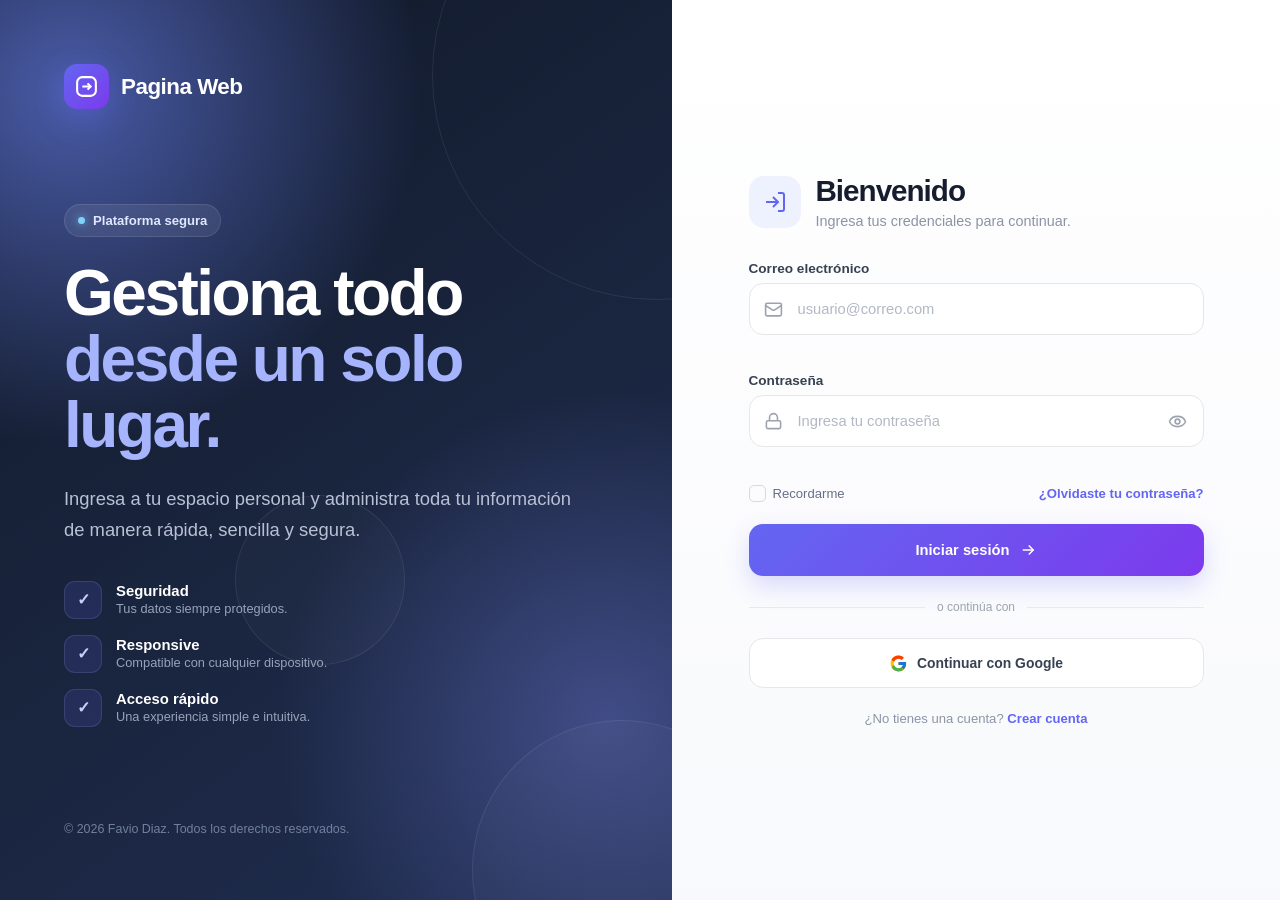
<file: Login_Moderno/index.html>
<!DOCTYPE html>
<html lang="es">
<head>
    <meta charset="UTF-8">
    <meta name="viewport" content="width=device-width, initial-scale=1.0">
    <meta name="description" content="Login moderno y responsive">
    <title>Login | Pagina Web</title>
    <link rel="stylesheet" href="styles.css">
</head>
<body>
    <main class="login-page">
        <section class="welcome-panel">
            <div class="decoration decoration-1"></div>
            <div class="decoration decoration-2"></div>
            <div class="decoration decoration-3"></div>

            <div class="brand">
                <div class="brand-logo">
                    <svg xmlns="http://www.w3.org/2000/svg" viewBox="0 0 24 24" fill="none" stroke="currentColor" stroke-width="2">
                        <rect x="3" y="3" width="18" height="18" rx="5" />
                        <path d="M8 12h8" />
                        <path d="m13 9 3 3-3 3" />
                    </svg>
                </div>
                <span>Pagina Web</span>
            </div>

            <div class="welcome-content">
                <div class="badge">
                    <span class="badge-dot"></span>
                    Plataforma segura
                </div>
                <h1>
                    Gestiona todo
                    <span>desde un solo lugar.</span>
                </h1>
                <p>
                    Ingresa a tu espacio personal y administra
                    toda tu información de manera rápida,
                    sencilla y segura.
                </p>

                <div class="features">
                    <div class="feature">
                        <div class="feature-icon">✓</div>
                        <div>
                            <strong>Seguridad</strong>
                            <p>Tus datos siempre protegidos.</p>
                        </div>
                    </div>
                    <div class="feature">
                        <div class="feature-icon">✓</div>
                        <div>
                            <strong>Responsive</strong>
                            <p>Compatible con cualquier dispositivo.</p>
                        </div>
                    </div>
                    <div class="feature">
                        <div class="feature-icon">✓</div>
                        <div>
                            <strong>Acceso rápido</strong>
                            <p>Una experiencia simple e intuitiva.</p>
                        </div>
                    </div>
                </div>
            </div>

            <div class="welcome-footer">
                © 2026 Favio Diaz. Todos los derechos reservados.
            </div>
        </section>

        <section class="login-container">
            <div class="login-box">
                <div class="mobile-brand">
                    <div class="brand-logo">
                        <svg xmlns="http://www.w3.org/2000/svg" viewBox="0 0 24 24" fill="none" stroke="currentColor" stroke-width="2">
                            <rect x="3" y="3" width="18" height="18" rx="5" />
                            <path d="M8 12h8" />
                            <path d="m13 9 3 3-3 3" />
                        </svg>
                    </div>
                    <span>Pagina Web</span>
                </div>

                <div class="login-header">
                    <div class="login-icon">
                        <svg xmlns="http://www.w3.org/2000/svg" viewBox="0 0 24 24" fill="none" stroke="currentColor" stroke-width="2">
                            <path d="M15 3h4a2 2 0 0 1 2 2v14a2 2 0 0 1-2 2h-4" />
                            <polyline points="10 17 15 12 10 7" />
                            <line x1="15" x2="3" y1="12" y2="12" />
                        </svg>
                    </div>
                    <div>
                        <h2>Bienvenido</h2>
                        <p>Ingresa tus credenciales para continuar.</p>
                    </div>
                </div>

                <form id="loginForm" novalidate>
                    <div class="form-group">
                        <label for="email">Correo electrónico</label>
                        <div class="input-container">
                            <div class="input-icon">
                                <svg xmlns="http://www.w3.org/2000/svg" viewBox="0 0 24 24" fill="none" stroke="currentColor" stroke-width="2">
                                    <rect x="2" y="4" width="20" height="16" rx="2" />
                                    <path d="m22 7-8.97 5.7a2 2 0 0 1-2.06 0L2 7" />
                                </svg>
                            </div>
                            <input type="email" id="email" name="email" placeholder="usuario@correo.com" autocomplete="email">
                        </div>
                        <span class="error-message" id="emailError"></span>
                    </div>

                    <div class="form-group">
                        <label for="password">Contraseña</label>
                        <div class="input-container">
                            <div class="input-icon">
                                <svg xmlns="http://www.w3.org/2000/svg" viewBox="0 0 24 24" fill="none" stroke="currentColor" stroke-width="2">
                                    <rect x="3" y="11" width="18" height="10" rx="2" />
                                    <path d="M7 11V7a5 5 0 0 1 10 0v4" />
                                </svg>
                            </div>
                            <input type="password" id="password" name="password" placeholder="Ingresa tu contraseña" autocomplete="current-password">
                            <button type="button" id="togglePassword" class="toggle-password" aria-label="Mostrar contraseña">
                                <svg id="eyeIcon" xmlns="http://www.w3.org/2000/svg" viewBox="0 0 24 24" fill="none" stroke="currentColor" stroke-width="2">
                                    <path d="M2.06 12.35a1 1 0 0 1 0-.7C3.6 7.95 7.2 5.5 12 5.5s8.4 2.45 9.94 6.15a1 1 0 0 1 0 .7C20.4 16.05 16.8 18.5 12 18.5s-8.4-2.45-9.94-6.15Z" />
                                    <circle cx="12" cy="12" r="3" />
                                </svg>
                            </button>
                        </div>
                        <span class="error-message" id="passwordError"></span>
                    </div>

                    <div class="form-options">
                        <label class="remember">
                            <input type="checkbox" id="remember">
                            <span class="checkmark"></span>
                            Recordarme
                        </label>
                        <a href="#" class="forgot-link">¿Olvidaste tu contraseña?</a>
                    </div>

                    <button type="submit" class="login-button" id="loginButton">
                        <span id="loginText">Iniciar sesión</span>
                        <span class="loader" id="loader"></span>
                        <svg class="login-arrow" xmlns="http://www.w3.org/2000/svg" viewBox="0 0 24 24" fill="none" stroke="currentColor" stroke-width="2">
                            <path d="M5 12h14" />
                            <path d="m13 6 6 6-6 6" />
                        </svg>
                    </button>

                    <div class="form-status" id="formStatus"></div>
                </form>

                <div class="separator">
                    <span></span>
                    <p>o continúa con</p>
                    <span></span>
                </div>

                <button type="button" class="google-button">
                    <svg viewBox="0 0 48 48">
                        <path fill="#FFC107" d="M43.6 20H24v8h11.3C33.7 32.6 29.5 36 24 36c-6.6 0-12-5.4-12-12s5.4-12 12-12c3 0 5.7 1.1 7.8 3l5.7-5.7C34 6 29.3 4 24 4 12.9 4 4 12.9 4 24s8.9 20 20 20c11.6 0 19.3-8.1 19.3-19.5 0-1.3-.1-2.5-.3-4.5z" />
                        <path fill="#FF3D00" d="m6.3 14.7 6.6 4.8C14.7 15.1 18.9 12 24 12c3 0 5.7 1.1 7.8 3l5.7-5.7C34 6 29.3 4 24 4c-7.7 0-14.4 4.4-17.7 10.7z" />
                        <path fill="#4CAF50" d="M24 44c5.2 0 9.8-1.7 13.2-4.7L31 34.1C29 35.5 26.7 36 24 36c-5.5 0-9.7-3.4-11.3-8l-6.5 5C9.5 39.5 16.3 44 24 44z" />
                        <path fill="#1976D2" d="M43.6 20H24v8h11.3c-.8 2.3-2.3 4.2-4.3 5.6l6.2 5.2c3.6-3.3 6.1-8.4 6.1-14.3 0-1.5-.1-3-.4-4.5z" />
                    </svg>
                    Continuar con Google
                </button>

                <p class="register-text">
                    ¿No tienes una cuenta?
                    <a href="#">Crear cuenta</a>
                </p>
            </div>
        </section>
    </main>

    <script src="script.js"></script>
</body>
</html>
</file>
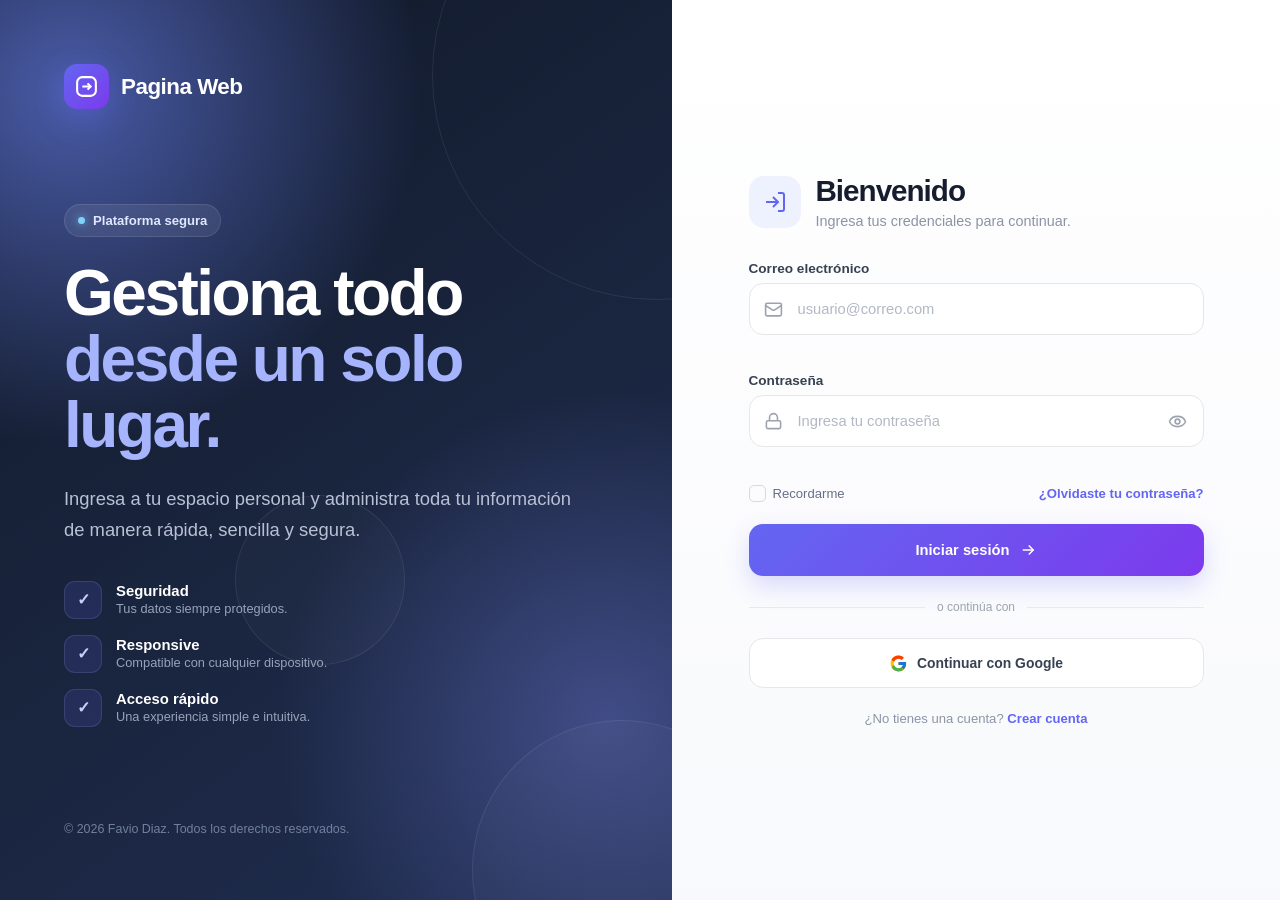
<file: interfaces/001-login-moderno/index.html>
<!DOCTYPE html>
<html lang="es">
<head>
    <meta charset="UTF-8">
    <meta name="viewport" content="width=device-width, initial-scale=1.0">
    <meta name="description" content="Login moderno y responsive">
    <title>Login | Pagina Web</title>
    <link rel="stylesheet" href="styles.css">
</head>
<body>
    <main class="login-page">
        <section class="welcome-panel">
            <div class="decoration decoration-1"></div>
            <div class="decoration decoration-2"></div>
            <div class="decoration decoration-3"></div>

            <div class="brand">
                <div class="brand-logo">
                    <svg xmlns="http://www.w3.org/2000/svg" viewBox="0 0 24 24" fill="none" stroke="currentColor" stroke-width="2">
                        <rect x="3" y="3" width="18" height="18" rx="5" />
                        <path d="M8 12h8" />
                        <path d="m13 9 3 3-3 3" />
                    </svg>
                </div>
                <span>Pagina Web</span>
            </div>

            <div class="welcome-content">
                <div class="badge">
                    <span class="badge-dot"></span>
                    Plataforma segura
                </div>
                <h1>
                    Gestiona todo
                    <span>desde un solo lugar.</span>
                </h1>
                <p>
                    Ingresa a tu espacio personal y administra
                    toda tu información de manera rápida,
                    sencilla y segura.
                </p>

                <div class="features">
                    <div class="feature">
                        <div class="feature-icon">✓</div>
                        <div>
                            <strong>Seguridad</strong>
                            <p>Tus datos siempre protegidos.</p>
                        </div>
                    </div>
                    <div class="feature">
                        <div class="feature-icon">✓</div>
                        <div>
                            <strong>Responsive</strong>
                            <p>Compatible con cualquier dispositivo.</p>
                        </div>
                    </div>
                    <div class="feature">
                        <div class="feature-icon">✓</div>
                        <div>
                            <strong>Acceso rápido</strong>
                            <p>Una experiencia simple e intuitiva.</p>
                        </div>
                    </div>
                </div>
            </div>

            <div class="welcome-footer">
                © 2026 Favio Diaz. Todos los derechos reservados.
            </div>
        </section>

        <section class="login-container">
            <div class="login-box">
                <div class="mobile-brand">
                    <div class="brand-logo">
                        <svg xmlns="http://www.w3.org/2000/svg" viewBox="0 0 24 24" fill="none" stroke="currentColor" stroke-width="2">
                            <rect x="3" y="3" width="18" height="18" rx="5" />
                            <path d="M8 12h8" />
                            <path d="m13 9 3 3-3 3" />
                        </svg>
                    </div>
                    <span>Nova</span>
                </div>

                <div class="login-header">
                    <div class="login-icon">
                        <svg xmlns="http://www.w3.org/2000/svg" viewBox="0 0 24 24" fill="none" stroke="currentColor" stroke-width="2">
                            <path d="M15 3h4a2 2 0 0 1 2 2v14a2 2 0 0 1-2 2h-4" />
                            <polyline points="10 17 15 12 10 7" />
                            <line x1="15" x2="3" y1="12" y2="12" />
                        </svg>
                    </div>
                    <div>
                        <h2>Bienvenido</h2>
                        <p>Ingresa tus credenciales para continuar.</p>
                    </div>
                </div>

                <form id="loginForm" novalidate>
                    <div class="form-group">
                        <label for="email">Correo electrónico</label>
                        <div class="input-container">
                            <div class="input-icon">
                                <svg xmlns="http://www.w3.org/2000/svg" viewBox="0 0 24 24" fill="none" stroke="currentColor" stroke-width="2">
                                    <rect x="2" y="4" width="20" height="16" rx="2" />
                                    <path d="m22 7-8.97 5.7a2 2 0 0 1-2.06 0L2 7" />
                                </svg>
                            </div>
                            <input type="email" id="email" name="email" placeholder="usuario@correo.com" autocomplete="email">
                        </div>
                        <span class="error-message" id="emailError"></span>
                    </div>

                    <div class="form-group">
                        <label for="password">Contraseña</label>
                        <div class="input-container">
                            <div class="input-icon">
                                <svg xmlns="http://www.w3.org/2000/svg" viewBox="0 0 24 24" fill="none" stroke="currentColor" stroke-width="2">
                                    <rect x="3" y="11" width="18" height="10" rx="2" />
                                    <path d="M7 11V7a5 5 0 0 1 10 0v4" />
                                </svg>
                            </div>
                            <input type="password" id="password" name="password" placeholder="Ingresa tu contraseña" autocomplete="current-password">
                            <button type="button" id="togglePassword" class="toggle-password" aria-label="Mostrar contraseña">
                                <svg id="eyeIcon" xmlns="http://www.w3.org/2000/svg" viewBox="0 0 24 24" fill="none" stroke="currentColor" stroke-width="2">
                                    <path d="M2.06 12.35a1 1 0 0 1 0-.7C3.6 7.95 7.2 5.5 12 5.5s8.4 2.45 9.94 6.15a1 1 0 0 1 0 .7C20.4 16.05 16.8 18.5 12 18.5s-8.4-2.45-9.94-6.15Z" />
                                    <circle cx="12" cy="12" r="3" />
                                </svg>
                            </button>
                        </div>
                        <span class="error-message" id="passwordError"></span>
                    </div>

                    <div class="form-options">
                        <label class="remember">
                            <input type="checkbox" id="remember">
                            <span class="checkmark"></span>
                            Recordarme
                        </label>
                        <a href="#" class="forgot-link">¿Olvidaste tu contraseña?</a>
                    </div>

                    <button type="submit" class="login-button" id="loginButton">
                        <span id="loginText">Iniciar sesión</span>
                        <span class="loader" id="loader"></span>
                        <svg class="login-arrow" xmlns="http://www.w3.org/2000/svg" viewBox="0 0 24 24" fill="none" stroke="currentColor" stroke-width="2">
                            <path d="M5 12h14" />
                            <path d="m13 6 6 6-6 6" />
                        </svg>
                    </button>

                    <div class="form-status" id="formStatus"></div>
                </form>

                <div class="separator">
                    <span></span>
                    <p>o continúa con</p>
                    <span></span>
                </div>

                <button type="button" class="google-button">
                    <svg viewBox="0 0 48 48">
                        <path fill="#FFC107" d="M43.6 20H24v8h11.3C33.7 32.6 29.5 36 24 36c-6.6 0-12-5.4-12-12s5.4-12 12-12c3 0 5.7 1.1 7.8 3l5.7-5.7C34 6 29.3 4 24 4 12.9 4 4 12.9 4 24s8.9 20 20 20c11.6 0 19.3-8.1 19.3-19.5 0-1.3-.1-2.5-.3-4.5z" />
                        <path fill="#FF3D00" d="m6.3 14.7 6.6 4.8C14.7 15.1 18.9 12 24 12c3 0 5.7 1.1 7.8 3l5.7-5.7C34 6 29.3 4 24 4c-7.7 0-14.4 4.4-17.7 10.7z" />
                        <path fill="#4CAF50" d="M24 44c5.2 0 9.8-1.7 13.2-4.7L31 34.1C29 35.5 26.7 36 24 36c-5.5 0-9.7-3.4-11.3-8l-6.5 5C9.5 39.5 16.3 44 24 44z" />
                        <path fill="#1976D2" d="M43.6 20H24v8h11.3c-.8 2.3-2.3 4.2-4.3 5.6l6.2 5.2c3.6-3.3 6.1-8.4 6.1-14.3 0-1.5-.1-3-.4-4.5z" />
                    </svg>
                    Continuar con Google
                </button>

                <p class="register-text">
                    ¿No tienes una cuenta?
                    <a href="#">Crear cuenta</a>
                </p>
            </div>
        </section>
    </main>

    <script src="script.js"></script>
</body>
</html>
</file>
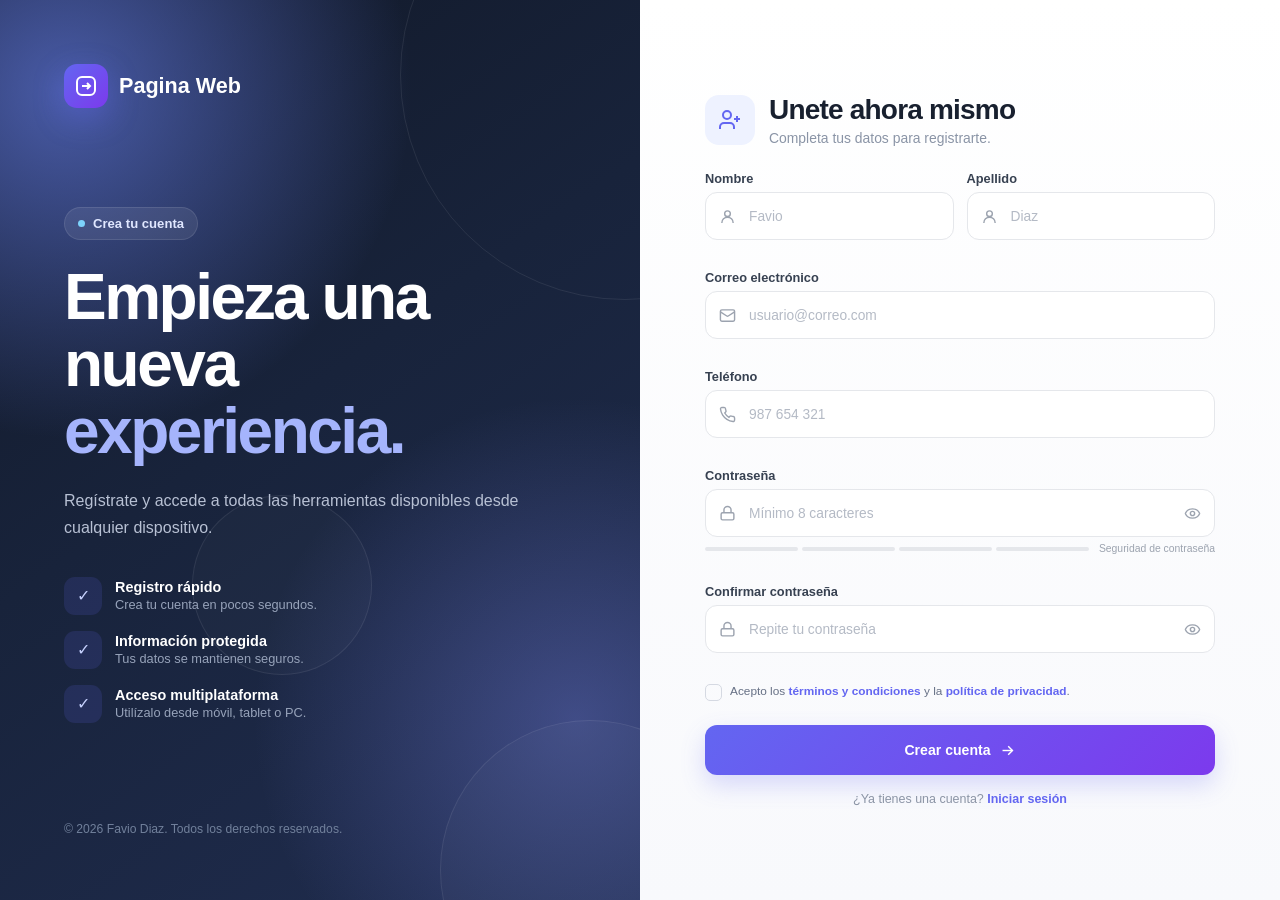
<file: interfaces/002-registro-usuario/index.html>
<!DOCTYPE html>
<html lang="es">
<head>
    <meta charset="UTF-8">
    <meta name="viewport" content="width=device-width, initial-scale=1.0">
    <title>Crear cuenta</title>
    <link rel="stylesheet" href="styles.css">
</head>
<body>
    <main class="register-page">
        <section class="welcome-panel">
            <div class="decoration decoration-1"></div>
            <div class="decoration decoration-2"></div>
            <div class="decoration decoration-3"></div>

            <div class="brand">
                <div class="brand-logo">
                    <svg xmlns="http://www.w3.org/2000/svg" viewBox="0 0 24 24" fill="none" stroke="currentColor" stroke-width="2">
                        <rect x="3" y="3" width="18" height="18" rx="5" />
                        <path d="M8 12h8" />
                        <path d="m13 9 3 3-3 3" />
                    </svg>
                </div>
                <span>Pagina Web</span>
            </div>

            <div class="welcome-content">
                <div class="badge">
                    <span class="badge-dot"></span>
                    Crea tu cuenta
                </div>
                <h1>
                    Empieza una nueva
                    <span>experiencia.</span>
                </h1>
                <p>
                    Regístrate y accede a todas las herramientas
                    disponibles desde cualquier dispositivo.
                </p>

                <div class="features">
                    <div class="feature">
                        <div class="feature-icon">✓</div>
                        <div>
                            <strong>Registro rápido</strong>
                            <p>Crea tu cuenta en pocos segundos.</p>
                        </div>
                    </div>
                    <div class="feature">
                        <div class="feature-icon">✓</div>
                        <div>
                            <strong>Información protegida</strong>
                            <p>Tus datos se mantienen seguros.</p>
                        </div>
                    </div>
                    <div class="feature">
                        <div class="feature-icon">✓</div>
                        <div>
                            <strong>Acceso multiplataforma</strong>
                            <p>Utilízalo desde móvil, tablet o PC.</p>
                        </div>
                    </div>
                </div>
            </div>

            <div class="welcome-footer">
                © 2026 Favio Diaz. Todos los derechos reservados.
            </div>
        </section>

        <section class="register-container">
            <div class="register-box">
                <div class="mobile-brand">
                    <div class="brand-logo">
                        <svg xmlns="http://www.w3.org/2000/svg" viewBox="0 0 24 24" fill="none" stroke="currentColor" stroke-width="2">
                            <rect x="3" y="3" width="18" height="18" rx="5" />
                            <path d="M8 12h8" />
                            <path d="m13 9 3 3-3 3" />
                        </svg>
                    </div>
                    <span>Registrate</span>
                </div>

                <div class="register-header">
                    <div class="register-icon">
                        <svg xmlns="http://www.w3.org/2000/svg" viewBox="0 0 24 24" fill="none" stroke="currentColor" stroke-width="2">
                            <path d="M16 21v-2a4 4 0 0 0-4-4H6a4 4 0 0 0-4 4v2" />
                            <circle cx="9" cy="7" r="4" />
                            <line x1="19" y1="8" x2="19" y2="14" />
                            <line x1="22" y1="11" x2="16" y2="11" />
                        </svg>
                    </div>
                    <div>
                        <h2>Unete ahora mismo</h2>
                        <p>Completa tus datos para registrarte.</p>
                    </div>
                </div>

                <form id="registerForm" novalidate>
                    <div class="form-row">
                        <div class="form-group">
                            <label for="name">Nombre</label>
                            <div class="input-container">
                                <span class="input-icon">
                                    <svg xmlns="http://www.w3.org/2000/svg" viewBox="0 0 24 24" fill="none" stroke="currentColor" stroke-width="2">
                                        <circle cx="12" cy="8" r="4" />
                                        <path d="M4 21a8 8 0 0 1 16 0" />
                                    </svg>
                                </span>
                                <input type="text" id="name" placeholder="Favio" autocomplete="given-name">
                            </div>
                            <span class="error-message" id="nameError"></span>
                        </div>

                        <div class="form-group">
                            <label for="lastName">Apellido</label>
                            <div class="input-container">
                                <span class="input-icon">
                                    <svg xmlns="http://www.w3.org/2000/svg" viewBox="0 0 24 24" fill="none" stroke="currentColor" stroke-width="2">
                                        <circle cx="12" cy="8" r="4" />
                                        <path d="M4 21a8 8 0 0 1 16 0" />
                                    </svg>
                                </span>
                                <input type="text" id="lastName" placeholder="Diaz" autocomplete="family-name">
                            </div>
                            <span class="error-message" id="lastNameError"></span>
                        </div>
                    </div>

                    <div class="form-group">
                        <label for="email">Correo electrónico</label>
                        <div class="input-container">
                            <span class="input-icon">
                                <svg xmlns="http://www.w3.org/2000/svg" viewBox="0 0 24 24" fill="none" stroke="currentColor" stroke-width="2">
                                    <rect x="2" y="4" width="20" height="16" rx="2" />
                                    <path d="m22 7-8.97 5.7a2 2 0 0 1-2.06 0L2 7" />
                                </svg>
                            </span>
                            <input type="email" id="email" placeholder="usuario@correo.com" autocomplete="email">
                        </div>
                        <span class="error-message" id="emailError"></span>
                    </div>

                    <div class="form-group">
                        <label for="phone">Teléfono</label>
                        <div class="input-container">
                            <span class="input-icon">
                                <svg xmlns="http://www.w3.org/2000/svg" viewBox="0 0 24 24" fill="none" stroke="currentColor" stroke-width="2">
                                    <path d="M22 16.92v3a2 2 0 0 1-2.18 2 19.79 19.79 0 0 1-8.63-3.07 19.5 19.5 0 0 1-6-6 19.79 19.79 0 0 1-3.07-8.67 A2 2 0 0 1 4.11 2h3 a2 2 0 0 1 2 1.72 12.84 12.84 0 0 0 .7 2.81 2 2 0 0 1-.45 2.11L8.09 9.91 a16 16 0 0 0 6 6l1.27-1.27 a2 2 0 0 1 2.11-.45 12.84 12.84 0 0 0 2.81.7 A2 2 0 0 1 22 16.92z" />
                                </svg>
                            </span>
                            <input type="tel" id="phone" placeholder="987 654 321" autocomplete="tel">
                        </div>
                        <span class="error-message" id="phoneError"></span>
                    </div>

                    <div class="form-group">
                        <label for="password">Contraseña</label>
                        <div class="input-container">
                            <span class="input-icon">
                                <svg xmlns="http://www.w3.org/2000/svg" viewBox="0 0 24 24" fill="none" stroke="currentColor" stroke-width="2">
                                    <rect x="3" y="11" width="18" height="10" rx="2" />
                                    <path d="M7 11V7a5 5 0 0 1 10 0v4" />
                                </svg>
                            </span>
                            <input type="password" id="password" placeholder="Mínimo 8 caracteres" autocomplete="new-password">
                            <button type="button" class="toggle-password" data-target="password" aria-label="Mostrar contraseña">
                                <svg xmlns="http://www.w3.org/2000/svg" viewBox="0 0 24 24" fill="none" stroke="currentColor" stroke-width="2">
                                    <path d="M2.06 12.35a1 1 0 0 1 0-.7 C3.6 7.95 7.2 5.5 12 5.5 s8.4 2.45 9.94 6.15 a1 1 0 0 1 0 .7 C20.4 16.05 16.8 18.5 12 18.5 s-8.4-2.45-9.94-6.15Z" />
                                    <circle cx="12" cy="12" r="3" />
                                </svg>
                            </button>
                        </div>
                        <div class="password-strength">
                            <div class="strength-bars">
                                <span></span>
                                <span></span>
                                <span></span>
                                <span></span>
                            </div>
                            <p id="strengthText">Seguridad de contraseña</p>
                        </div>
                        <span class="error-message" id="passwordError"></span>
                    </div>

                    <div class="form-group">
                        <label for="confirmPassword">Confirmar contraseña</label>
                        <div class="input-container">
                            <span class="input-icon">
                                <svg xmlns="http://www.w3.org/2000/svg" viewBox="0 0 24 24" fill="none" stroke="currentColor" stroke-width="2">
                                    <rect x="3" y="11" width="18" height="10" rx="2" />
                                    <path d="M7 11V7a5 5 0 0 1 10 0v4" />
                                </svg>
                            </span>
                            <input type="password" id="confirmPassword" placeholder="Repite tu contraseña" autocomplete="new-password">
                            <button type="button" class="toggle-password" data-target="confirmPassword" aria-label="Mostrar contraseña">
                                <svg xmlns="http://www.w3.org/2000/svg" viewBox="0 0 24 24" fill="none" stroke="currentColor" stroke-width="2">
                                    <path d="M2.06 12.35a1 1 0 0 1 0-.7 C3.6 7.95 7.2 5.5 12 5.5 s8.4 2.45 9.94 6.15 a1 1 0 0 1 0 .7 C20.4 16.05 16.8 18.5 12 18.5 s-8.4-2.45-9.94-6.15Z" />
                                    <circle cx="12" cy="12" r="3" />
                                </svg>
                            </button>
                        </div>
                        <span class="error-message" id="confirmPasswordError"></span>
                    </div>

                    <label class="terms">
                        <input type="checkbox" id="terms">
                        <span class="checkmark"></span>
                        <span>
                            Acepto los
                            <a href="#">términos y condiciones</a>
                            y la
                            <a href="#">política de privacidad</a>.
                        </span>
                    </label>
                    <span class="error-message terms-error" id="termsError"></span>

                    <button type="submit" class="register-button" id="registerButton">
                        <span id="registerText">Crear cuenta</span>
                        <span class="loader" id="loader"></span>
                        <svg class="button-arrow" xmlns="http://www.w3.org/2000/svg" viewBox="0 0 24 24" fill="none" stroke="currentColor" stroke-width="2">
                            <path d="M5 12h14" />
                            <path d="m13 6 6 6-6 6" />
                        </svg>
                    </button>

                    <div id="formStatus" class="form-status"></div>
                </form>

                <p class="login-text">
                    ¿Ya tienes una cuenta?
                    <a href="index.html">Iniciar sesión</a>
                </p>
            </div>
        </section>
    </main>

    <script src="script.js"></script>
</body>
</html>
</file>
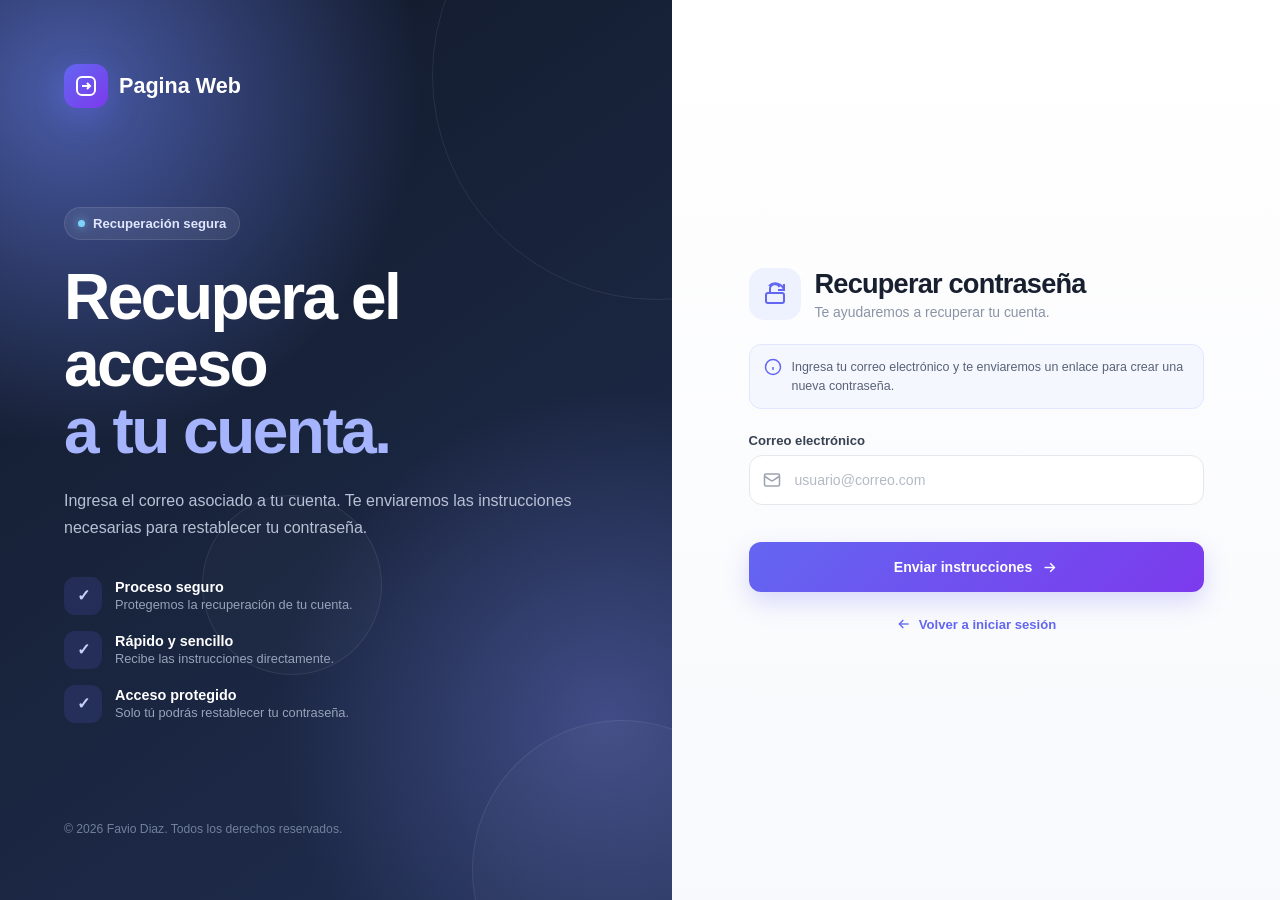
<file: interfaces/003-recuperar-contrasena/index.html>
<!DOCTYPE html>
<html lang="es">
<head>
    <meta charset="UTF-8">
    <meta name="viewport" content="width=device-width, initial-scale=1.0">
    <meta name="description" content="Recuperar contraseña">
    <title>Recuperar contraseña</title>
    <link rel="stylesheet" href="styles.css">
</head>
<body>
    <main class="recovery-page">
        <section class="welcome-panel">
            <div class="decoration decoration-1"></div>
            <div class="decoration decoration-2"></div>
            <div class="decoration decoration-3"></div>

            <div class="brand">
                <div class="brand-logo">
                    <svg xmlns="http://www.w3.org/2000/svg" viewBox="0 0 24 24" fill="none" stroke="currentColor" stroke-width="2">
                        <rect x="3" y="3" width="18" height="18" rx="5" />
                        <path d="M8 12h8" />
                        <path d="m13 9 3 3-3 3" />
                    </svg>
                </div>
                <span>Pagina Web</span>
            </div>

            <div class="welcome-content">
                <div class="badge">
                    <span class="badge-dot"></span>
                    Recuperación segura
                </div>

                <h1>
                    Recupera el acceso
                    <span>a tu cuenta.</span>
                </h1>

                <p>
                    Ingresa el correo asociado a tu cuenta.
                    Te enviaremos las instrucciones necesarias
                    para restablecer tu contraseña.
                </p>

                <div class="features">
                    <div class="feature">
                        <div class="feature-icon">✓</div>
                        <div>
                            <strong>Proceso seguro</strong>
                            <p>Protegemos la recuperación de tu cuenta.</p>
                        </div>
                    </div>

                    <div class="feature">
                        <div class="feature-icon">✓</div>
                        <div>
                            <strong>Rápido y sencillo</strong>
                            <p>Recibe las instrucciones directamente.</p>
                        </div>
                    </div>

                    <div class="feature">
                        <div class="feature-icon">✓</div>
                        <div>
                            <strong>Acceso protegido</strong>
                            <p>Solo tú podrás restablecer tu contraseña.</p>
                        </div>
                    </div>
                </div>
            </div>

            <div class="welcome-footer">
                © 2026 Favio Diaz. Todos los derechos reservados.
            </div>
        </section>

        <section class="recovery-container">
            <div class="recovery-box">
                <div class="mobile-brand">
                    <div class="brand-logo">
                        <svg xmlns="http://www.w3.org/2000/svg" viewBox="0 0 24 24" fill="none" stroke="currentColor" stroke-width="2">
                            <rect x="3" y="3" width="18" height="18" rx="5" />
                            <path d="M8 12h8" />
                            <path d="m13 9 3 3-3 3" />
                        </svg>
                    </div>
                    <span>Recupera tu contraseña</span>
                </div>

                <div class="recovery-header">
                    <div class="recovery-icon">
                        <svg xmlns="http://www.w3.org/2000/svg" viewBox="0 0 24 24" fill="none" stroke="currentColor" stroke-width="2">
                            <rect x="3" y="11" width="18" height="10" rx="2" />
                            <path d="M7 11V7a5 5 0 0 1 9.5-2" />
                            <path d="M21 2v6h-6" />
                            <path d="M21 8a9 9 0 0 0-15-4" />
                        </svg>
                    </div>

                    <div>
                        <h2>Recuperar contraseña</h2>
                        <p>Te ayudaremos a recuperar tu cuenta.</p>
                    </div>
                </div>

                <div class="recovery-info">
                    <div class="info-icon">
                        <svg xmlns="http://www.w3.org/2000/svg" viewBox="0 0 24 24" fill="none" stroke="currentColor" stroke-width="2">
                            <circle cx="12" cy="12" r="10" />
                            <path d="M12 16v-4" />
                            <path d="M12 8h.01" />
                        </svg>
                    </div>

                    <p>
                        Ingresa tu correo electrónico y te enviaremos
                        un enlace para crear una nueva contraseña.
                    </p>
                </div>

                <form id="recoveryForm" novalidate>
                    <div class="form-group">
                        <label for="email">Correo electrónico</label>

                        <div class="input-container">
                            <span class="input-icon">
                                <svg xmlns="http://www.w3.org/2000/svg" viewBox="0 0 24 24" fill="none" stroke="currentColor" stroke-width="2">
                                    <rect x="2" y="4" width="20" height="16" rx="2" />
                                    <path d="m22 7-8.97 5.7a2 2 0 0 1-2.06 0L2 7" />
                                </svg>
                            </span>

                            <input type="email" id="email" name="email" placeholder="usuario@correo.com" autocomplete="email">
                        </div>

                        <span id="emailError" class="error-message"></span>
                    </div>

                    <button type="submit" class="recovery-button" id="recoveryButton">
                        <span id="recoveryText">Enviar instrucciones</span>
                        <span class="loader" id="loader"></span>
                        <svg class="button-arrow" xmlns="http://www.w3.org/2000/svg" viewBox="0 0 24 24" fill="none" stroke="currentColor" stroke-width="2">
                            <path d="M5 12h14" />
                            <path d="m13 6 6 6-6 6" />
                        </svg>
                    </button>

                    <div class="form-status" id="formStatus"></div>
                </form>

                <a href="index.html" class="back-login">
                    <svg xmlns="http://www.w3.org/2000/svg" viewBox="0 0 24 24" fill="none" stroke="currentColor" stroke-width="2">
                        <path d="M19 12H5" />
                        <path d="m11 18-6-6 6-6" />
                    </svg>
                    Volver a iniciar sesión
                </a>
            </div>
        </section>
    </main>

    <script src="script.js"></script>
</body>
</html>
</file>
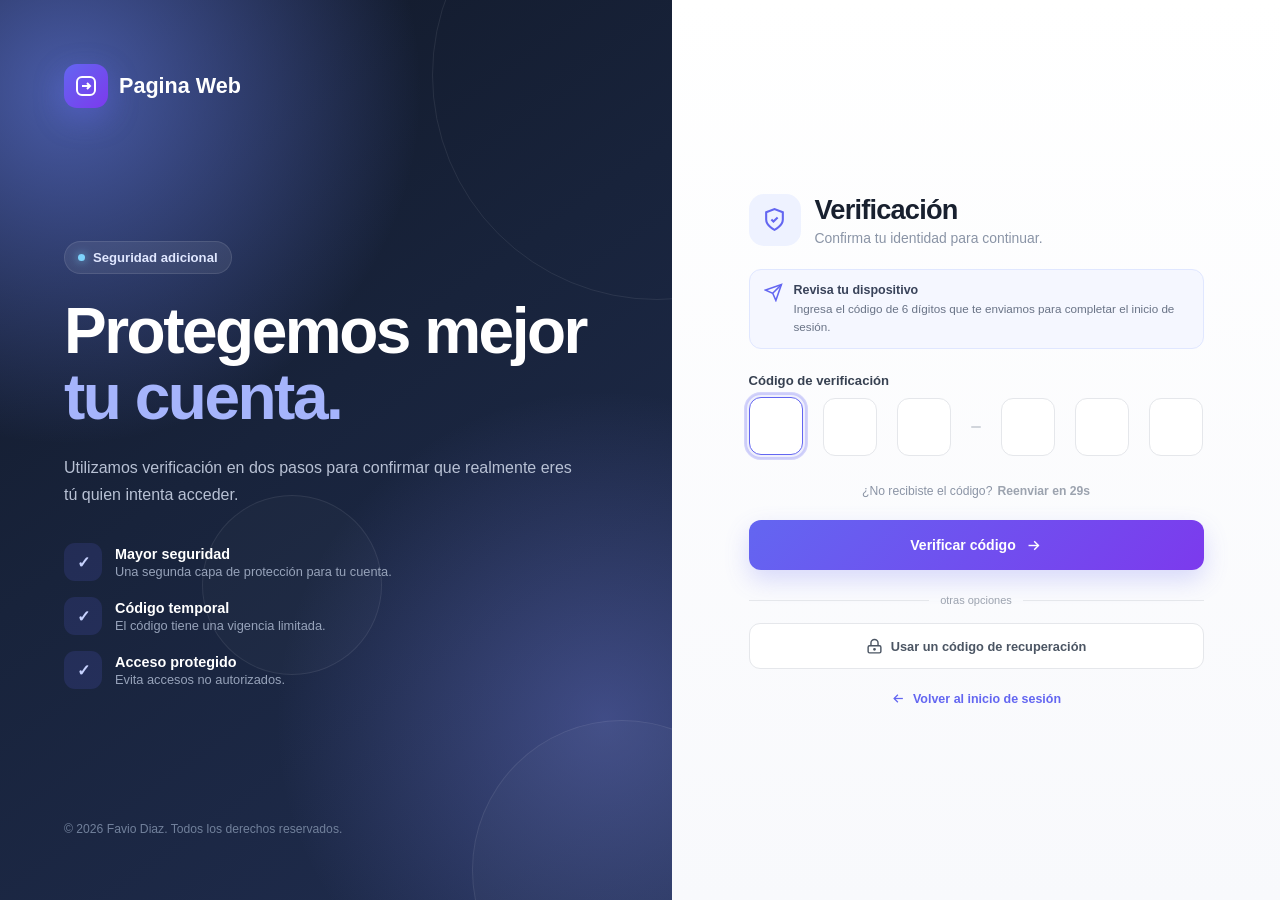
<file: interfaces/004-verificacion-2fa/index.html>
<!DOCTYPE html>
<html lang="es">
<head>
    <meta charset="UTF-8">
    <meta name="viewport" content="width=device-width, initial-scale=1.0">
    <meta name="description" content="Verificación en dos pasos">
    <title>Verificación</title>
    <link rel="stylesheet" href="styles.css">
</head>
<body>
    <main class="verification-page">
        <section class="welcome-panel">
            <div class="decoration decoration-1"></div>
            <div class="decoration decoration-2"></div>
            <div class="decoration decoration-3"></div>

            <div class="brand">
                <div class="brand-logo">
                    <svg xmlns="http://www.w3.org/2000/svg" viewBox="0 0 24 24" fill="none" stroke="currentColor" stroke-width="2">
                        <rect x="3" y="3" width="18" height="18" rx="5" />
                        <path d="M8 12h8" />
                        <path d="m13 9 3 3-3 3" />
                    </svg>
                </div>
                <span>Pagina Web</span>
            </div>

            <div class="welcome-content">
                <div class="badge">
                    <span class="badge-dot"></span>
                    Seguridad adicional
                </div>

                <h1>
                    Protegemos mejor
                    <span>tu cuenta.</span>
                </h1>

                <p>
                    Utilizamos verificación en dos pasos para confirmar
                    que realmente eres tú quien intenta acceder.
                </p>

                <div class="features">
                    <div class="feature">
                        <div class="feature-icon">✓</div>
                        <div>
                            <strong>Mayor seguridad</strong>
                            <p>Una segunda capa de protección para tu cuenta.</p>
                        </div>
                    </div>

                    <div class="feature">
                        <div class="feature-icon">✓</div>
                        <div>
                            <strong>Código temporal</strong>
                            <p>El código tiene una vigencia limitada.</p>
                        </div>
                    </div>

                    <div class="feature">
                        <div class="feature-icon">✓</div>
                        <div>
                            <strong>Acceso protegido</strong>
                            <p>Evita accesos no autorizados.</p>
                        </div>
                    </div>
                </div>
            </div>

            <div class="welcome-footer">
                © 2026 Favio Diaz. Todos los derechos reservados.
            </div>
        </section>

        <section class="verification-container">
            <div class="verification-box">
                <div class="mobile-brand">
                    <div class="brand-logo">
                        <svg xmlns="http://www.w3.org/2000/svg" viewBox="0 0 24 24" fill="none" stroke="currentColor" stroke-width="2">
                            <rect x="3" y="3" width="18" height="18" rx="5" />
                            <path d="M8 12h8" />
                            <path d="m13 9 3 3-3 3" />
                        </svg>
                    </div>
                    <span>Nova</span>
                </div>

                <div class="verification-header">
                    <div class="verification-icon">
                        <svg xmlns="http://www.w3.org/2000/svg" viewBox="0 0 24 24" fill="none" stroke="currentColor" stroke-width="2">
                            <path d="M12 22s8-4 8-10V5l-8-3-8 3v7c0 6 8 10 8 10z" />
                            <path d="m9 12 2 2 4-4" />
                        </svg>
                    </div>

                    <div>
                        <h2>Verificación</h2>
                        <p>Confirma tu identidad para continuar.</p>
                    </div>
                </div>

                <div class="verification-info">
                    <div class="info-icon">
                        <svg xmlns="http://www.w3.org/2000/svg" viewBox="0 0 24 24" fill="none" stroke="currentColor" stroke-width="2">
                            <path d="M22 2 11 13" />
                            <path d="m22 2-7 20-4-9-9-4Z" />
                        </svg>
                    </div>

                    <div>
                        <strong>Revisa tu dispositivo</strong>
                        <p>
                            Ingresa el código de 6 dígitos que te enviamos
                            para completar el inicio de sesión.
                        </p>
                    </div>
                </div>

                <form id="verificationForm" novalidate>
                    <label class="code-label">Código de verificación</label>

                    <div class="code-container" id="codeContainer">
                        <input type="text" inputmode="numeric" maxlength="1" class="code-input" autocomplete="one-time-code" aria-label="Dígito 1">
                        <input type="text" inputmode="numeric" maxlength="1" class="code-input" aria-label="Dígito 2">
                        <input type="text" inputmode="numeric" maxlength="1" class="code-input" aria-label="Dígito 3">
                        <span class="code-separator"></span>
                        <input type="text" inputmode="numeric" maxlength="1" class="code-input" aria-label="Dígito 4">
                        <input type="text" inputmode="numeric" maxlength="1" class="code-input" aria-label="Dígito 5">
                        <input type="text" inputmode="numeric" maxlength="1" class="code-input" aria-label="Dígito 6">
                    </div>

                    <span class="error-message" id="codeError"></span>

                    <div class="resend-section">
                        <span>¿No recibiste el código?</span>
                        <button type="button" id="resendButton" class="resend-button" disabled>
                            Reenviar en
                            <span id="timer">30</span>s
                        </button>
                    </div>

                    <button type="submit" class="verification-button" id="verificationButton">
                        <span id="verificationText">Verificar código</span>
                        <span class="loader" id="loader"></span>
                        <svg class="button-arrow" xmlns="http://www.w3.org/2000/svg" viewBox="0 0 24 24" fill="none" stroke="currentColor" stroke-width="2">
                            <path d="M5 12h14" />
                            <path d="m13 6 6 6-6 6" />
                        </svg>
                    </button>

                    <div class="form-status" id="formStatus"></div>
                </form>

                <div class="alternative">
                    <span></span>
                    <p>otras opciones</p>
                    <span></span>
                </div>

                <button type="button" class="alternative-button">
                    <svg xmlns="http://www.w3.org/2000/svg" viewBox="0 0 24 24" fill="none" stroke="currentColor" stroke-width="2">
                        <rect x="3" y="11" width="18" height="10" rx="2" />
                        <circle cx="12" cy="16" r="1" />
                        <path d="M7 11V7a5 5 0 0 1 10 0v4" />
                    </svg>
                    Usar un código de recuperación
                </button>

                <a href="index.html" class="back-login">
                    <svg xmlns="http://www.w3.org/2000/svg" viewBox="0 0 24 24" fill="none" stroke="currentColor" stroke-width="2">
                        <path d="M19 12H5" />
                        <path d="m11 18-6-6 6-6" />
                    </svg>
                    Volver al inicio de sesión
                </a>
            </div>
        </section>
    </main>

    <script src="script.js"></script>
</body>
</html>
</file>
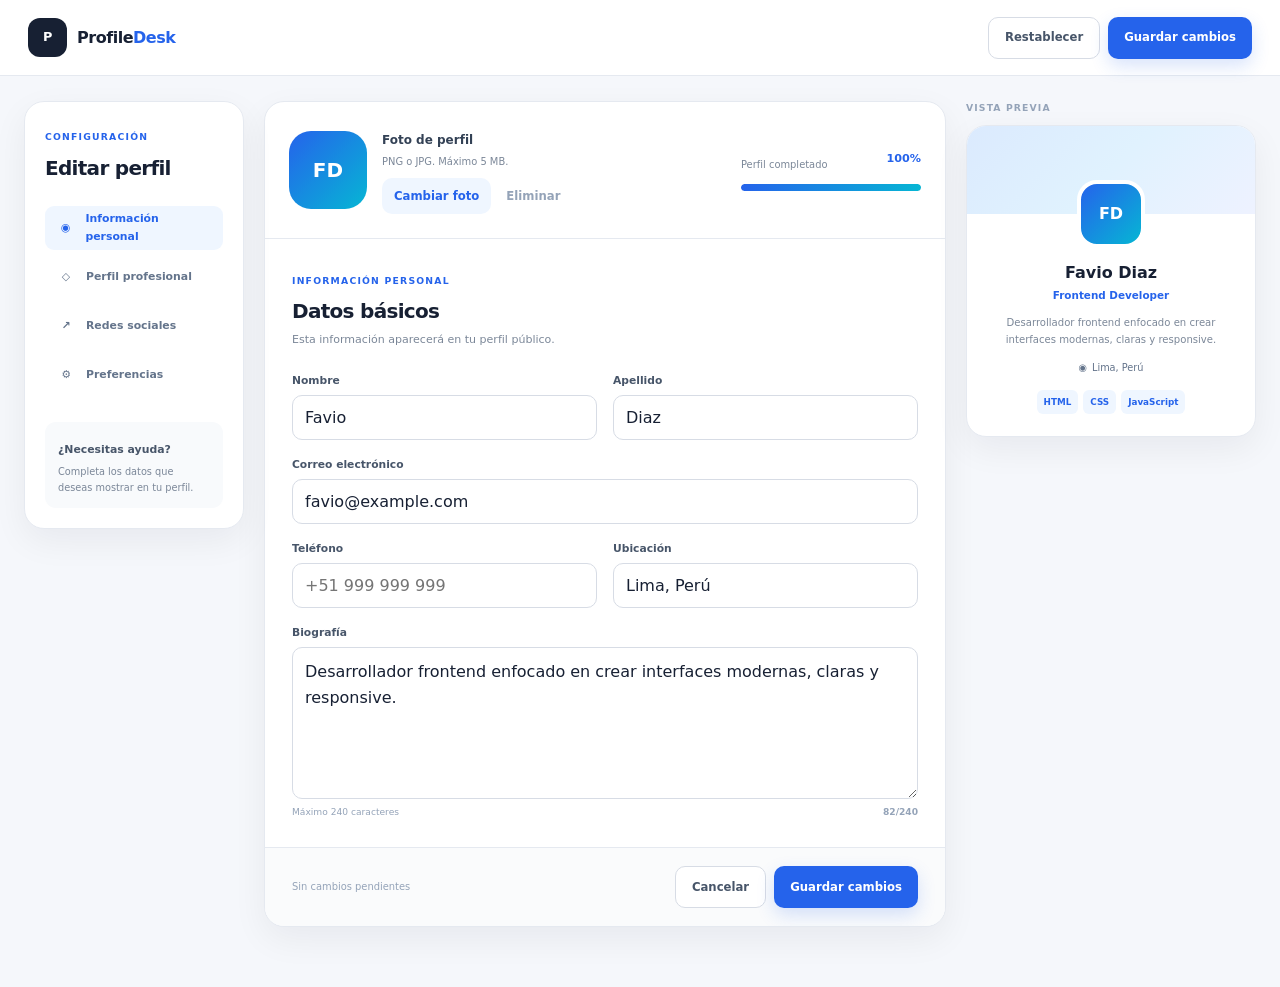
<file: interfaces/006-editar-perfil/index.html>
<!DOCTYPE html>
<html lang="es">
<head>
  <meta charset="UTF-8">
  <meta name="viewport" content="width=device-width, initial-scale=1.0">
  <meta name="description" content="Interfaz responsive para editar perfil de usuario.">
  <title>Editar Perfil</title>
  <link rel="stylesheet" href="styles.css">
</head>
<body>
  <main class="page">
    <header class="header">
      <a href="../../" class="brand">
        <span class="brand-icon">P</span>
        <span>Profile<span>Desk</span></span>
      </a>
      <div class="header-actions">
        <button type="button" class="ghost-button" id="resetButton">Restablecer</button>
        <button type="button" class="primary-button" id="headerSaveButton">Guardar cambios</button>
      </div>
    </header>
    <div class="layout">
      <aside class="sidebar">
        <div class="sidebar-title">
          <span>CONFIGURACIÓN</span>
          <h1>Editar perfil</h1>
        </div>
        <nav class="sidebar-nav">
          <button class="nav-item active" data-section="personal">
            <span class="nav-icon">◉</span>
            Información personal
          </button>
          <button class="nav-item" data-section="professional">
            <span class="nav-icon">◇</span>
            Perfil profesional
          </button>
          <button class="nav-item" data-section="social">
            <span class="nav-icon">↗</span>
            Redes sociales
          </button>
          <button class="nav-item" data-section="preferences">
            <span class="nav-icon">⚙</span>
            Preferencias
          </button>
        </nav>
        <div class="sidebar-help">
          <span>¿Necesitas ayuda?</span>
          <p>Completa los datos que deseas mostrar en tu perfil.</p>
        </div>
      </aside>
      <section class="content">
        <section class="profile-header">
          <div class="avatar-area">
            <div class="avatar" id="avatarPreview">FD</div>
            <div>
              <strong>Foto de perfil</strong>
              <p>PNG o JPG. Máximo 5 MB.</p>
              <div class="avatar-actions">
                <label for="avatarInput" class="upload-button">Cambiar foto</label>
                <input type="file" id="avatarInput" accept="image/png,image/jpeg" hidden>
                <button type="button" class="remove-button" id="removeAvatarButton">Eliminar</button>
              </div>
            </div>
          </div>
          <div class="completion">
            <span>Perfil completado</span>
            <strong id="completionValue">80%</strong>
            <div class="completion-bar">
              <span id="completionBar" style="width: 80%"></span>
            </div>
          </div>
        </section>
        <form id="profileForm" novalidate>
          <section class="form-section active" id="personal">
            <div class="section-heading">
              <div>
                <span class="section-kicker">INFORMACIÓN PERSONAL</span>
                <h2>Datos básicos</h2>
                <p>Esta información aparecerá en tu perfil público.</p>
              </div>
            </div>
            <div class="form-grid">
              <div class="form-group">
                <label for="firstName">Nombre</label>
                <input type="text" id="firstName" value="Favio" required>
              </div>
              <div class="form-group">
                <label for="lastName">Apellido</label>
                <input type="text" id="lastName" value="Diaz" required>
              </div>
              <div class="form-group full">
                <label for="email">Correo electrónico</label>
                <input type="email" id="email" value="favio@example.com" required>
              </div>
              <div class="form-group">
                <label for="phone">Teléfono</label>
                <input type="tel" id="phone" placeholder="+51 999 999 999">
              </div>
              <div class="form-group">
                <label for="location">Ubicación</label>
                <input type="text" id="location" value="Lima, Perú">
              </div>
              <div class="form-group full">
                <label for="bio">Biografía</label>
                <textarea id="bio" rows="5" maxlength="240" placeholder="Cuéntanos sobre ti...">Desarrollador frontend enfocado en crear interfaces modernas, claras y responsive.</textarea>
                <div class="field-bottom">
                  <span>Máximo 240 caracteres</span>
                  <strong id="bioCounter">82/240</strong>
                </div>
              </div>
            </div>
          </section>
          <section class="form-section" id="professional">
            <div class="section-heading">
              <div>
                <span class="section-kicker">PERFIL PROFESIONAL</span>
                <h2>Información laboral</h2>
                <p>Añade tu rol, empresa y especialidad.</p>
              </div>
            </div>
            <div class="form-grid">
              <div class="form-group full">
                <label for="jobTitle">Cargo o especialidad</label>
                <input type="text" id="jobTitle" value="Frontend Developer">
              </div>
              <div class="form-group">
                <label for="company">Empresa</label>
                <input type="text" id="company" placeholder="Nombre de empresa">
              </div>
              <div class="form-group">
                <label for="experience">Experiencia</label>
                <select id="experience">
                  <option value="">Seleccionar</option>
                  <option>Menos de 1 año</option>
                  <option selected>1 - 2 años</option>
                  <option>3 - 5 años</option>
                  <option>Más de 5 años</option>
                </select>
              </div>
              <div class="form-group full">
                <label for="website">Sitio web</label>
                <input type="url" id="website" placeholder="https://...">
              </div>
              <div class="form-group full">
                <label>Tecnologías</label>
                <div class="skills">
                  <label class="skill-chip">
                    <input type="checkbox" checked>
                    <span>HTML5</span>
                  </label>
                  <label class="skill-chip">
                    <input type="checkbox" checked>
                    <span>CSS3</span>
                  </label>
                  <label class="skill-chip">
                    <input type="checkbox" checked>
                    <span>JavaScript</span>
                  </label>
                  <label class="skill-chip">
                    <input type="checkbox">
                    <span>React</span>
                  </label>
                  <label class="skill-chip">
                    <input type="checkbox">
                    <span>TypeScript</span>
                  </label>
                </div>
              </div>
            </div>
          </section>
          <section class="form-section" id="social">
            <div class="section-heading">
              <div>
                <span class="section-kicker">REDES</span>
                <h2>Presencia digital</h2>
                <p>Añade enlaces a tus perfiles profesionales.</p>
              </div>
            </div>
            <div class="social-fields">
              <div class="social-field">
                <div class="social-icon github">GH</div>
                <div>
                  <label for="github">GitHub</label>
                  <input type="url" id="github" placeholder="https://github.com/usuario">
                </div>
              </div>
              <div class="social-field">
                <div class="social-icon linkedin">in</div>
                <div>
                  <label for="linkedin">LinkedIn</label>
                  <input type="url" id="linkedin" placeholder="https://linkedin.com/in/usuario">
                </div>
              </div>
              <div class="social-field">
                <div class="social-icon web">WWW</div>
                <div>
                  <label for="portfolio">Portafolio</label>
                  <input type="url" id="portfolio" placeholder="https://miportafolio.com">
                </div>
              </div>
            </div>
          </section>
          <section class="form-section" id="preferences">
            <div class="section-heading">
              <div>
                <span class="section-kicker">PREFERENCIAS</span>
                <h2>Privacidad y notificaciones</h2>
                <p>Configura cómo quieres utilizar tu perfil.</p>
              </div>
            </div>
            <div class="preferences-list">
              <label class="preference">
                <div>
                  <strong>Perfil público</strong>
                  <p>Permitir que otras personas puedan ver tu perfil.</p>
                </div>
                <input type="checkbox" class="switch-input" checked>
                <span class="switch"></span>
              </label>
              <label class="preference">
                <div>
                  <strong>Mostrar correo</strong>
                  <p>Mostrar tu correo electrónico en el perfil público.</p>
                </div>
                <input type="checkbox" class="switch-input">
                <span class="switch"></span>
              </label>
              <label class="preference">
                <div>
                  <strong>Notificaciones</strong>
                  <p>Recibir novedades relacionadas con tu cuenta.</p>
                </div>
                <input type="checkbox" class="switch-input" checked>
                <span class="switch"></span>
              </label>
            </div>
          </section>
          <div class="form-actions">
            <span class="save-status" id="saveStatus">Sin cambios pendientes</span>
            <div>
              <button type="button" class="ghost-button" id="cancelChangesButton">Cancelar</button>
              <button type="submit" class="primary-button">Guardar cambios</button>
            </div>
          </div>
        </form>
      </section>
      <aside class="preview-panel">
        <span class="preview-label">VISTA PREVIA</span>
        <article class="preview-card">
          <div class="preview-cover"></div>
          <div class="preview-content">
            <div class="preview-avatar" id="previewAvatar">FD</div>
            <h3 id="previewName">Favio Diaz</h3>
            <p class="preview-role" id="previewRole">Frontend Developer</p>
            <p class="preview-bio" id="previewBio">Desarrollador frontend enfocado en crear interfaces modernas, claras y responsive.</p>
            <div class="preview-location">
              <span>◉</span>
              <span id="previewLocation">Lima, Perú</span>
            </div>
            <div class="preview-tags">
              <span>HTML</span>
              <span>CSS</span>
              <span>JavaScript</span>
            </div>
          </div>
        </article>
      </aside>
    </div>
  </main>
  <div class="toast" id="toast">Perfil actualizado correctamente</div>
  <script src="script.js"></script>
</body>
</html>
</file>
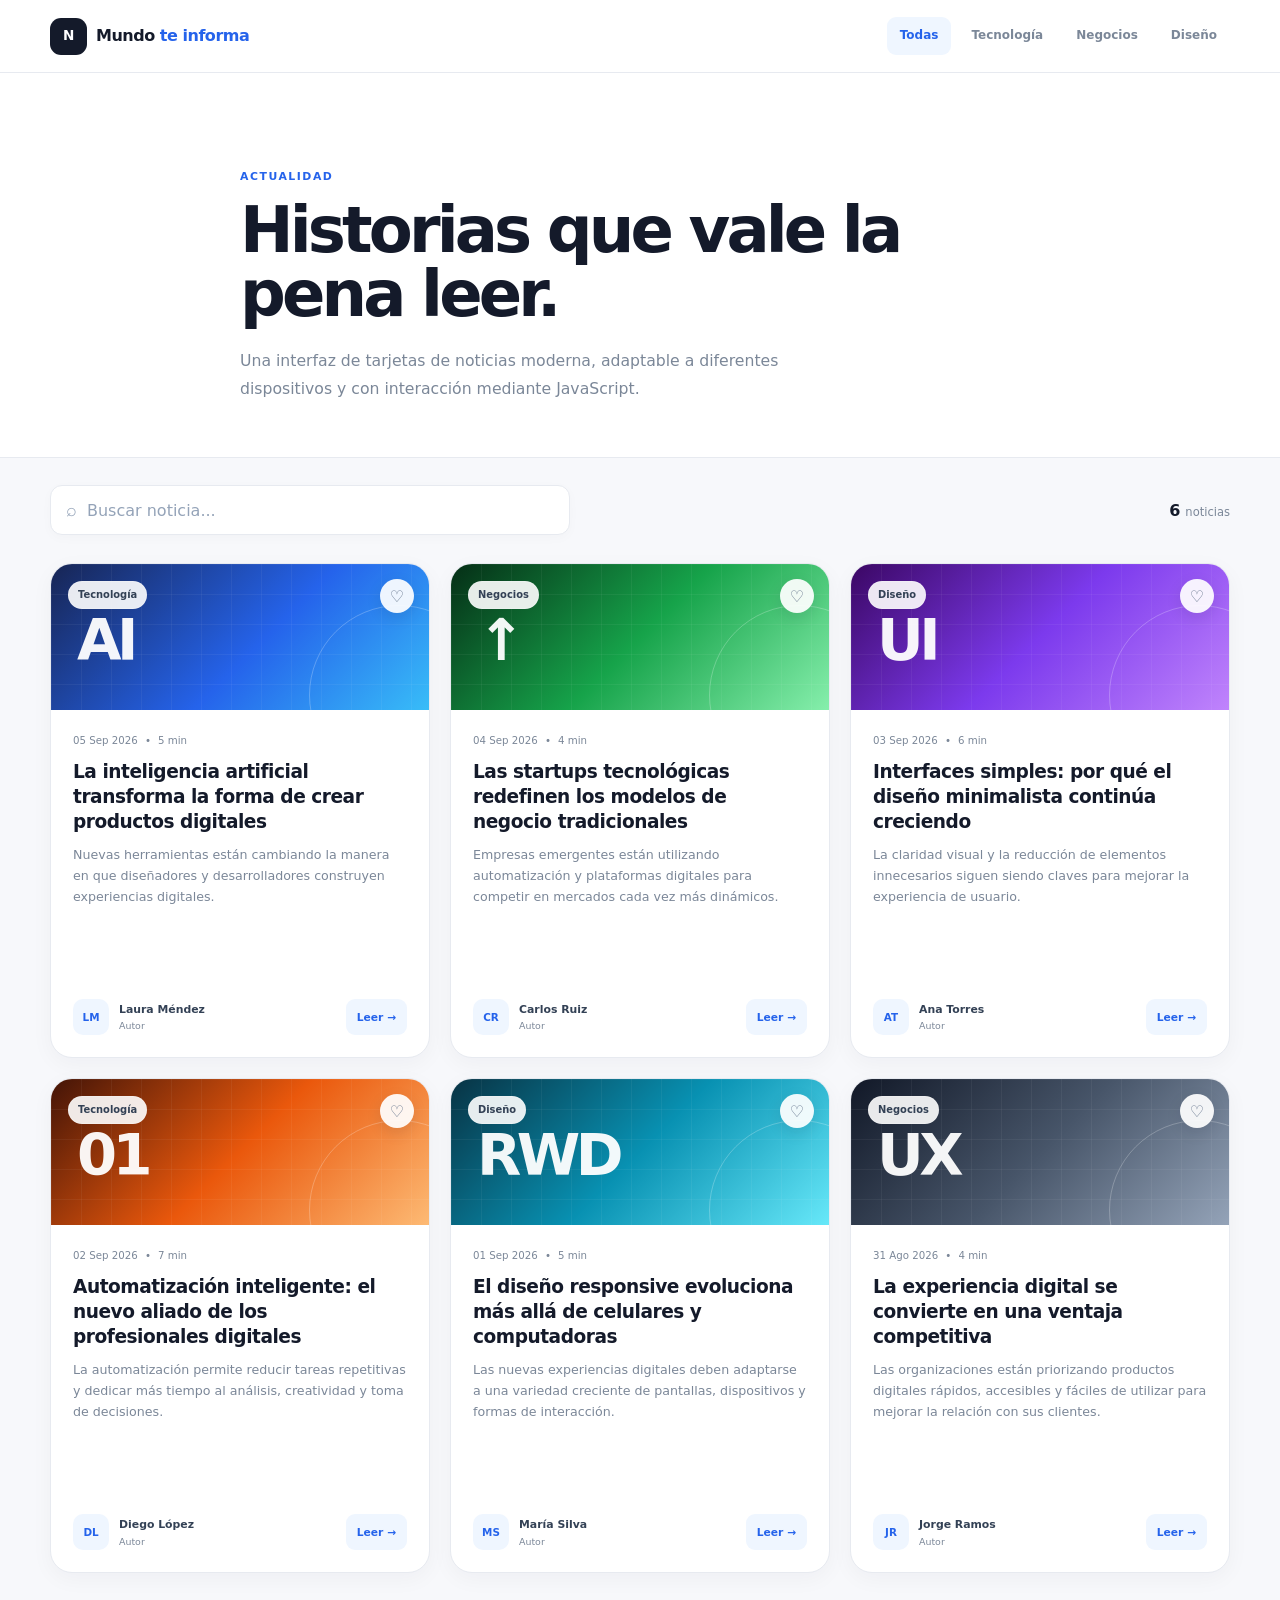
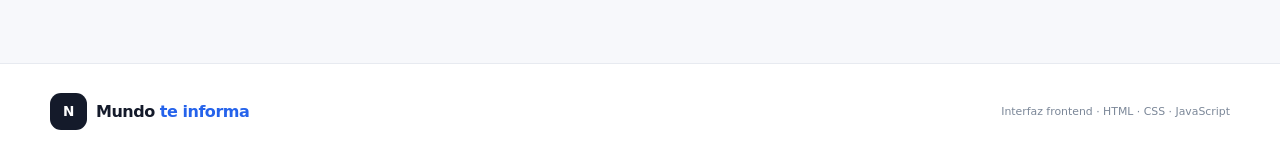
<file: interfaces/052-tarjeta-de-noticia/index.html>
<!DOCTYPE html>
<html lang="es">
<head>
  <meta charset="UTF-8">
  <meta name="viewport" content="width=device-width, initial-scale=1.0">
  <meta name="description" content="Interfaz moderna y responsive de tarjetas de noticias.">
  <title>Tarjeta de Noticia</title>
  <link rel="stylesheet" href="styles.css">
</head>
<body>
  <header class="header">
    <div class="container navbar">
      <a href="../../" class="brand">
        <span class="brand-mark">N</span>
        <span>Mundo <span>te informa</span></span>
      </a>
      <nav class="nav-links">
        <button class="nav-category active" data-category="Todas">Todas</button>
        <button class="nav-category" data-category="Tecnología">Tecnología</button>
        <button class="nav-category" data-category="Negocios">Negocios</button>
        <button class="nav-category" data-category="Diseño">Diseño</button>
      </nav>
      <button type="button" class="menu-button" id="menuButton" aria-label="Abrir menú">☰</button>
    </div>
  </header>
  <main>
    <section class="hero">
      <div class="container hero-content">
        <span class="eyebrow">ACTUALIDAD</span>
        <h1>Historias que vale la pena leer.</h1>
        <p>Una interfaz de tarjetas de noticias moderna, adaptable a diferentes dispositivos y con interacción mediante JavaScript.</p>
      </div>
    </section>
    <section class="controls-section">
      <div class="container controls">
        <div class="search-box">
          <span>⌕</span>
          <input type="search" id="searchInput" placeholder="Buscar noticia..." autocomplete="off">
        </div>
        <div class="result-text">
          <strong id="resultCount">0</strong>
          <span>noticias</span>
        </div>
      </div>
    </section>
    <section class="news-section">
      <div class="container">
        <div class="news-grid" id="newsGrid"></div>
        <div class="empty-state" id="emptyState" hidden>
          <div class="empty-icon">⌕</div>
          <h2>No encontramos noticias</h2>
          <p>Intenta con otra palabra o categoría.</p>
        </div>
      </div>
    </section>
  </main>
  <div class="modal" id="newsModal" aria-hidden="true">
    <div class="modal-overlay" id="modalOverlay"></div>
    <article class="modal-card">
      <button type="button" class="modal-close" id="modalClose" aria-label="Cerrar">×</button>
      <div class="modal-image" id="modalImage"></div>
      <div class="modal-content">
        <span class="modal-category" id="modalCategory"></span>
        <h2 id="modalTitle"></h2>
        <div class="modal-meta">
          <span id="modalAuthor"></span>
          <span>•</span>
          <span id="modalDate"></span>
        </div>
        <p id="modalDescription"></p>
        <div class="modal-actions">
          <button type="button" class="secondary-button" id="shareModalButton">Compartir</button>
          <button type="button" class="primary-button" id="closeArticleButton">Finalizar lectura</button>
        </div>
      </div>
    </article>
  </div>
  <div class="toast" id="toast">Enlace copiado</div>
  <footer class="footer">
    <div class="container footer-content">
      <a href="../../" class="brand">
        <span class="brand-mark">N</span>
        <span>Mundo <span>te informa</span></span>
      </a>
      <p>Interfaz frontend · HTML · CSS · JavaScript</p>
    </div>
  </footer>
  <script src="script.js"></script>
</body>
</html>
</file>
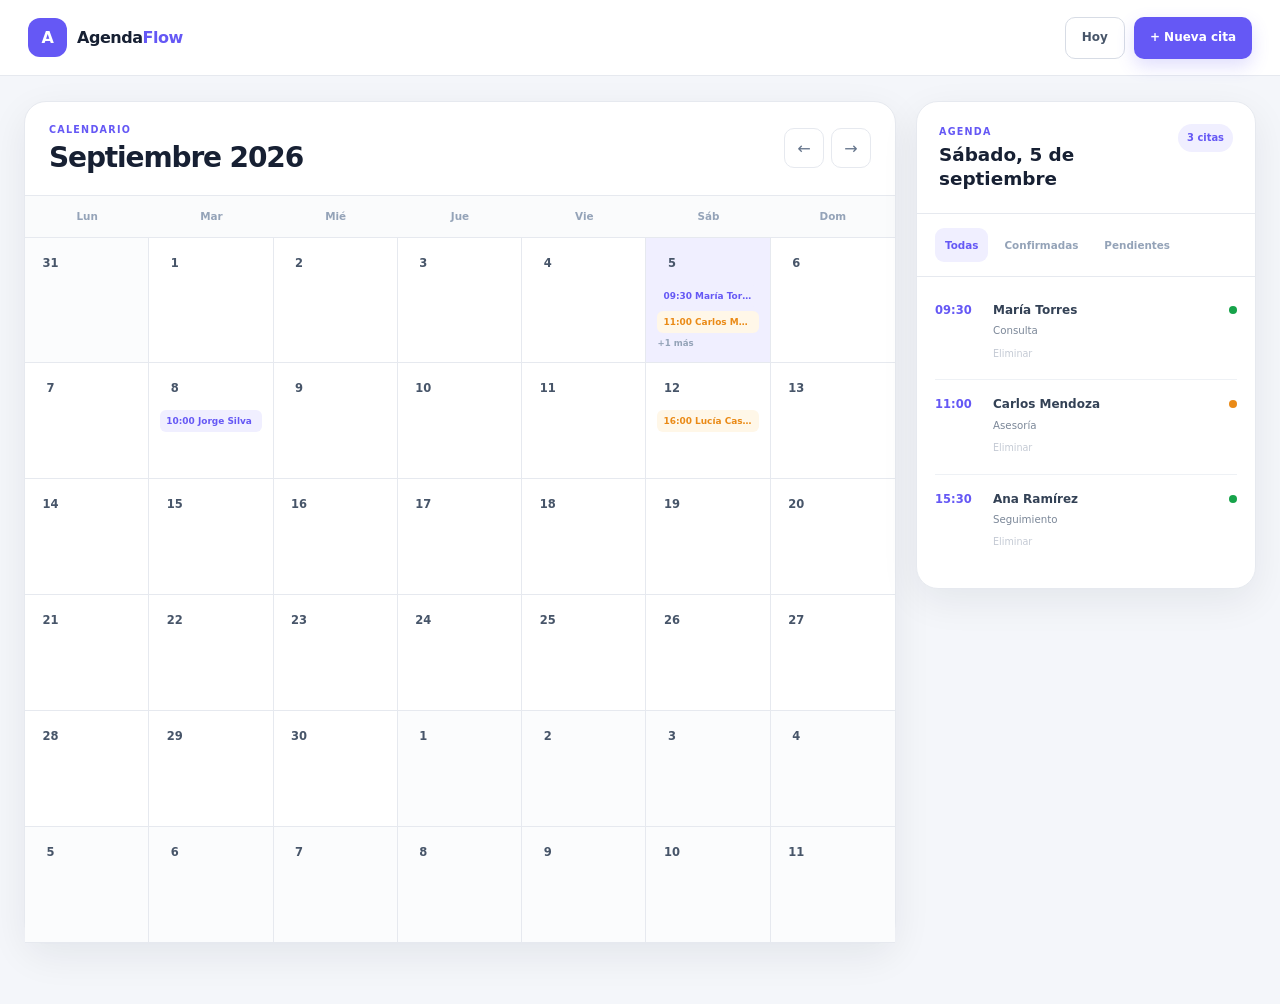
<file: interfaces/096-calendario-con-citas/index.html>
<!DOCTYPE html>
<html lang="es">
<head>
  <meta charset="UTF-8">
  <meta name="viewport" content="width=device-width, initial-scale=1.0">
  <meta name="description" content="Calendario responsive con gestión de citas desarrollado con HTML, CSS y JavaScript.">
  <title>Calendario con Citas</title>
  <link rel="stylesheet" href="styles.css">
</head>
<body>
  <div class="app">
    <header class="header">
      <div class="header-left">
        <a href="../../" class="brand">
          <span class="brand-icon">A</span>
          <span>Agenda<span>Flow</span></span>
        </a>
      </div>
      <div class="header-actions">
        <button type="button" class="secondary-button" id="todayButton">Hoy</button>
        <button type="button" class="primary-button" id="newAppointmentButton">+ Nueva cita</button>
      </div>
    </header>
    <main class="main">
      <section class="calendar-panel">
        <div class="calendar-header">
          <div>
            <span class="eyebrow">CALENDARIO</span>
            <h1 id="currentMonth">Septiembre 2026</h1>
          </div>
          <div class="month-controls">
            <button type="button" class="icon-button" id="previousMonth" aria-label="Mes anterior">←</button>
            <button type="button" class="icon-button" id="nextMonth" aria-label="Mes siguiente">→</button>
          </div>
        </div>
        <div class="weekdays">
          <span>Lun</span>
          <span>Mar</span>
          <span>Mié</span>
          <span>Jue</span>
          <span>Vie</span>
          <span>Sáb</span>
          <span>Dom</span>
        </div>
        <div class="calendar-grid" id="calendarGrid"></div>
      </section>
      <aside class="appointments-panel">
        <div class="appointments-header">
          <div>
            <span class="eyebrow">AGENDA</span>
            <h2 id="selectedDateTitle">Hoy</h2>
          </div>
          <span class="appointment-count" id="appointmentCount">0 citas</span>
        </div>
        <div class="status-filters">
          <button type="button" class="status-filter active" data-status="all">Todas</button>
          <button type="button" class="status-filter" data-status="confirmed">Confirmadas</button>
          <button type="button" class="status-filter" data-status="pending">Pendientes</button>
        </div>
        <div class="appointments-list" id="appointmentsList"></div>
        <div class="empty-state" id="emptyState" hidden>
          <div class="empty-icon">📅</div>
          <h3>No hay citas</h3>
          <p>Selecciona otro día o crea una nueva cita.</p>
          <button type="button" class="small-primary-button" id="emptyNewAppointment">Crear cita</button>
        </div>
      </aside>
    </main>
  </div>
  <div class="modal" id="appointmentModal" aria-hidden="true">
    <div class="modal-overlay" id="modalOverlay"></div>
    <div class="modal-card">
      <div class="modal-header">
        <div>
          <span class="eyebrow">NUEVA CITA</span>
          <h2>Agendar cita</h2>
        </div>
        <button type="button" class="modal-close" id="closeModal">×</button>
      </div>
      <form id="appointmentForm">
        <div class="form-grid">
          <div class="form-group">
            <label for="clientName">Nombre</label>
            <input type="text" id="clientName" placeholder="Nombre del cliente" required>
          </div>
          <div class="form-group">
            <label for="service">Servicio</label>
            <select id="service" required>
              <option value="">Seleccionar</option>
              <option>Consulta</option>
              <option>Reunión</option>
              <option>Asesoría</option>
              <option>Seguimiento</option>
            </select>
          </div>
          <div class="form-group">
            <label for="appointmentDate">Fecha</label>
            <input type="date" id="appointmentDate" required>
          </div>
          <div class="form-group">
            <label for="appointmentTime">Hora</label>
            <input type="time" id="appointmentTime" required>
          </div>
        </div>
        <div class="form-group">
          <label for="appointmentStatus">Estado</label>
          <select id="appointmentStatus">
            <option value="confirmed">Confirmada</option>
            <option value="pending">Pendiente</option>
          </select>
        </div>
        <div class="form-group">
          <label for="notes">Notas</label>
          <textarea id="notes" rows="4" placeholder="Información adicional..."></textarea>
        </div>
        <div class="modal-actions">
          <button type="button" class="secondary-button" id="cancelButton">Cancelar</button>
          <button type="submit" class="primary-button">Guardar cita</button>
        </div>
      </form>
    </div>
  </div>
  <div class="toast" id="toast">Cita guardada correctamente</div>
  <script src="script.js"></script>
</body>
</html>
</file>
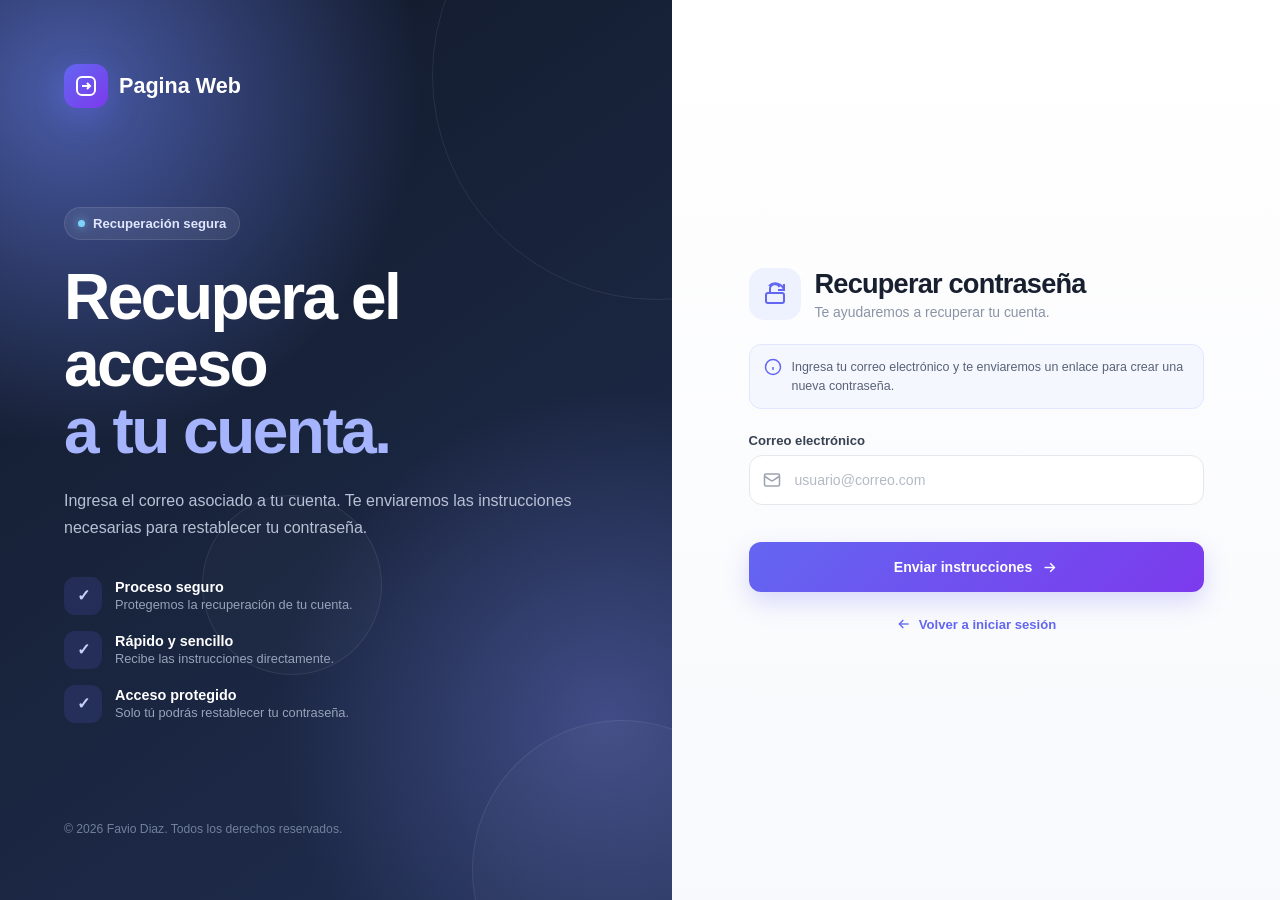
<file: Recuperar_Contraseña/recuperar.html>
<!DOCTYPE html>
<html lang="es">
<head>
    <meta charset="UTF-8">
    <meta name="viewport" content="width=device-width, initial-scale=1.0">
    <meta name="description" content="Recuperar contraseña">
    <title>Recuperar contraseña</title>
    <link rel="stylesheet" href="recuperar.css">
</head>
<body>
    <main class="recovery-page">
        <section class="welcome-panel">
            <div class="decoration decoration-1"></div>
            <div class="decoration decoration-2"></div>
            <div class="decoration decoration-3"></div>

            <div class="brand">
                <div class="brand-logo">
                    <svg xmlns="http://www.w3.org/2000/svg" viewBox="0 0 24 24" fill="none" stroke="currentColor" stroke-width="2">
                        <rect x="3" y="3" width="18" height="18" rx="5" />
                        <path d="M8 12h8" />
                        <path d="m13 9 3 3-3 3" />
                    </svg>
                </div>
                <span>Pagina Web</span>
            </div>

            <div class="welcome-content">
                <div class="badge">
                    <span class="badge-dot"></span>
                    Recuperación segura
                </div>

                <h1>
                    Recupera el acceso
                    <span>a tu cuenta.</span>
                </h1>

                <p>
                    Ingresa el correo asociado a tu cuenta.
                    Te enviaremos las instrucciones necesarias
                    para restablecer tu contraseña.
                </p>

                <div class="features">
                    <div class="feature">
                        <div class="feature-icon">✓</div>
                        <div>
                            <strong>Proceso seguro</strong>
                            <p>Protegemos la recuperación de tu cuenta.</p>
                        </div>
                    </div>

                    <div class="feature">
                        <div class="feature-icon">✓</div>
                        <div>
                            <strong>Rápido y sencillo</strong>
                            <p>Recibe las instrucciones directamente.</p>
                        </div>
                    </div>

                    <div class="feature">
                        <div class="feature-icon">✓</div>
                        <div>
                            <strong>Acceso protegido</strong>
                            <p>Solo tú podrás restablecer tu contraseña.</p>
                        </div>
                    </div>
                </div>
            </div>

            <div class="welcome-footer">
                © 2026 Favio Diaz. Todos los derechos reservados.
            </div>
        </section>

        <section class="recovery-container">
            <div class="recovery-box">
                <div class="mobile-brand">
                    <div class="brand-logo">
                        <svg xmlns="http://www.w3.org/2000/svg" viewBox="0 0 24 24" fill="none" stroke="currentColor" stroke-width="2">
                            <rect x="3" y="3" width="18" height="18" rx="5" />
                            <path d="M8 12h8" />
                            <path d="m13 9 3 3-3 3" />
                        </svg>
                    </div>
                    <span>Recupera tu contraseña</span>
                </div>

                <div class="recovery-header">
                    <div class="recovery-icon">
                        <svg xmlns="http://www.w3.org/2000/svg" viewBox="0 0 24 24" fill="none" stroke="currentColor" stroke-width="2">
                            <rect x="3" y="11" width="18" height="10" rx="2" />
                            <path d="M7 11V7a5 5 0 0 1 9.5-2" />
                            <path d="M21 2v6h-6" />
                            <path d="M21 8a9 9 0 0 0-15-4" />
                        </svg>
                    </div>

                    <div>
                        <h2>Recuperar contraseña</h2>
                        <p>Te ayudaremos a recuperar tu cuenta.</p>
                    </div>
                </div>

                <div class="recovery-info">
                    <div class="info-icon">
                        <svg xmlns="http://www.w3.org/2000/svg" viewBox="0 0 24 24" fill="none" stroke="currentColor" stroke-width="2">
                            <circle cx="12" cy="12" r="10" />
                            <path d="M12 16v-4" />
                            <path d="M12 8h.01" />
                        </svg>
                    </div>

                    <p>
                        Ingresa tu correo electrónico y te enviaremos
                        un enlace para crear una nueva contraseña.
                    </p>
                </div>

                <form id="recoveryForm" novalidate>
                    <div class="form-group">
                        <label for="email">Correo electrónico</label>

                        <div class="input-container">
                            <span class="input-icon">
                                <svg xmlns="http://www.w3.org/2000/svg" viewBox="0 0 24 24" fill="none" stroke="currentColor" stroke-width="2">
                                    <rect x="2" y="4" width="20" height="16" rx="2" />
                                    <path d="m22 7-8.97 5.7a2 2 0 0 1-2.06 0L2 7" />
                                </svg>
                            </span>

                            <input type="email" id="email" name="email" placeholder="usuario@correo.com" autocomplete="email">
                        </div>

                        <span id="emailError" class="error-message"></span>
                    </div>

                    <button type="submit" class="recovery-button" id="recoveryButton">
                        <span id="recoveryText">Enviar instrucciones</span>
                        <span class="loader" id="loader"></span>
                        <svg class="button-arrow" xmlns="http://www.w3.org/2000/svg" viewBox="0 0 24 24" fill="none" stroke="currentColor" stroke-width="2">
                            <path d="M5 12h14" />
                            <path d="m13 6 6 6-6 6" />
                        </svg>
                    </button>

                    <div class="form-status" id="formStatus"></div>
                </form>

                <a href="index.html" class="back-login">
                    <svg xmlns="http://www.w3.org/2000/svg" viewBox="0 0 24 24" fill="none" stroke="currentColor" stroke-width="2">
                        <path d="M19 12H5" />
                        <path d="m11 18-6-6 6-6" />
                    </svg>
                    Volver a iniciar sesión
                </a>
            </div>
        </section>
    </main>

    <script src="recuperar.js"></script>
</body>
</html>
</file>
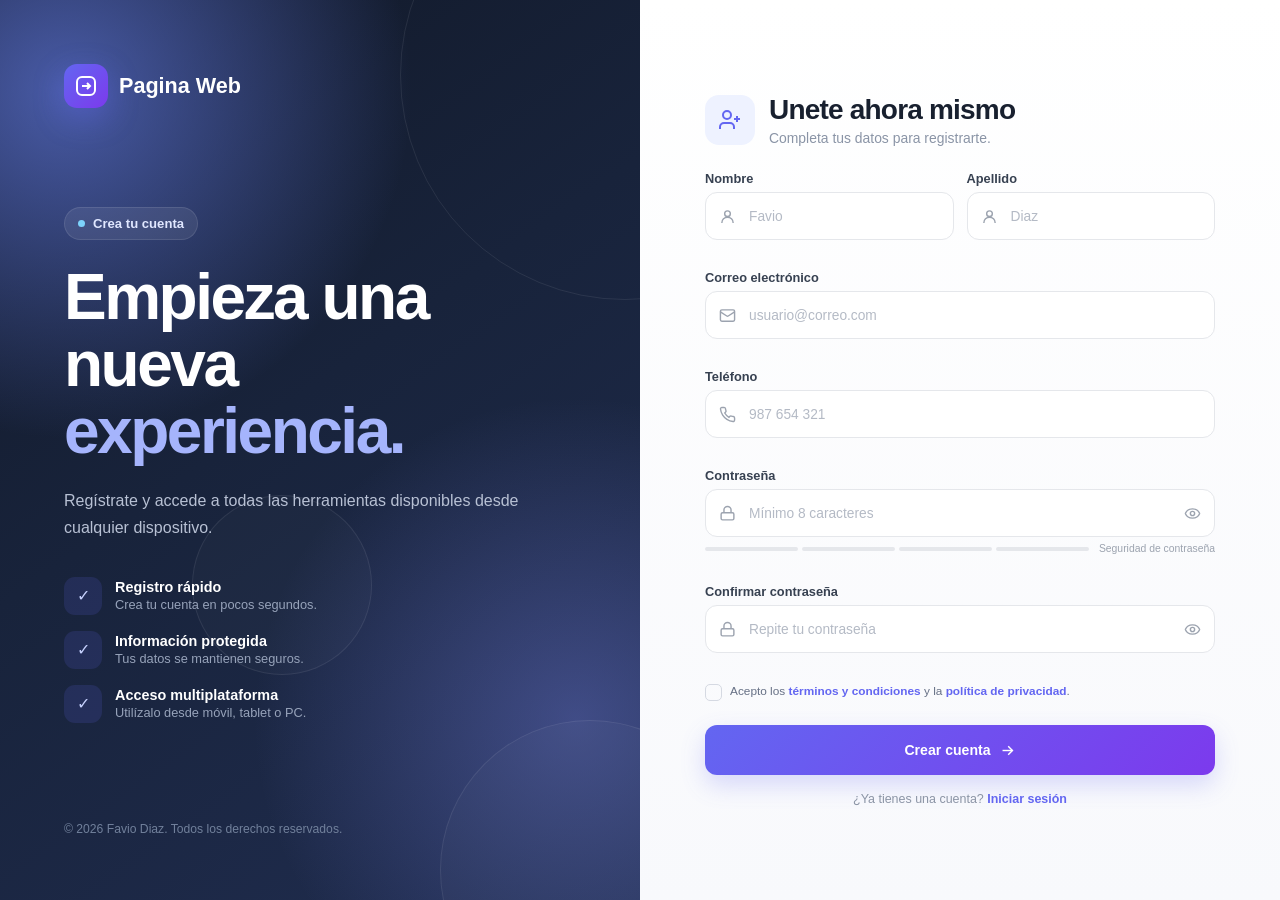
<file: Registro_Usuario/register.html>
<!DOCTYPE html>
<html lang="es">
<head>
    <meta charset="UTF-8">
    <meta name="viewport" content="width=device-width, initial-scale=1.0">
    <title>Crear cuenta</title>
    <link rel="stylesheet" href="register.css">
</head>
<body>
    <main class="register-page">
        <section class="welcome-panel">
            <div class="decoration decoration-1"></div>
            <div class="decoration decoration-2"></div>
            <div class="decoration decoration-3"></div>

            <div class="brand">
                <div class="brand-logo">
                    <svg xmlns="http://www.w3.org/2000/svg" viewBox="0 0 24 24" fill="none" stroke="currentColor" stroke-width="2">
                        <rect x="3" y="3" width="18" height="18" rx="5" />
                        <path d="M8 12h8" />
                        <path d="m13 9 3 3-3 3" />
                    </svg>
                </div>
                <span>Pagina Web</span>
            </div>

            <div class="welcome-content">
                <div class="badge">
                    <span class="badge-dot"></span>
                    Crea tu cuenta
                </div>
                <h1>
                    Empieza una nueva
                    <span>experiencia.</span>
                </h1>
                <p>
                    Regístrate y accede a todas las herramientas
                    disponibles desde cualquier dispositivo.
                </p>

                <div class="features">
                    <div class="feature">
                        <div class="feature-icon">✓</div>
                        <div>
                            <strong>Registro rápido</strong>
                            <p>Crea tu cuenta en pocos segundos.</p>
                        </div>
                    </div>
                    <div class="feature">
                        <div class="feature-icon">✓</div>
                        <div>
                            <strong>Información protegida</strong>
                            <p>Tus datos se mantienen seguros.</p>
                        </div>
                    </div>
                    <div class="feature">
                        <div class="feature-icon">✓</div>
                        <div>
                            <strong>Acceso multiplataforma</strong>
                            <p>Utilízalo desde móvil, tablet o PC.</p>
                        </div>
                    </div>
                </div>
            </div>

            <div class="welcome-footer">
                © 2026 Favio Diaz. Todos los derechos reservados.
            </div>
        </section>

        <section class="register-container">
            <div class="register-box">
                <div class="mobile-brand">
                    <div class="brand-logo">
                        <svg xmlns="http://www.w3.org/2000/svg" viewBox="0 0 24 24" fill="none" stroke="currentColor" stroke-width="2">
                            <rect x="3" y="3" width="18" height="18" rx="5" />
                            <path d="M8 12h8" />
                            <path d="m13 9 3 3-3 3" />
                        </svg>
                    </div>
                    <span>Registrate</span>
                </div>

                <div class="register-header">
                    <div class="register-icon">
                        <svg xmlns="http://www.w3.org/2000/svg" viewBox="0 0 24 24" fill="none" stroke="currentColor" stroke-width="2">
                            <path d="M16 21v-2a4 4 0 0 0-4-4H6a4 4 0 0 0-4 4v2" />
                            <circle cx="9" cy="7" r="4" />
                            <line x1="19" y1="8" x2="19" y2="14" />
                            <line x1="22" y1="11" x2="16" y2="11" />
                        </svg>
                    </div>
                    <div>
                        <h2>Unete ahora mismo</h2>
                        <p>Completa tus datos para registrarte.</p>
                    </div>
                </div>

                <form id="registerForm" novalidate>
                    <div class="form-row">
                        <div class="form-group">
                            <label for="name">Nombre</label>
                            <div class="input-container">
                                <span class="input-icon">
                                    <svg xmlns="http://www.w3.org/2000/svg" viewBox="0 0 24 24" fill="none" stroke="currentColor" stroke-width="2">
                                        <circle cx="12" cy="8" r="4" />
                                        <path d="M4 21a8 8 0 0 1 16 0" />
                                    </svg>
                                </span>
                                <input type="text" id="name" placeholder="Favio" autocomplete="given-name">
                            </div>
                            <span class="error-message" id="nameError"></span>
                        </div>

                        <div class="form-group">
                            <label for="lastName">Apellido</label>
                            <div class="input-container">
                                <span class="input-icon">
                                    <svg xmlns="http://www.w3.org/2000/svg" viewBox="0 0 24 24" fill="none" stroke="currentColor" stroke-width="2">
                                        <circle cx="12" cy="8" r="4" />
                                        <path d="M4 21a8 8 0 0 1 16 0" />
                                    </svg>
                                </span>
                                <input type="text" id="lastName" placeholder="Diaz" autocomplete="family-name">
                            </div>
                            <span class="error-message" id="lastNameError"></span>
                        </div>
                    </div>

                    <div class="form-group">
                        <label for="email">Correo electrónico</label>
                        <div class="input-container">
                            <span class="input-icon">
                                <svg xmlns="http://www.w3.org/2000/svg" viewBox="0 0 24 24" fill="none" stroke="currentColor" stroke-width="2">
                                    <rect x="2" y="4" width="20" height="16" rx="2" />
                                    <path d="m22 7-8.97 5.7a2 2 0 0 1-2.06 0L2 7" />
                                </svg>
                            </span>
                            <input type="email" id="email" placeholder="usuario@correo.com" autocomplete="email">
                        </div>
                        <span class="error-message" id="emailError"></span>
                    </div>

                    <div class="form-group">
                        <label for="phone">Teléfono</label>
                        <div class="input-container">
                            <span class="input-icon">
                                <svg xmlns="http://www.w3.org/2000/svg" viewBox="0 0 24 24" fill="none" stroke="currentColor" stroke-width="2">
                                    <path d="M22 16.92v3a2 2 0 0 1-2.18 2 19.79 19.79 0 0 1-8.63-3.07 19.5 19.5 0 0 1-6-6 19.79 19.79 0 0 1-3.07-8.67 A2 2 0 0 1 4.11 2h3 a2 2 0 0 1 2 1.72 12.84 12.84 0 0 0 .7 2.81 2 2 0 0 1-.45 2.11L8.09 9.91 a16 16 0 0 0 6 6l1.27-1.27 a2 2 0 0 1 2.11-.45 12.84 12.84 0 0 0 2.81.7 A2 2 0 0 1 22 16.92z" />
                                </svg>
                            </span>
                            <input type="tel" id="phone" placeholder="987 654 321" autocomplete="tel">
                        </div>
                        <span class="error-message" id="phoneError"></span>
                    </div>

                    <div class="form-group">
                        <label for="password">Contraseña</label>
                        <div class="input-container">
                            <span class="input-icon">
                                <svg xmlns="http://www.w3.org/2000/svg" viewBox="0 0 24 24" fill="none" stroke="currentColor" stroke-width="2">
                                    <rect x="3" y="11" width="18" height="10" rx="2" />
                                    <path d="M7 11V7a5 5 0 0 1 10 0v4" />
                                </svg>
                            </span>
                            <input type="password" id="password" placeholder="Mínimo 8 caracteres" autocomplete="new-password">
                            <button type="button" class="toggle-password" data-target="password" aria-label="Mostrar contraseña">
                                <svg xmlns="http://www.w3.org/2000/svg" viewBox="0 0 24 24" fill="none" stroke="currentColor" stroke-width="2">
                                    <path d="M2.06 12.35a1 1 0 0 1 0-.7 C3.6 7.95 7.2 5.5 12 5.5 s8.4 2.45 9.94 6.15 a1 1 0 0 1 0 .7 C20.4 16.05 16.8 18.5 12 18.5 s-8.4-2.45-9.94-6.15Z" />
                                    <circle cx="12" cy="12" r="3" />
                                </svg>
                            </button>
                        </div>
                        <div class="password-strength">
                            <div class="strength-bars">
                                <span></span>
                                <span></span>
                                <span></span>
                                <span></span>
                            </div>
                            <p id="strengthText">Seguridad de contraseña</p>
                        </div>
                        <span class="error-message" id="passwordError"></span>
                    </div>

                    <div class="form-group">
                        <label for="confirmPassword">Confirmar contraseña</label>
                        <div class="input-container">
                            <span class="input-icon">
                                <svg xmlns="http://www.w3.org/2000/svg" viewBox="0 0 24 24" fill="none" stroke="currentColor" stroke-width="2">
                                    <rect x="3" y="11" width="18" height="10" rx="2" />
                                    <path d="M7 11V7a5 5 0 0 1 10 0v4" />
                                </svg>
                            </span>
                            <input type="password" id="confirmPassword" placeholder="Repite tu contraseña" autocomplete="new-password">
                            <button type="button" class="toggle-password" data-target="confirmPassword" aria-label="Mostrar contraseña">
                                <svg xmlns="http://www.w3.org/2000/svg" viewBox="0 0 24 24" fill="none" stroke="currentColor" stroke-width="2">
                                    <path d="M2.06 12.35a1 1 0 0 1 0-.7 C3.6 7.95 7.2 5.5 12 5.5 s8.4 2.45 9.94 6.15 a1 1 0 0 1 0 .7 C20.4 16.05 16.8 18.5 12 18.5 s-8.4-2.45-9.94-6.15Z" />
                                    <circle cx="12" cy="12" r="3" />
                                </svg>
                            </button>
                        </div>
                        <span class="error-message" id="confirmPasswordError"></span>
                    </div>

                    <label class="terms">
                        <input type="checkbox" id="terms">
                        <span class="checkmark"></span>
                        <span>
                            Acepto los
                            <a href="#">términos y condiciones</a>
                            y la
                            <a href="#">política de privacidad</a>.
                        </span>
                    </label>
                    <span class="error-message terms-error" id="termsError"></span>

                    <button type="submit" class="register-button" id="registerButton">
                        <span id="registerText">Crear cuenta</span>
                        <span class="loader" id="loader"></span>
                        <svg class="button-arrow" xmlns="http://www.w3.org/2000/svg" viewBox="0 0 24 24" fill="none" stroke="currentColor" stroke-width="2">
                            <path d="M5 12h14" />
                            <path d="m13 6 6 6-6 6" />
                        </svg>
                    </button>

                    <div id="formStatus" class="form-status"></div>
                </form>

                <p class="login-text">
                    ¿Ya tienes una cuenta?
                    <a href="index.html">Iniciar sesión</a>
                </p>
            </div>
        </section>
    </main>

    <script src="register.js"></script>
</body>
</html>
</file>
<file: Login_Moderno/styles.css>
:root {
    --primary: #6366f1;
    --primary-dark: #7c3aed;
    --text-dark: #18202f;
    --text: #374151;
    --text-light: #8a94a6;
    --border: #e5e7eb;
    --background: #f7f8fc;
    --danger: #ef4444;
    --success: #15803d;
    --radius-sm: 10px;
    --radius-md: 14px;
    --radius-lg: 18px;
}

* {
    margin: 0;
    padding: 0;
    box-sizing: border-box;
}

html {
    font-size: 16px;
}

body {
    min-height: 100vh;
    font-family: Inter, -apple-system, BlinkMacSystemFont, "Segoe UI", Roboto, Arial, sans-serif;
    background: var(--background);
    color: var(--text-dark);
    -webkit-font-smoothing: antialiased;
}

button,
input {
    font: inherit;
}

.login-page {
    width: 100%;
    min-height: 100vh;
    display: grid;
    grid-template-columns: 1.05fr 0.95fr;
}

.welcome-panel {
    min-height: 100vh;
    position: relative;
    overflow: hidden;
    padding: clamp(35px, 5vw, 70px);
    display: flex;
    flex-direction: column;
    color: #ffffff;
    background: radial-gradient(circle at 10% 10%, rgba(102, 126, 234, 0.65), transparent 35%), radial-gradient(circle at 90% 80%, rgba(129, 140, 248, 0.35), transparent 35%), linear-gradient(145deg, #111827 0%, #18233b 45%, #202d50 100%);
}

.decoration {
    position: absolute;
    border-radius: 50%;
    border: 1px solid rgba(255, 255, 255, 0.08);
    pointer-events: none;
}

.decoration-1 {
    width: 450px;
    height: 450px;
    top: -150px;
    right: -210px;
}

.decoration-2 {
    width: 300px;
    height: 300px;
    right: -100px;
    bottom: -120px;
    background: rgba(255, 255, 255, 0.025);
}

.decoration-3 {
    width: 170px;
    height: 170px;
    top: 55%;
    left: 35%;
    background: rgba(255, 255, 255, 0.02);
}

.brand,
.mobile-brand {
    display: flex;
    align-items: center;
    gap: 12px;
    font-size: 1.4rem;
    font-weight: 750;
    letter-spacing: -0.5px;
    z-index: 2;
}

.brand-logo {
    width: 45px;
    height: 45px;
    flex-shrink: 0;
    display: grid;
    place-items: center;
    border-radius: 13px;
    background: linear-gradient(135deg, var(--primary), var(--primary-dark));
    box-shadow: 0 10px 30px rgba(99, 102, 241, 0.35);
}

.brand-logo svg {
    width: 25px;
    height: 25px;
}

.welcome-content {
    max-width: 600px;
    margin: auto 0;
    position: relative;
    z-index: 2;
}

.badge {
    width: fit-content;
    margin-bottom: 24px;
    padding: 8px 13px;
    display: flex;
    align-items: center;
    gap: 8px;
    border: 1px solid rgba(255, 255, 255, 0.1);
    border-radius: 100px;
    background: rgba(255, 255, 255, 0.08);
    color: #e0e7ff;
    font-size: 0.82rem;
    font-weight: 600;
}

.badge-dot {
    width: 7px;
    height: 7px;
    border-radius: 50%;
    background: #7dd3fc;
    box-shadow: 0 0 10px rgba(125, 211, 252, 0.8);
}

.welcome-content h1 {
    max-width: 600px;
    font-size: clamp(2.6rem, 5vw, 5rem);
    line-height: 1.03;
    font-weight: 760;
    letter-spacing: -2.5px;
}

.welcome-content h1 span {
    display: block;
    color: #a5b4fc;
}

.welcome-content > p {
    max-width: 520px;
    margin-top: 24px;
    color: #b8c1d4;
    font-size: clamp(1rem, 1.5vw, 1.15rem);
    line-height: 1.7;
}

.features {
    margin-top: 35px;
    display: grid;
    gap: 16px;
}

.feature {
    display: flex;
    align-items: center;
    gap: 14px;
}

.feature-icon {
    width: 38px;
    height: 38px;
    flex-shrink: 0;
    display: grid;
    place-items: center;
    border: 1px solid rgba(165, 180, 252, 0.15);
    border-radius: 11px;
    background: rgba(99, 102, 241, 0.15);
    color: #c7d2fe;
    font-weight: bold;
}

.feature strong {
    display: block;
    margin-bottom: 2px;
    font-size: 0.93rem;
}

.feature p {
    color: #97a3ba;
    font-size: 0.8rem;
}

.welcome-footer {
    position: relative;
    z-index: 2;
    color: #71809b;
    font-size: 0.78rem;
}

.login-container {
    min-height: 100vh;
    padding: 35px;
    display: flex;
    justify-content: center;
    align-items: center;
    background: linear-gradient(180deg, #ffffff, #f8f9fc);
}

.login-box {
    width: 100%;
    max-width: 455px;
}

.mobile-brand {
    display: none;
    margin-bottom: 35px;
    color: #172033;
}

.login-header {
    margin-bottom: 32px;
    display: flex;
    align-items: center;
    gap: 15px;
}

.login-icon {
    width: 52px;
    height: 52px;
    flex-shrink: 0;
    display: grid;
    place-items: center;
    border-radius: 15px;
    background: #eef2ff;
    color: var(--primary);
}

.login-icon svg {
    width: 24px;
    height: 24px;
}

.login-header h2 {
    margin-bottom: 5px;
    color: #151d2e;
    font-size: 1.85rem;
    font-weight: 750;
    letter-spacing: -1px;
}

.login-header p {
    color: var(--text-light);
    font-size: 0.9rem;
}

.form-group {
    margin-bottom: 18px;
}

.form-group label {
    display: block;
    margin-bottom: 7px;
    color: var(--text);
    font-size: 0.85rem;
    font-weight: 600;
}

.input-container {
    min-height: 52px;
    position: relative;
    display: flex;
    align-items: center;
    border: 1.5px solid var(--border);
    border-radius: var(--radius-md);
    background: #ffffff;
    transition: border-color 0.2s ease, box-shadow 0.2s ease;
}

.input-container:focus-within {
    border-color: var(--primary);
    box-shadow: 0 0 0 4px rgba(99, 102, 241, 0.08);
}

.input-container.error {
    border-color: var(--danger);
    box-shadow: 0 0 0 4px rgba(239, 68, 68, 0.06);
}

.input-icon {
    width: 48px;
    flex-shrink: 0;
    display: grid;
    place-items: center;
    color: #9ca3af;
}

.input-icon svg {
    width: 19px;
    height: 19px;
}

.input-container input {
    width: 100%;
    padding: 14px 45px 14px 0;
    border: none;
    outline: none;
    background: transparent;
    color: #1f2937;
    font-size: 0.92rem;
}

.input-container input::placeholder {
    color: #b2b8c4;
}

.toggle-password {
    width: 40px;
    height: 40px;
    position: absolute;
    right: 5px;
    display: grid;
    place-items: center;
    border: none;
    border-radius: 9px;
    background: transparent;
    color: #9ca3af;
    cursor: pointer;
    transition: 0.2s;
}

.toggle-password:hover {
    background: #f5f6ff;
    color: var(--primary);
}

.toggle-password svg {
    width: 19px;
    height: 19px;
}

.error-message {
    display: block;
    min-height: 16px;
    margin-top: 4px;
    color: var(--danger);
    font-size: 0.74rem;
}

.form-options {
    margin: 0 0 22px;
    display: flex;
    justify-content: space-between;
    align-items: center;
    gap: 12px;
}

.remember {
    display: flex;
    align-items: center;
    gap: 7px;
    color: #667085;
    font-size: 0.82rem;
    cursor: pointer;
}

.remember input {
    display: none;
}

.checkmark {
    width: 17px;
    height: 17px;
    display: grid;
    place-items: center;
    border: 1.5px solid #d5d9e2;
    border-radius: 5px;
    transition: 0.2s;
}

.remember input:checked + .checkmark {
    border-color: var(--primary);
    background: var(--primary);
}

.remember input:checked + .checkmark::after {
    content: "";
    width: 4px;
    height: 8px;
    border: solid white;
    border-width: 0 2px 2px 0;
    transform: translateY(-1px) rotate(45deg);
}

.forgot-link {
    color: var(--primary);
    font-size: 0.82rem;
    font-weight: 600;
    text-decoration: none;
}

.forgot-link:hover {
    text-decoration: underline;
}

.login-button {
    width: 100%;
    height: 52px;
    display: flex;
    justify-content: center;
    align-items: center;
    gap: 9px;
    border: none;
    border-radius: var(--radius-md);
    background: linear-gradient(135deg, var(--primary), var(--primary-dark));
    box-shadow: 0 10px 23px rgba(99, 102, 241, 0.22);
    color: #ffffff;
    font-size: 0.92rem;
    font-weight: 650;
    cursor: pointer;
    transition: transform 0.2s, box-shadow 0.2s;
}

.login-button:hover {
    transform: translateY(-2px);
    box-shadow: 0 14px 30px rgba(99, 102, 241, 0.3);
}

.login-button:active {
    transform: translateY(0);
}

.login-button:disabled {
    opacity: 0.7;
    cursor: not-allowed;
    transform: none;
}

.login-arrow {
    width: 18px;
    height: 18px;
}

.loader {
    width: 19px;
    height: 19px;
    display: none;
    border: 2px solid rgba(255, 255, 255, 0.35);
    border-top-color: #ffffff;
    border-radius: 50%;
    animation: loading 0.7s linear infinite;
}

@keyframes loading {
    to {
        transform: rotate(360deg);
    }
}

.form-status {
    display: none;
    margin-top: 12px;
    padding: 10px 12px;
    border-radius: 9px;
    text-align: center;
    font-size: 0.8rem;
}

.form-status.success {
    display: block;
    border: 1px solid #bbf7d0;
    background: #ecfdf3;
    color: var(--success);
}

.form-status.error {
    display: block;
    border: 1px solid #fecaca;
    background: #fef2f2;
    color: #b91c1c;
}

.separator {
    margin: 24px 0;
    display: flex;
    align-items: center;
    gap: 12px;
}

.separator span {
    height: 1px;
    flex: 1;
    background: #e7e9ef;
}

.separator p {
    color: #9ca3af;
    font-size: 0.75rem;
    white-space: nowrap;
}

.google-button {
    width: 100%;
    height: 50px;
    display: flex;
    justify-content: center;
    align-items: center;
    gap: 9px;
    border: 1.5px solid var(--border);
    border-radius: var(--radius-md);
    background: #ffffff;
    color: var(--text);
    font-size: 0.87rem;
    font-weight: 600;
    cursor: pointer;
    transition: 0.2s;
}

.google-button:hover {
    border-color: #c9ced8;
    background: #fafafa;
    transform: translateY(-1px);
}

.google-button svg {
    width: 19px;
    height: 19px;
}

.register-text {
    margin-top: 23px;
    text-align: center;
    color: #8b94a5;
    font-size: 0.82rem;
}

.register-text a {
    color: var(--primary);
    font-weight: 650;
    text-decoration: none;
}

.register-text a:hover {
    text-decoration: underline;
}

@media (max-width: 1000px) {
    .login-page {
        grid-template-columns: 0.85fr 1.15fr;
    }

    .welcome-panel {
        padding: 38px;
    }

    .welcome-content h1 {
        font-size: 3rem;
    }
}

@media (max-width: 800px) {
    .login-page {
        display: block;
    }

    .welcome-panel {
        display: none;
    }

    .login-container {
        min-height: 100svh;
        padding: 25px 20px;
        align-items: center;
    }

    .login-box {
        max-width: 410px;
    }

    .mobile-brand {
        display: flex;
    }
}

@media (max-width: 480px) {
    body {
        background: #ffffff;
    }

    .login-container {
        min-height: 100svh;
        padding: 18px 16px 25px;
        align-items: flex-start;
        background: #ffffff;
    }

    .login-box {
        width: 100%;
        max-width: 360px;
        margin: 0 auto;
    }

    .mobile-brand {
        margin-bottom: 26px;
        gap: 9px;
        font-size: 1.15rem;
    }

    .brand-logo {
        width: 36px;
        height: 36px;
        border-radius: 10px;
    }

    .brand-logo svg {
        width: 20px;
        height: 20px;
    }

    .login-header {
        margin-bottom: 23px;
        gap: 11px;
    }

    .login-icon {
        width: 43px;
        height: 43px;
        border-radius: 12px;
    }

    .login-icon svg {
        width: 21px;
        height: 21px;
    }

    .login-header h2 {
        margin-bottom: 3px;
        font-size: 1.4rem;
    }

    .login-header p {
        font-size: 0.78rem;
        line-height: 1.4;
    }

    .form-group {
        margin-bottom: 13px;
    }

    .form-group label {
        margin-bottom: 6px;
        font-size: 0.78rem;
    }

    .input-container {
        min-height: 46px;
        border-radius: 11px;
    }

    .input-icon {
        width: 41px;
    }

    .input-icon svg {
        width: 17px;
        height: 17px;
    }

    .input-container input {
        padding: 12px 40px 12px 0;
        font-size: 0.85rem;
    }

    .toggle-password {
        width: 36px;
        height: 36px;
        right: 4px;
    }

    .toggle-password svg {
        width: 17px;
        height: 17px;
    }

    .error-message {
        min-height: 13px;
        margin-top: 3px;
        font-size: 0.68rem;
    }

    .form-options {
        margin-bottom: 18px;
        gap: 8px;
    }

    .remember,
    .forgot-link {
        font-size: 0.74rem;
    }

    .checkmark {
        width: 15px;
        height: 15px;
    }

    .login-button {
        height: 46px;
        border-radius: 11px;
        font-size: 0.84rem;
    }

    .login-arrow {
        width: 16px;
        height: 16px;
    }

    .separator {
        margin: 19px 0;
        gap: 9px;
    }

    .separator p {
        font-size: 0.69rem;
    }

    .google-button {
        height: 45px;
        border-radius: 11px;
        font-size: 0.8rem;
    }

    .google-button svg {
        width: 17px;
        height: 17px;
    }

    .register-text {
        margin-top: 18px;
        font-size: 0.76rem;
    }
}

@media (max-width: 360px) {
    .login-container {
        padding: 15px 13px 20px;
    }

    .login-box {
        max-width: 330px;
    }

    .mobile-brand {
        margin-bottom: 21px;
    }

    .login-header {
        margin-bottom: 19px;
    }

    .login-header h2 {
        font-size: 1.3rem;
    }

    .form-group {
        margin-bottom: 10px;
    }

    .input-container {
        min-height: 44px;
    }

    .form-options {
        margin-bottom: 15px;
    }

    .separator {
        margin: 16px 0;
    }

    .register-text {
        margin-top: 15px;
    }
}

@media (min-width: 1600px) {
    .login-page {
        grid-template-columns: 1.1fr 0.9fr;
    }

    .login-box {
        max-width: 490px;
    }
}

button,
input,
a {
    -webkit-tap-highlight-color: transparent;
}

button:focus-visible,
input:focus-visible,
a:focus-visible {
    outline: 3px solid rgba(99, 102, 241, 0.25);
    outline-offset: 2px;
}
</file>
<file: interfaces/001-login-moderno/styles.css>
:root {
    --primary: #6366f1;
    --primary-dark: #7c3aed;
    --text-dark: #18202f;
    --text: #374151;
    --text-light: #8a94a6;
    --border: #e5e7eb;
    --background: #f7f8fc;
    --danger: #ef4444;
    --success: #15803d;
    --radius-sm: 10px;
    --radius-md: 14px;
    --radius-lg: 18px;
}

* {
    margin: 0;
    padding: 0;
    box-sizing: border-box;
}

html {
    font-size: 16px;
}

body {
    min-height: 100vh;
    font-family: Inter, -apple-system, BlinkMacSystemFont, "Segoe UI", Roboto, Arial, sans-serif;
    background: var(--background);
    color: var(--text-dark);
    -webkit-font-smoothing: antialiased;
}

button,
input {
    font: inherit;
}

.login-page {
    width: 100%;
    min-height: 100vh;
    display: grid;
    grid-template-columns: 1.05fr 0.95fr;
}

.welcome-panel {
    min-height: 100vh;
    position: relative;
    overflow: hidden;
    padding: clamp(35px, 5vw, 70px);
    display: flex;
    flex-direction: column;
    color: #ffffff;
    background: radial-gradient(circle at 10% 10%, rgba(102, 126, 234, 0.65), transparent 35%), radial-gradient(circle at 90% 80%, rgba(129, 140, 248, 0.35), transparent 35%), linear-gradient(145deg, #111827 0%, #18233b 45%, #202d50 100%);
}

.decoration {
    position: absolute;
    border-radius: 50%;
    border: 1px solid rgba(255, 255, 255, 0.08);
    pointer-events: none;
}

.decoration-1 {
    width: 450px;
    height: 450px;
    top: -150px;
    right: -210px;
}

.decoration-2 {
    width: 300px;
    height: 300px;
    right: -100px;
    bottom: -120px;
    background: rgba(255, 255, 255, 0.025);
}

.decoration-3 {
    width: 170px;
    height: 170px;
    top: 55%;
    left: 35%;
    background: rgba(255, 255, 255, 0.02);
}

.brand,
.mobile-brand {
    display: flex;
    align-items: center;
    gap: 12px;
    font-size: 1.4rem;
    font-weight: 750;
    letter-spacing: -0.5px;
    z-index: 2;
}

.brand-logo {
    width: 45px;
    height: 45px;
    flex-shrink: 0;
    display: grid;
    place-items: center;
    border-radius: 13px;
    background: linear-gradient(135deg, var(--primary), var(--primary-dark));
    box-shadow: 0 10px 30px rgba(99, 102, 241, 0.35);
}

.brand-logo svg {
    width: 25px;
    height: 25px;
}

.welcome-content {
    max-width: 600px;
    margin: auto 0;
    position: relative;
    z-index: 2;
}

.badge {
    width: fit-content;
    margin-bottom: 24px;
    padding: 8px 13px;
    display: flex;
    align-items: center;
    gap: 8px;
    border: 1px solid rgba(255, 255, 255, 0.1);
    border-radius: 100px;
    background: rgba(255, 255, 255, 0.08);
    color: #e0e7ff;
    font-size: 0.82rem;
    font-weight: 600;
}

.badge-dot {
    width: 7px;
    height: 7px;
    border-radius: 50%;
    background: #7dd3fc;
    box-shadow: 0 0 10px rgba(125, 211, 252, 0.8);
}

.welcome-content h1 {
    max-width: 600px;
    font-size: clamp(2.6rem, 5vw, 5rem);
    line-height: 1.03;
    font-weight: 760;
    letter-spacing: -2.5px;
}

.welcome-content h1 span {
    display: block;
    color: #a5b4fc;
}

.welcome-content > p {
    max-width: 520px;
    margin-top: 24px;
    color: #b8c1d4;
    font-size: clamp(1rem, 1.5vw, 1.15rem);
    line-height: 1.7;
}

.features {
    margin-top: 35px;
    display: grid;
    gap: 16px;
}

.feature {
    display: flex;
    align-items: center;
    gap: 14px;
}

.feature-icon {
    width: 38px;
    height: 38px;
    flex-shrink: 0;
    display: grid;
    place-items: center;
    border: 1px solid rgba(165, 180, 252, 0.15);
    border-radius: 11px;
    background: rgba(99, 102, 241, 0.15);
    color: #c7d2fe;
    font-weight: bold;
}

.feature strong {
    display: block;
    margin-bottom: 2px;
    font-size: 0.93rem;
}

.feature p {
    color: #97a3ba;
    font-size: 0.8rem;
}

.welcome-footer {
    position: relative;
    z-index: 2;
    color: #71809b;
    font-size: 0.78rem;
}

.login-container {
    min-height: 100vh;
    padding: 35px;
    display: flex;
    justify-content: center;
    align-items: center;
    background: linear-gradient(180deg, #ffffff, #f8f9fc);
}

.login-box {
    width: 100%;
    max-width: 455px;
}

.mobile-brand {
    display: none;
    margin-bottom: 35px;
    color: #172033;
}

.login-header {
    margin-bottom: 32px;
    display: flex;
    align-items: center;
    gap: 15px;
}

.login-icon {
    width: 52px;
    height: 52px;
    flex-shrink: 0;
    display: grid;
    place-items: center;
    border-radius: 15px;
    background: #eef2ff;
    color: var(--primary);
}

.login-icon svg {
    width: 24px;
    height: 24px;
}

.login-header h2 {
    margin-bottom: 5px;
    color: #151d2e;
    font-size: 1.85rem;
    font-weight: 750;
    letter-spacing: -1px;
}

.login-header p {
    color: var(--text-light);
    font-size: 0.9rem;
}

.form-group {
    margin-bottom: 18px;
}

.form-group label {
    display: block;
    margin-bottom: 7px;
    color: var(--text);
    font-size: 0.85rem;
    font-weight: 600;
}

.input-container {
    min-height: 52px;
    position: relative;
    display: flex;
    align-items: center;
    border: 1.5px solid var(--border);
    border-radius: var(--radius-md);
    background: #ffffff;
    transition: border-color 0.2s ease, box-shadow 0.2s ease;
}

.input-container:focus-within {
    border-color: var(--primary);
    box-shadow: 0 0 0 4px rgba(99, 102, 241, 0.08);
}

.input-container.error {
    border-color: var(--danger);
    box-shadow: 0 0 0 4px rgba(239, 68, 68, 0.06);
}

.input-icon {
    width: 48px;
    flex-shrink: 0;
    display: grid;
    place-items: center;
    color: #9ca3af;
}

.input-icon svg {
    width: 19px;
    height: 19px;
}

.input-container input {
    width: 100%;
    padding: 14px 45px 14px 0;
    border: none;
    outline: none;
    background: transparent;
    color: #1f2937;
    font-size: 0.92rem;
}

.input-container input::placeholder {
    color: #b2b8c4;
}

.toggle-password {
    width: 40px;
    height: 40px;
    position: absolute;
    right: 5px;
    display: grid;
    place-items: center;
    border: none;
    border-radius: 9px;
    background: transparent;
    color: #9ca3af;
    cursor: pointer;
    transition: 0.2s;
}

.toggle-password:hover {
    background: #f5f6ff;
    color: var(--primary);
}

.toggle-password svg {
    width: 19px;
    height: 19px;
}

.error-message {
    display: block;
    min-height: 16px;
    margin-top: 4px;
    color: var(--danger);
    font-size: 0.74rem;
}

.form-options {
    margin: 0 0 22px;
    display: flex;
    justify-content: space-between;
    align-items: center;
    gap: 12px;
}

.remember {
    display: flex;
    align-items: center;
    gap: 7px;
    color: #667085;
    font-size: 0.82rem;
    cursor: pointer;
}

.remember input {
    display: none;
}

.checkmark {
    width: 17px;
    height: 17px;
    display: grid;
    place-items: center;
    border: 1.5px solid #d5d9e2;
    border-radius: 5px;
    transition: 0.2s;
}

.remember input:checked + .checkmark {
    border-color: var(--primary);
    background: var(--primary);
}

.remember input:checked + .checkmark::after {
    content: "";
    width: 4px;
    height: 8px;
    border: solid white;
    border-width: 0 2px 2px 0;
    transform: translateY(-1px) rotate(45deg);
}

.forgot-link {
    color: var(--primary);
    font-size: 0.82rem;
    font-weight: 600;
    text-decoration: none;
}

.forgot-link:hover {
    text-decoration: underline;
}

.login-button {
    width: 100%;
    height: 52px;
    display: flex;
    justify-content: center;
    align-items: center;
    gap: 9px;
    border: none;
    border-radius: var(--radius-md);
    background: linear-gradient(135deg, var(--primary), var(--primary-dark));
    box-shadow: 0 10px 23px rgba(99, 102, 241, 0.22);
    color: #ffffff;
    font-size: 0.92rem;
    font-weight: 650;
    cursor: pointer;
    transition: transform 0.2s, box-shadow 0.2s;
}

.login-button:hover {
    transform: translateY(-2px);
    box-shadow: 0 14px 30px rgba(99, 102, 241, 0.3);
}

.login-button:active {
    transform: translateY(0);
}

.login-button:disabled {
    opacity: 0.7;
    cursor: not-allowed;
    transform: none;
}

.login-arrow {
    width: 18px;
    height: 18px;
}

.loader {
    width: 19px;
    height: 19px;
    display: none;
    border: 2px solid rgba(255, 255, 255, 0.35);
    border-top-color: #ffffff;
    border-radius: 50%;
    animation: loading 0.7s linear infinite;
}

@keyframes loading {
    to {
        transform: rotate(360deg);
    }
}

.form-status {
    display: none;
    margin-top: 12px;
    padding: 10px 12px;
    border-radius: 9px;
    text-align: center;
    font-size: 0.8rem;
}

.form-status.success {
    display: block;
    border: 1px solid #bbf7d0;
    background: #ecfdf3;
    color: var(--success);
}

.form-status.error {
    display: block;
    border: 1px solid #fecaca;
    background: #fef2f2;
    color: #b91c1c;
}

.separator {
    margin: 24px 0;
    display: flex;
    align-items: center;
    gap: 12px;
}

.separator span {
    height: 1px;
    flex: 1;
    background: #e7e9ef;
}

.separator p {
    color: #9ca3af;
    font-size: 0.75rem;
    white-space: nowrap;
}

.google-button {
    width: 100%;
    height: 50px;
    display: flex;
    justify-content: center;
    align-items: center;
    gap: 9px;
    border: 1.5px solid var(--border);
    border-radius: var(--radius-md);
    background: #ffffff;
    color: var(--text);
    font-size: 0.87rem;
    font-weight: 600;
    cursor: pointer;
    transition: 0.2s;
}

.google-button:hover {
    border-color: #c9ced8;
    background: #fafafa;
    transform: translateY(-1px);
}

.google-button svg {
    width: 19px;
    height: 19px;
}

.register-text {
    margin-top: 23px;
    text-align: center;
    color: #8b94a5;
    font-size: 0.82rem;
}

.register-text a {
    color: var(--primary);
    font-weight: 650;
    text-decoration: none;
}

.register-text a:hover {
    text-decoration: underline;
}

@media (max-width: 1000px) {
    .login-page {
        grid-template-columns: 0.85fr 1.15fr;
    }

    .welcome-panel {
        padding: 38px;
    }

    .welcome-content h1 {
        font-size: 3rem;
    }
}

@media (max-width: 800px) {
    .login-page {
        display: block;
    }

    .welcome-panel {
        display: none;
    }

    .login-container {
        min-height: 100svh;
        padding: 25px 20px;
        align-items: center;
    }

    .login-box {
        max-width: 410px;
    }

    .mobile-brand {
        display: flex;
    }
}

@media (max-width: 480px) {
    body {
        background: #ffffff;
    }

    .login-container {
        min-height: 100svh;
        padding: 18px 16px 25px;
        align-items: flex-start;
        background: #ffffff;
    }

    .login-box {
        width: 100%;
        max-width: 360px;
        margin: 0 auto;
    }

    .mobile-brand {
        margin-bottom: 26px;
        gap: 9px;
        font-size: 1.15rem;
    }

    .brand-logo {
        width: 36px;
        height: 36px;
        border-radius: 10px;
    }

    .brand-logo svg {
        width: 20px;
        height: 20px;
    }

    .login-header {
        margin-bottom: 23px;
        gap: 11px;
    }

    .login-icon {
        width: 43px;
        height: 43px;
        border-radius: 12px;
    }

    .login-icon svg {
        width: 21px;
        height: 21px;
    }

    .login-header h2 {
        margin-bottom: 3px;
        font-size: 1.4rem;
    }

    .login-header p {
        font-size: 0.78rem;
        line-height: 1.4;
    }

    .form-group {
        margin-bottom: 13px;
    }

    .form-group label {
        margin-bottom: 6px;
        font-size: 0.78rem;
    }

    .input-container {
        min-height: 46px;
        border-radius: 11px;
    }

    .input-icon {
        width: 41px;
    }

    .input-icon svg {
        width: 17px;
        height: 17px;
    }

    .input-container input {
        padding: 12px 40px 12px 0;
        font-size: 0.85rem;
    }

    .toggle-password {
        width: 36px;
        height: 36px;
        right: 4px;
    }

    .toggle-password svg {
        width: 17px;
        height: 17px;
    }

    .error-message {
        min-height: 13px;
        margin-top: 3px;
        font-size: 0.68rem;
    }

    .form-options {
        margin-bottom: 18px;
        gap: 8px;
    }

    .remember,
    .forgot-link {
        font-size: 0.74rem;
    }

    .checkmark {
        width: 15px;
        height: 15px;
    }

    .login-button {
        height: 46px;
        border-radius: 11px;
        font-size: 0.84rem;
    }

    .login-arrow {
        width: 16px;
        height: 16px;
    }

    .separator {
        margin: 19px 0;
        gap: 9px;
    }

    .separator p {
        font-size: 0.69rem;
    }

    .google-button {
        height: 45px;
        border-radius: 11px;
        font-size: 0.8rem;
    }

    .google-button svg {
        width: 17px;
        height: 17px;
    }

    .register-text {
        margin-top: 18px;
        font-size: 0.76rem;
    }
}

@media (max-width: 360px) {
    .login-container {
        padding: 15px 13px 20px;
    }

    .login-box {
        max-width: 330px;
    }

    .mobile-brand {
        margin-bottom: 21px;
    }

    .login-header {
        margin-bottom: 19px;
    }

    .login-header h2 {
        font-size: 1.3rem;
    }

    .form-group {
        margin-bottom: 10px;
    }

    .input-container {
        min-height: 44px;
    }

    .form-options {
        margin-bottom: 15px;
    }

    .separator {
        margin: 16px 0;
    }

    .register-text {
        margin-top: 15px;
    }
}

@media (min-width: 1600px) {
    .login-page {
        grid-template-columns: 1.1fr 0.9fr;
    }

    .login-box {
        max-width: 490px;
    }
}

button,
input,
a {
    -webkit-tap-highlight-color: transparent;
}

button:focus-visible,
input:focus-visible,
a:focus-visible {
    outline: 3px solid rgba(99, 102, 241, 0.25);
    outline-offset: 2px;
}
</file>
<file: interfaces/002-registro-usuario/styles.css>
:root {
    --primary: #6366f1;
    --primary-dark: #7c3aed;
    --text-dark: #18202f;
    --text: #374151;
    --text-light: #8a94a6;
    --border: #e5e7eb;
    --danger: #ef4444;
    --success: #16a34a;
}

* {
    margin: 0;
    padding: 0;
    box-sizing: border-box;
}

body {
    min-height: 100vh;
    font-family: Inter, -apple-system, BlinkMacSystemFont, "Segoe UI", Roboto, Arial, sans-serif;
    color: var(--text-dark);
    background: #f7f8fc;
    -webkit-font-smoothing: antialiased;
}

button,
input {
    font: inherit;
}

.register-page {
    width: 100%;
    min-height: 100vh;
    display: grid;
    grid-template-columns: 1fr 1fr;
}

.welcome-panel {
    min-height: 100vh;
    position: relative;
    overflow: hidden;
    padding: clamp(35px, 5vw, 70px);
    display: flex;
    flex-direction: column;
    color: white;
    background: radial-gradient(circle at 10% 10%, rgba(102, 126, 234, 0.65), transparent 35%), radial-gradient(circle at 90% 80%, rgba(129, 140, 248, 0.35), transparent 35%), linear-gradient(145deg, #111827, #18233b 45%, #202d50);
}

.decoration {
    position: absolute;
    border-radius: 50%;
    border: 1px solid rgba(255, 255, 255, 0.08);
}

.decoration-1 {
    width: 450px;
    height: 450px;
    top: -150px;
    right: -210px;
}

.decoration-2 {
    width: 300px;
    height: 300px;
    bottom: -120px;
    right: -100px;
    background: rgba(255, 255, 255, 0.025);
}

.decoration-3 {
    width: 180px;
    height: 180px;
    top: 55%;
    left: 30%;
    background: rgba(255, 255, 255, 0.02);
}

.brand,
.mobile-brand {
    display: flex;
    align-items: center;
    gap: 11px;
    position: relative;
    z-index: 2;
    font-size: 1.35rem;
    font-weight: 750;
}

.brand-logo {
    width: 44px;
    height: 44px;
    display: grid;
    place-items: center;
    border-radius: 13px;
    background: linear-gradient(135deg, var(--primary), var(--primary-dark));
    box-shadow: 0 10px 30px rgba(99, 102, 241, 0.35);
}

.brand-logo svg {
    width: 24px;
    height: 24px;
}

.welcome-content {
    max-width: 580px;
    margin: auto 0;
    position: relative;
    z-index: 2;
}

.badge {
    width: fit-content;
    margin-bottom: 24px;
    padding: 8px 13px;
    display: flex;
    align-items: center;
    gap: 8px;
    border: 1px solid rgba(255, 255, 255, 0.1);
    border-radius: 100px;
    background: rgba(255, 255, 255, 0.08);
    color: #e0e7ff;
    font-size: 0.82rem;
    font-weight: 600;
}

.badge-dot {
    width: 7px;
    height: 7px;
    border-radius: 50%;
    background: #7dd3fc;
}

.welcome-content h1 {
    max-width: 600px;
    font-size: clamp(2.7rem, 5vw, 4.8rem);
    line-height: 1.04;
    letter-spacing: -2.5px;
}

.welcome-content h1 span {
    display: block;
    color: #a5b4fc;
}

.welcome-content > p {
    max-width: 520px;
    margin-top: 23px;
    color: #b8c1d4;
    font-size: 1rem;
    line-height: 1.7;
}

.features {
    margin-top: 35px;
    display: grid;
    gap: 16px;
}

.feature {
    display: flex;
    align-items: center;
    gap: 13px;
}

.feature-icon {
    width: 38px;
    height: 38px;
    flex-shrink: 0;
    display: grid;
    place-items: center;
    border-radius: 11px;
    color: #c7d2fe;
    background: rgba(99, 102, 241, 0.15);
}

.feature strong {
    display: block;
    margin-bottom: 2px;
    font-size: 0.9rem;
}

.feature p {
    color: #97a3ba;
    font-size: 0.8rem;
}

.welcome-footer {
    position: relative;
    z-index: 2;
    color: #71809b;
    font-size: 0.76rem;
}

.register-container {
    min-height: 100vh;
    padding: 35px;
    display: flex;
    justify-content: center;
    align-items: center;
    background: linear-gradient(180deg, #ffffff, #f8f9fc);
}

.register-box {
    width: 100%;
    max-width: 510px;
}

.mobile-brand {
    display: none;
    margin-bottom: 25px;
    color: var(--text-dark);
}

.register-header {
    margin-bottom: 25px;
    display: flex;
    align-items: center;
    gap: 14px;
}

.register-icon {
    width: 50px;
    height: 50px;
    flex-shrink: 0;
    display: grid;
    place-items: center;
    border-radius: 14px;
    background: #eef2ff;
    color: var(--primary);
}

.register-icon svg {
    width: 24px;
    height: 24px;
}

.register-header h2 {
    margin-bottom: 4px;
    font-size: 1.75rem;
    font-weight: 750;
    letter-spacing: -0.8px;
}

.register-header p {
    color: var(--text-light);
    font-size: 0.87rem;
}

.form-row {
    display: grid;
    grid-template-columns: 1fr 1fr;
    gap: 13px;
}

.form-group {
    margin-bottom: 13px;
}

.form-group label {
    display: block;
    margin-bottom: 6px;
    color: var(--text);
    font-size: 0.8rem;
    font-weight: 600;
}

.input-container {
    min-height: 48px;
    position: relative;
    display: flex;
    align-items: center;
    border: 1.5px solid var(--border);
    border-radius: 12px;
    background: white;
    transition: 0.2s;
}

.input-container:focus-within {
    border-color: var(--primary);
    box-shadow: 0 0 0 4px rgba(99, 102, 241, 0.07);
}

.input-container.error {
    border-color: var(--danger);
}

.input-icon {
    width: 43px;
    flex-shrink: 0;
    display: grid;
    place-items: center;
    color: #9ca3af;
}

.input-icon svg {
    width: 17px;
    height: 17px;
}

.input-container input {
    width: 100%;
    padding: 12px 42px 12px 0;
    border: none;
    outline: none;
    background: transparent;
    color: #1f2937;
    font-size: 0.86rem;
}

.input-container input::placeholder {
    color: #b4bac5;
}

.toggle-password {
    width: 36px;
    height: 36px;
    position: absolute;
    right: 4px;
    display: grid;
    place-items: center;
    border: none;
    border-radius: 8px;
    background: transparent;
    color: #9ca3af;
    cursor: pointer;
}

.toggle-password:hover {
    background: #f5f6ff;
    color: var(--primary);
}

.toggle-password svg {
    width: 17px;
    height: 17px;
}

.error-message {
    display: block;
    min-height: 14px;
    margin-top: 3px;
    color: var(--danger);
    font-size: 0.68rem;
}

.password-strength {
    margin-top: 6px;
    display: flex;
    align-items: center;
    gap: 10px;
}

.strength-bars {
    flex: 1;
    display: grid;
    grid-template-columns: repeat(4, 1fr);
    gap: 4px;
}

.strength-bars span {
    height: 4px;
    border-radius: 20px;
    background: #e5e7eb;
    transition: 0.2s;
}

.password-strength p {
    min-width: 105px;
    color: #9ca3af;
    font-size: 0.65rem;
}

.terms {
    margin: 2px 0 0;
    display: flex;
    align-items: flex-start;
    gap: 8px;
    color: #667085;
    font-size: 0.74rem;
    line-height: 1.45;
    cursor: pointer;
}

.terms input {
    display: none;
}

.checkmark {
    width: 17px;
    height: 17px;
    margin-top: 1px;
    flex-shrink: 0;
    display: grid;
    place-items: center;
    border: 1.5px solid #d5d9e2;
    border-radius: 5px;
}

.terms input:checked + .checkmark {
    border-color: var(--primary);
    background: var(--primary);
}

.terms input:checked + .checkmark::after {
    content: "";
    width: 4px;
    height: 8px;
    border: solid white;
    border-width: 0 2px 2px 0;
    transform: translateY(-1px) rotate(45deg);
}

.terms a {
    color: var(--primary);
    text-decoration: none;
    font-weight: 600;
}

.terms-error {
    margin-bottom: 7px;
}

.register-button {
    width: 100%;
    height: 50px;
    display: flex;
    justify-content: center;
    align-items: center;
    gap: 8px;
    border: none;
    border-radius: 12px;
    background: linear-gradient(135deg, var(--primary), var(--primary-dark));
    color: white;
    font-size: 0.88rem;
    font-weight: 650;
    box-shadow: 0 10px 25px rgba(99, 102, 241, 0.23);
    cursor: pointer;
    transition: 0.2s;
}

.register-button:hover {
    transform: translateY(-2px);
    box-shadow: 0 14px 30px rgba(99, 102, 241, 0.32);
}

.register-button:disabled {
    opacity: 0.7;
    cursor: not-allowed;
    transform: none;
}

.button-arrow {
    width: 17px;
    height: 17px;
}

.loader {
    width: 18px;
    height: 18px;
    display: none;
    border: 2px solid rgba(255, 255, 255, 0.35);
    border-top-color: white;
    border-radius: 50%;
    animation: loading 0.7s linear infinite;
}

@keyframes loading {
    to {
        transform: rotate(360deg);
    }
}

.form-status {
    display: none;
    margin-top: 10px;
    padding: 9px 11px;
    border-radius: 9px;
    text-align: center;
    font-size: 0.76rem;
}

.form-status.success {
    display: block;
    color: #15803d;
    background: #ecfdf3;
    border: 1px solid #bbf7d0;
}

.form-status.error {
    display: block;
    color: #b91c1c;
    background: #fef2f2;
    border: 1px solid #fecaca;
}

.login-text {
    margin-top: 17px;
    text-align: center;
    color: #8b94a5;
    font-size: 0.78rem;
}

.login-text a {
    color: var(--primary);
    font-weight: 650;
    text-decoration: none;
}

@media (max-width: 900px) {
    .register-page {
        display: block;
    }

    .welcome-panel {
        display: none;
    }

    .register-container {
        min-height: 100svh;
        padding: 25px 20px;
    }

    .register-box {
        max-width: 470px;
    }

    .mobile-brand {
        display: flex;
    }
}

@media (max-width: 520px) {
    body,
    .register-container {
        background: #ffffff;
    }

    .register-container {
        padding: 16px 15px 22px;
        align-items: flex-start;
    }

    .register-box {
        max-width: 370px;
        margin: auto;
    }

    .mobile-brand {
        margin-bottom: 20px;
        gap: 8px;
        font-size: 1.1rem;
    }

    .brand-logo {
        width: 34px;
        height: 34px;
        border-radius: 9px;
    }

    .brand-logo svg {
        width: 19px;
        height: 19px;
    }

    .register-header {
        margin-bottom: 19px;
        gap: 10px;
    }

    .register-icon {
        width: 41px;
        height: 41px;
        border-radius: 11px;
    }

    .register-icon svg {
        width: 20px;
        height: 20px;
    }

    .register-header h2 {
        font-size: 1.35rem;
    }

    .register-header p {
        font-size: 0.74rem;
    }

    .form-row {
        grid-template-columns: 1fr;
        gap: 0;
    }

    .form-group {
        margin-bottom: 9px;
    }

    .form-group label {
        margin-bottom: 5px;
        font-size: 0.73rem;
    }

    .input-container {
        min-height: 43px;
        border-radius: 10px;
    }

    .input-icon {
        width: 38px;
    }

    .input-icon svg {
        width: 15px;
        height: 15px;
    }

    .input-container input {
        padding: 10px 38px 10px 0;
        font-size: 0.79rem;
    }

    .toggle-password {
        width: 33px;
        height: 33px;
    }

    .toggle-password svg {
        width: 15px;
        height: 15px;
    }

    .error-message {
        min-height: 11px;
        font-size: 0.62rem;
    }

    .password-strength {
        margin-top: 4px;
    }

    .strength-bars span {
        height: 3px;
    }

    .password-strength p {
        min-width: 92px;
        font-size: 0.58rem;
    }

    .terms {
        font-size: 0.67rem;
    }

    .register-button {
        height: 44px;
        border-radius: 10px;
        font-size: 0.8rem;
    }

    .button-arrow {
        width: 15px;
        height: 15px;
    }

    .login-text {
        margin-top: 14px;
        font-size: 0.7rem;
    }
}

@media (max-width: 360px) {
    .register-container {
        padding: 13px 12px 18px;
    }

    .register-header {
        margin-bottom: 15px;
    }

    .mobile-brand {
        margin-bottom: 17px;
    }

    .form-group {
        margin-bottom: 7px;
    }

    .input-container {
        min-height: 41px;
    }

    .register-button {
        height: 42px;
    }
}
</file>
<file: interfaces/003-recuperar-contrasena/styles.css>
:root {
    --primary: #6366f1;
    --primary-dark: #7c3aed;
    --text-dark: #18202f;
    --text: #374151;
    --text-light: #8a94a6;
    --border: #e5e7eb;
    --danger: #ef4444;
    --success: #15803d;
}

* {
    margin: 0;
    padding: 0;
    box-sizing: border-box;
}

body {
    min-height: 100vh;
    font-family: Inter, -apple-system, BlinkMacSystemFont, "Segoe UI", Roboto, Arial, sans-serif;
    background: #f7f8fc;
    color: var(--text-dark);
    -webkit-font-smoothing: antialiased;
}

button,
input {
    font: inherit;
}

.recovery-page {
    width: 100%;
    min-height: 100vh;
    display: grid;
    grid-template-columns: 1.05fr 0.95fr;
}

.welcome-panel {
    min-height: 100vh;
    position: relative;
    overflow: hidden;
    padding: clamp(35px, 5vw, 70px);
    display: flex;
    flex-direction: column;
    color: #ffffff;
    background: radial-gradient(circle at 10% 10%, rgba(102, 126, 234, 0.65), transparent 35%), radial-gradient(circle at 90% 80%, rgba(129, 140, 248, 0.35), transparent 35%), linear-gradient(145deg, #111827, #18233b 45%, #202d50);
}

.decoration {
    position: absolute;
    border-radius: 50%;
    border: 1px solid rgba(255, 255, 255, 0.08);
    pointer-events: none;
}

.decoration-1 {
    width: 450px;
    height: 450px;
    top: -150px;
    right: -210px;
}

.decoration-2 {
    width: 300px;
    height: 300px;
    right: -100px;
    bottom: -120px;
    background: rgba(255, 255, 255, 0.025);
}

.decoration-3 {
    width: 180px;
    height: 180px;
    top: 55%;
    left: 30%;
    background: rgba(255, 255, 255, 0.02);
}

.brand,
.mobile-brand {
    display: flex;
    align-items: center;
    gap: 11px;
    position: relative;
    z-index: 2;
    font-size: 1.35rem;
    font-weight: 750;
}

.brand-logo {
    width: 44px;
    height: 44px;
    flex-shrink: 0;
    display: grid;
    place-items: center;
    border-radius: 13px;
    background: linear-gradient(135deg, var(--primary), var(--primary-dark));
    box-shadow: 0 10px 30px rgba(99, 102, 241, 0.35);
}

.brand-logo svg {
    width: 24px;
    height: 24px;
}

.welcome-content {
    max-width: 580px;
    margin: auto 0;
    position: relative;
    z-index: 2;
}

.badge {
    width: fit-content;
    margin-bottom: 24px;
    padding: 8px 13px;
    display: flex;
    align-items: center;
    gap: 8px;
    border: 1px solid rgba(255, 255, 255, 0.1);
    border-radius: 100px;
    background: rgba(255, 255, 255, 0.08);
    color: #e0e7ff;
    font-size: 0.82rem;
    font-weight: 600;
}

.badge-dot {
    width: 7px;
    height: 7px;
    border-radius: 50%;
    background: #7dd3fc;
    box-shadow: 0 0 10px rgba(125, 211, 252, 0.8);
}

.welcome-content h1 {
    max-width: 600px;
    font-size: clamp(2.7rem, 5vw, 4.8rem);
    line-height: 1.04;
    letter-spacing: -2.5px;
}

.welcome-content h1 span {
    display: block;
    color: #a5b4fc;
}

.welcome-content > p {
    max-width: 520px;
    margin-top: 23px;
    color: #b8c1d4;
    font-size: 1rem;
    line-height: 1.7;
}

.features {
    margin-top: 35px;
    display: grid;
    gap: 16px;
}

.feature {
    display: flex;
    align-items: center;
    gap: 13px;
}

.feature-icon {
    width: 38px;
    height: 38px;
    flex-shrink: 0;
    display: grid;
    place-items: center;
    border-radius: 11px;
    color: #c7d2fe;
    background: rgba(99, 102, 241, 0.15);
    font-weight: bold;
}

.feature strong {
    display: block;
    margin-bottom: 2px;
    font-size: 0.9rem;
}

.feature p {
    color: #97a3ba;
    font-size: 0.8rem;
}

.welcome-footer {
    position: relative;
    z-index: 2;
    color: #71809b;
    font-size: 0.76rem;
}

.recovery-container {
    min-height: 100vh;
    padding: 35px;
    display: flex;
    justify-content: center;
    align-items: center;
    background: linear-gradient(180deg, #ffffff, #f8f9fc);
}

.recovery-box {
    width: 100%;
    max-width: 455px;
}

.mobile-brand {
    display: none;
    margin-bottom: 32px;
    color: var(--text-dark);
}

.recovery-header {
    margin-bottom: 24px;
    display: flex;
    align-items: center;
    gap: 14px;
}

.recovery-icon {
    width: 52px;
    height: 52px;
    flex-shrink: 0;
    display: grid;
    place-items: center;
    border-radius: 15px;
    background: #eef2ff;
    color: var(--primary);
}

.recovery-icon svg {
    width: 24px;
    height: 24px;
}

.recovery-header h2 {
    margin-bottom: 4px;
    font-size: 1.7rem;
    font-weight: 750;
    letter-spacing: -0.8px;
}

.recovery-header p {
    color: var(--text-light);
    font-size: 0.87rem;
}

.recovery-info {
    margin-bottom: 24px;
    padding: 13px 14px;
    display: flex;
    align-items: flex-start;
    gap: 10px;
    border: 1px solid #e0e7ff;
    border-radius: 12px;
    background: #f5f7ff;
    color: #596276;
    font-size: 0.78rem;
    line-height: 1.5;
}

.info-icon {
    flex-shrink: 0;
    color: var(--primary);
}

.info-icon svg {
    width: 18px;
    height: 18px;
}

.form-group {
    margin-bottom: 18px;
}

.form-group label {
    display: block;
    margin-bottom: 7px;
    color: var(--text);
    font-size: 0.82rem;
    font-weight: 600;
}

.input-container {
    min-height: 50px;
    position: relative;
    display: flex;
    align-items: center;
    border: 1.5px solid var(--border);
    border-radius: 13px;
    background: white;
    transition: 0.2s;
}

.input-container:focus-within {
    border-color: var(--primary);
    box-shadow: 0 0 0 4px rgba(99, 102, 241, 0.07);
}

.input-container.error {
    border-color: var(--danger);
    box-shadow: 0 0 0 4px rgba(239, 68, 68, 0.06);
}

.input-icon {
    width: 45px;
    flex-shrink: 0;
    display: grid;
    place-items: center;
    color: #9ca3af;
}

.input-icon svg {
    width: 18px;
    height: 18px;
}

.input-container input {
    width: 100%;
    padding: 13px 14px 13px 0;
    border: none;
    outline: none;
    background: transparent;
    color: #1f2937;
    font-size: 0.88rem;
}

.input-container input::placeholder {
    color: #b4bac5;
}

.error-message {
    display: block;
    min-height: 15px;
    margin-top: 4px;
    color: var(--danger);
    font-size: 0.69rem;
}

.recovery-button {
    width: 100%;
    height: 50px;
    display: flex;
    justify-content: center;
    align-items: center;
    gap: 9px;
    border: none;
    border-radius: 12px;
    background: linear-gradient(135deg, var(--primary), var(--primary-dark));
    color: white;
    font-size: 0.88rem;
    font-weight: 650;
    box-shadow: 0 10px 25px rgba(99, 102, 241, 0.23);
    cursor: pointer;
    transition: transform 0.2s, box-shadow 0.2s;
}

.recovery-button:hover {
    transform: translateY(-2px);
    box-shadow: 0 14px 30px rgba(99, 102, 241, 0.32);
}

.recovery-button:active {
    transform: translateY(0);
}

.recovery-button:disabled {
    opacity: 0.7;
    cursor: not-allowed;
    transform: none;
}

.button-arrow {
    width: 17px;
    height: 17px;
}

.loader {
    width: 18px;
    height: 18px;
    display: none;
    border: 2px solid rgba(255, 255, 255, 0.35);
    border-top-color: #ffffff;
    border-radius: 50%;
    animation: loading 0.7s linear infinite;
}

@keyframes loading {
    to {
        transform: rotate(360deg);
    }
}

.form-status {
    display: none;
    margin-top: 12px;
    padding: 10px 12px;
    border-radius: 9px;
    text-align: center;
    font-size: 0.76rem;
    line-height: 1.4;
}

.form-status.success {
    display: block;
    border: 1px solid #bbf7d0;
    background: #ecfdf3;
    color: var(--success);
}

.form-status.error {
    display: block;
    border: 1px solid #fecaca;
    background: #fef2f2;
    color: #b91c1c;
}

.back-login {
    width: fit-content;
    margin: 24px auto 0;
    display: flex;
    align-items: center;
    gap: 7px;
    color: var(--primary);
    font-size: 0.82rem;
    font-weight: 600;
    text-decoration: none;
    transition: 0.2s;
}

.back-login:hover {
    gap: 10px;
}

.back-login svg {
    width: 16px;
    height: 16px;
}

@media (max-width: 900px) {
    .recovery-page {
        display: block;
    }

    .welcome-panel {
        display: none;
    }

    .recovery-container {
        min-height: 100svh;
        padding: 25px 20px;
    }

    .recovery-box {
        max-width: 420px;
    }

    .mobile-brand {
        display: flex;
    }
}

@media (max-width: 480px) {
    body,
    .recovery-container {
        background: #ffffff;
    }

    .recovery-container {
        min-height: 100svh;
        padding: 17px 15px 24px;
        align-items: flex-start;
    }

    .recovery-box {
        width: 100%;
        max-width: 360px;
        margin: 0 auto;
    }

    .mobile-brand {
        margin-bottom: 24px;
        gap: 8px;
        font-size: 1.1rem;
    }

    .brand-logo {
        width: 35px;
        height: 35px;
        border-radius: 10px;
    }

    .brand-logo svg {
        width: 19px;
        height: 19px;
    }

    .recovery-header {
        margin-bottom: 19px;
        gap: 10px;
    }

    .recovery-icon {
        width: 42px;
        height: 42px;
        border-radius: 11px;
    }

    .recovery-icon svg {
        width: 20px;
        height: 20px;
    }

    .recovery-header h2 {
        margin-bottom: 2px;
        font-size: 1.3rem;
    }

    .recovery-header p {
        font-size: 0.73rem;
    }

    .recovery-info {
        margin-bottom: 18px;
        padding: 10px 11px;
        border-radius: 10px;
        font-size: 0.68rem;
    }

    .info-icon svg {
        width: 16px;
        height: 16px;
    }

    .form-group {
        margin-bottom: 14px;
    }

    .form-group label {
        margin-bottom: 5px;
        font-size: 0.73rem;
    }

    .input-container {
        min-height: 43px;
        border-radius: 10px;
    }

    .input-icon {
        width: 38px;
    }

    .input-icon svg {
        width: 15px;
        height: 15px;
    }

    .input-container input {
        padding: 10px 10px 10px 0;
        font-size: 0.79rem;
    }

    .error-message {
        min-height: 12px;
        margin-top: 3px;
        font-size: 0.62rem;
    }

    .recovery-button {
        height: 44px;
        border-radius: 10px;
        font-size: 0.8rem;
    }

    .button-arrow {
        width: 15px;
        height: 15px;
    }

    .back-login {
        margin-top: 19px;
        font-size: 0.74rem;
    }

    .back-login svg {
        width: 14px;
        height: 14px;
    }
}

@media (max-width: 360px) {
    .recovery-container {
        padding: 14px 12px 20px;
    }

    .mobile-brand {
        margin-bottom: 20px;
    }

    .recovery-header {
        margin-bottom: 16px;
    }

    .recovery-info {
        margin-bottom: 15px;
    }

    .recovery-button {
        height: 42px;
    }
}

button,
input,
a {
    -webkit-tap-highlight-color: transparent;
}

button:focus-visible,
input:focus-visible,
a:focus-visible {
    outline: 3px solid rgba(99, 102, 241, 0.25);
    outline-offset: 2px;
}
</file>
<file: interfaces/004-verificacion-2fa/styles.css>
:root {
    --primary: #6366f1;
    --primary-dark: #7c3aed;
    --text-dark: #18202f;
    --text: #374151;
    --text-light: #8a94a6;
    --border: #e5e7eb;
    --danger: #ef4444;
    --success: #15803d;
}

* {
    margin: 0;
    padding: 0;
    box-sizing: border-box;
}

body {
    min-height: 100vh;
    font-family: Inter, -apple-system, BlinkMacSystemFont, "Segoe UI", Roboto, Arial, sans-serif;
    color: var(--text-dark);
    background: #f7f8fc;
    -webkit-font-smoothing: antialiased;
}

button,
input {
    font: inherit;
}

.verification-page {
    width: 100%;
    min-height: 100vh;
    display: grid;
    grid-template-columns: 1.05fr 0.95fr;
}

.welcome-panel {
    min-height: 100vh;
    position: relative;
    overflow: hidden;
    padding: clamp(35px, 5vw, 70px);
    display: flex;
    flex-direction: column;
    color: white;
    background: radial-gradient(circle at 10% 10%, rgba(102, 126, 234, 0.65), transparent 35%), radial-gradient(circle at 90% 80%, rgba(129, 140, 248, 0.35), transparent 35%), linear-gradient(145deg, #111827, #18233b 45%, #202d50);
}

.decoration {
    position: absolute;
    border-radius: 50%;
    border: 1px solid rgba(255, 255, 255, 0.08);
    pointer-events: none;
}

.decoration-1 {
    width: 450px;
    height: 450px;
    top: -150px;
    right: -210px;
}

.decoration-2 {
    width: 300px;
    height: 300px;
    right: -100px;
    bottom: -120px;
    background: rgba(255, 255, 255, 0.025);
}

.decoration-3 {
    width: 180px;
    height: 180px;
    top: 55%;
    left: 30%;
    background: rgba(255, 255, 255, 0.02);
}

.brand,
.mobile-brand {
    display: flex;
    align-items: center;
    gap: 11px;
    position: relative;
    z-index: 2;
    font-size: 1.35rem;
    font-weight: 750;
}

.brand-logo {
    width: 44px;
    height: 44px;
    flex-shrink: 0;
    display: grid;
    place-items: center;
    border-radius: 13px;
    background: linear-gradient(135deg, var(--primary), var(--primary-dark));
    box-shadow: 0 10px 30px rgba(99, 102, 241, 0.35);
}

.brand-logo svg {
    width: 24px;
    height: 24px;
}

.welcome-content {
    max-width: 580px;
    margin: auto 0;
    position: relative;
    z-index: 2;
}

.badge {
    width: fit-content;
    margin-bottom: 24px;
    padding: 8px 13px;
    display: flex;
    align-items: center;
    gap: 8px;
    border: 1px solid rgba(255, 255, 255, 0.1);
    border-radius: 100px;
    background: rgba(255, 255, 255, 0.08);
    color: #e0e7ff;
    font-size: 0.82rem;
    font-weight: 600;
}

.badge-dot {
    width: 7px;
    height: 7px;
    border-radius: 50%;
    background: #7dd3fc;
    box-shadow: 0 0 10px rgba(125, 211, 252, 0.8);
}

.welcome-content h1 {
    font-size: clamp(2.7rem, 5vw, 4.8rem);
    line-height: 1.04;
    letter-spacing: -2.5px;
}

.welcome-content h1 span {
    display: block;
    color: #a5b4fc;
}

.welcome-content > p {
    max-width: 520px;
    margin-top: 23px;
    color: #b8c1d4;
    font-size: 1rem;
    line-height: 1.7;
}

.features {
    margin-top: 35px;
    display: grid;
    gap: 16px;
}

.feature {
    display: flex;
    align-items: center;
    gap: 13px;
}

.feature-icon {
    width: 38px;
    height: 38px;
    flex-shrink: 0;
    display: grid;
    place-items: center;
    border-radius: 11px;
    color: #c7d2fe;
    background: rgba(99, 102, 241, 0.15);
    font-weight: bold;
}

.feature strong {
    display: block;
    margin-bottom: 2px;
    font-size: 0.9rem;
}

.feature p {
    color: #97a3ba;
    font-size: 0.8rem;
}

.welcome-footer {
    position: relative;
    z-index: 2;
    color: #71809b;
    font-size: 0.76rem;
}

.verification-container {
    min-height: 100vh;
    padding: 35px;
    display: flex;
    justify-content: center;
    align-items: center;
    background: linear-gradient(180deg, #ffffff, #f8f9fc);
}

.verification-box {
    width: 100%;
    max-width: 455px;
}

.mobile-brand {
    display: none;
    margin-bottom: 30px;
    color: var(--text-dark);
}

.verification-header {
    margin-bottom: 23px;
    display: flex;
    align-items: center;
    gap: 14px;
}

.verification-icon {
    width: 52px;
    height: 52px;
    flex-shrink: 0;
    display: grid;
    place-items: center;
    border-radius: 15px;
    background: #eef2ff;
    color: var(--primary);
}

.verification-icon svg {
    width: 25px;
    height: 25px;
}

.verification-header h2 {
    margin-bottom: 4px;
    font-size: 1.7rem;
    font-weight: 750;
    letter-spacing: -0.8px;
}

.verification-header p {
    color: var(--text-light);
    font-size: 0.87rem;
}

.verification-info {
    margin-bottom: 24px;
    padding: 13px 14px;
    display: flex;
    align-items: flex-start;
    gap: 11px;
    border: 1px solid #e0e7ff;
    border-radius: 12px;
    background: #f5f7ff;
}

.info-icon {
    flex-shrink: 0;
    color: var(--primary);
}

.info-icon svg {
    width: 19px;
    height: 19px;
}

.verification-info strong {
    display: block;
    margin-bottom: 3px;
    color: #39435a;
    font-size: 0.78rem;
}

.verification-info p {
    color: #697386;
    font-size: 0.73rem;
    line-height: 1.5;
}

.code-label {
    display: block;
    margin-bottom: 10px;
    color: var(--text);
    font-size: 0.82rem;
    font-weight: 600;
}

.code-container {
    width: 100%;
    display: flex;
    justify-content: space-between;
    align-items: center;
    gap: 8px;
}

.code-input {
    width: 54px;
    height: 58px;
    border: 1.5px solid var(--border);
    border-radius: 12px;
    outline: none;
    background: #ffffff;
    color: var(--text-dark);
    text-align: center;
    font-size: 1.4rem;
    font-weight: 700;
    transition: border-color 0.2s, box-shadow 0.2s, transform 0.2s;
}

.code-input:focus {
    border-color: var(--primary);
    box-shadow: 0 0 0 4px rgba(99, 102, 241, 0.08);
    transform: translateY(-1px);
}

.code-input.filled {
    border-color: #a5b4fc;
    background: #fafaff;
}

.code-input.error {
    border-color: var(--danger);
    background: #fffafa;
}

.code-separator {
    width: 10px;
    height: 2px;
    flex-shrink: 0;
    border-radius: 20px;
    background: #d1d5db;
}

.error-message {
    display: block;
    min-height: 18px;
    margin-top: 5px;
    color: var(--danger);
    font-size: 0.69rem;
    text-align: center;
}

.resend-section {
    margin: 5px 0 22px;
    display: flex;
    justify-content: center;
    align-items: center;
    gap: 5px;
    color: #8b94a5;
    font-size: 0.76rem;
}

.resend-button {
    padding: 0;
    border: none;
    background: transparent;
    color: var(--primary);
    font-weight: 600;
    cursor: pointer;
}

.resend-button:disabled {
    color: #9ca3af;
    cursor: default;
}

.verification-button {
    width: 100%;
    height: 50px;
    display: flex;
    justify-content: center;
    align-items: center;
    gap: 9px;
    border: none;
    border-radius: 12px;
    background: linear-gradient(135deg, var(--primary), var(--primary-dark));
    color: #ffffff;
    font-size: 0.88rem;
    font-weight: 650;
    box-shadow: 0 10px 25px rgba(99, 102, 241, 0.23);
    cursor: pointer;
    transition: 0.2s;
}

.verification-button:hover {
    transform: translateY(-2px);
    box-shadow: 0 14px 30px rgba(99, 102, 241, 0.32);
}

.verification-button:active {
    transform: translateY(0);
}

.verification-button:disabled {
    opacity: 0.7;
    cursor: not-allowed;
    transform: none;
}

.button-arrow {
    width: 17px;
    height: 17px;
}

.loader {
    width: 18px;
    height: 18px;
    display: none;
    border: 2px solid rgba(255, 255, 255, 0.35);
    border-top-color: #ffffff;
    border-radius: 50%;
    animation: loading 0.7s linear infinite;
}

@keyframes loading {
    to {
        transform: rotate(360deg);
    }
}

.form-status {
    display: none;
    margin-top: 12px;
    padding: 10px 12px;
    border-radius: 9px;
    text-align: center;
    font-size: 0.76rem;
}

.form-status.success {
    display: block;
    border: 1px solid #bbf7d0;
    background: #ecfdf3;
    color: var(--success);
}

.form-status.error {
    display: block;
    border: 1px solid #fecaca;
    background: #fef2f2;
    color: #b91c1c;
}

.alternative {
    margin: 24px 0 17px;
    display: flex;
    align-items: center;
    gap: 11px;
}

.alternative span {
    height: 1px;
    flex: 1;
    background: #e5e7eb;
}

.alternative p {
    color: #9ca3af;
    font-size: 0.69rem;
    white-space: nowrap;
}

.alternative-button {
    width: 100%;
    height: 46px;
    display: flex;
    align-items: center;
    justify-content: center;
    gap: 8px;
    border: 1.5px solid var(--border);
    border-radius: 11px;
    background: #ffffff;
    color: #4b5563;
    font-size: 0.8rem;
    font-weight: 600;
    cursor: pointer;
    transition: 0.2s;
}

.alternative-button:hover {
    border-color: #c7c9f8;
    background: #fafaff;
    color: var(--primary);
}

.alternative-button svg {
    width: 17px;
    height: 17px;
}

.back-login {
    width: fit-content;
    margin: 22px auto 0;
    display: flex;
    align-items: center;
    gap: 7px;
    color: var(--primary);
    font-size: 0.78rem;
    font-weight: 600;
    text-decoration: none;
}

.back-login:hover {
    gap: 10px;
}

.back-login svg {
    width: 15px;
    height: 15px;
}

@media (max-width: 900px) {
    .verification-page {
        display: block;
    }

    .welcome-panel {
        display: none;
    }

    .verification-container {
        min-height: 100svh;
        padding: 25px 20px;
    }

    .verification-box {
        max-width: 420px;
    }

    .mobile-brand {
        display: flex;
    }
}

@media (max-width: 480px) {
    body,
    .verification-container {
        background: #ffffff;
    }

    .verification-container {
        min-height: 100svh;
        padding: 18px 15px;
        display: flex;
        justify-content: center;
        align-items: center;
    }

    .verification-box {
        width: 100%;
        max-width: 360px;
        margin: 0 auto;
        transform: translateY(-3%);
    }

    .mobile-brand {
        margin-bottom: 22px;
        gap: 8px;
        font-size: 1.1rem;
    }

    .brand-logo {
        width: 35px;
        height: 35px;
        border-radius: 10px;
    }

    .brand-logo svg {
        width: 19px;
        height: 19px;
    }

    .verification-header {
        margin-bottom: 18px;
        gap: 10px;
    }

    .verification-icon {
        width: 42px;
        height: 42px;
        border-radius: 11px;
    }

    .verification-icon svg {
        width: 20px;
        height: 20px;
    }

    .verification-header h2 {
        margin-bottom: 2px;
        font-size: 1.3rem;
    }

    .verification-header p {
        font-size: 0.73rem;
    }

    .verification-info {
        margin-bottom: 18px;
        padding: 10px 11px;
        border-radius: 10px;
    }

    .verification-info strong {
        font-size: 0.7rem;
    }

    .verification-info p {
        font-size: 0.65rem;
    }

    .info-icon svg {
        width: 16px;
        height: 16px;
    }

    .code-label {
        margin-bottom: 8px;
        font-size: 0.72rem;
    }

    .code-container {
        gap: 5px;
    }

    .code-input {
        width: 44px;
        height: 48px;
        border-radius: 10px;
        font-size: 1.1rem;
    }

    .code-separator {
        width: 7px;
    }

    .error-message {
        min-height: 14px;
        font-size: 0.62rem;
    }

    .resend-section {
        margin-bottom: 17px;
        font-size: 0.68rem;
    }

    .verification-button {
        height: 44px;
        border-radius: 10px;
        font-size: 0.8rem;
    }

    .button-arrow {
        width: 15px;
        height: 15px;
    }

    .alternative {
        margin: 18px 0 14px;
    }

    .alternative p {
        font-size: 0.63rem;
    }

    .alternative-button {
        height: 42px;
        border-radius: 10px;
        font-size: 0.73rem;
    }

    .back-login {
        margin-top: 17px;
        font-size: 0.7rem;
    }
}

@media (max-width: 360px) {
    .verification-container {
        padding: 14px 12px;
    }

    .verification-box {
        max-width: 330px;
    }

    .mobile-brand {
        margin-bottom: 18px;
    }

    .verification-header {
        margin-bottom: 15px;
    }

    .verification-info {
        margin-bottom: 15px;
    }

    .code-container {
        gap: 4px;
    }

    .code-input {
        width: 40px;
        height: 44px;
        font-size: 1rem;
    }

    .verification-button {
        height: 42px;
    }
}

button,
input,
a {
    -webkit-tap-highlight-color: transparent;
}

button:focus-visible,
input:focus-visible,
a:focus-visible {
    outline: 3px solid rgba(99, 102, 241, 0.25);
    outline-offset: 2px;
}
</file>
<file: interfaces/006-editar-perfil/styles.css>
:root {
  --bg: #f5f7fb;
  --surface: #ffffff;
  --surface-soft: #f8fafc;
  --text: #172033;
  --muted: #7b8798;
  --primary: #2563eb;
  --primary-hover: #1d4ed8;
  --primary-soft: #eff6ff;
  --green: #16a34a;
  --border: #e5e9f0;
  --border-dark: #d7dce5;
  --shadow: 0 12px 35px rgba(15, 23, 42, 0.06);
  --shadow-lg: 0 25px 70px rgba(15, 23, 42, 0.12);
  --radius-lg: 20px;
  --radius-md: 14px;
  --radius-sm: 10px;
}

*,
*::before,
*::after {
  box-sizing: border-box;
  margin: 0;
  padding: 0;
}

html {
  scroll-behavior: smooth;
}

body {
  min-width: 320px;
  min-height: 100vh;
  background: var(--bg);
  color: var(--text);
  font-family: Inter, ui-sans-serif, system-ui, -apple-system, BlinkMacSystemFont, "Segoe UI", Arial, sans-serif;
  line-height: 1.6;
  -webkit-font-smoothing: antialiased;
}

a {
  color: inherit;
  text-decoration: none;
}

button,
input,
select,
textarea {
  font: inherit;
}

input,
select,
textarea {
  font-size: 16px;
}

button {
  border: 0;
  color: inherit;
  cursor: pointer;
}

.page {
  min-height: 100vh;
}

.header {
  min-height: 76px;
  display: flex;
  align-items: center;
  gap: 20px;
  padding: 0 28px;
  background: #ffffff;
  border-bottom: 1px solid var(--border);
}

.brand {
  display: flex;
  align-items: center;
  gap: 10px;
  font-weight: 900;
  letter-spacing: -0.03em;
}

.brand-icon {
  width: 39px;
  height: 39px;
  display: grid;
  place-items: center;
  border-radius: 12px;
  background: #172033;
  color: #ffffff;
  font-size: 0.8rem;
}

.brand > span:last-child > span {
  color: var(--primary);
}

.header-actions {
  margin-left: auto;
  display: flex;
  gap: 8px;
}

.primary-button,
.ghost-button,
.upload-button,
.remove-button {
  min-height: 42px;
  display: inline-flex;
  align-items: center;
  justify-content: center;
  padding: 0 16px;
  border-radius: 10px;
  font-size: 0.73rem;
  font-weight: 800;
  white-space: nowrap;
  transition: 0.2s ease;
}

.primary-button {
  background: var(--primary);
  color: #ffffff;
  box-shadow: 0 7px 18px rgba(37, 99, 235, 0.18);
}

.primary-button:hover {
  background: var(--primary-hover);
  transform: translateY(-1px);
}

.ghost-button {
  border: 1px solid var(--border-dark);
  background: #ffffff;
  color: #475569;
}

.ghost-button:hover {
  background: #f8fafc;
}

.upload-button {
  min-height: 36px;
  padding: 0 12px;
  background: var(--primary-soft);
  color: var(--primary);
  cursor: pointer;
}

.remove-button {
  min-height: 36px;
  padding: 0 10px;
  background: transparent;
  color: #94a3b8;
}

.remove-button:hover {
  color: #dc2626;
}

.layout {
  width: min(calc(100% - 48px), 1420px);
  margin: 25px auto 60px;
  display: grid;
  grid-template-columns: 220px minmax(0, 1fr) 290px;
  gap: 20px;
  align-items: start;
}

.sidebar {
  position: sticky;
  top: 20px;
  padding: 20px;
  border: 1px solid var(--border);
  border-radius: var(--radius-lg);
  background: #ffffff;
  box-shadow: var(--shadow);
}

.sidebar-title span {
  color: var(--primary);
  font-size: 0.58rem;
  font-weight: 900;
  letter-spacing: 0.13em;
}

.sidebar-title h1 {
  margin-top: 4px;
  font-size: 1.25rem;
  letter-spacing: -0.035em;
}

.sidebar-nav {
  display: grid;
  gap: 5px;
  margin-top: 22px;
}

.nav-item {
  min-height: 44px;
  display: flex;
  align-items: center;
  gap: 10px;
  padding: 0 11px;
  border-radius: 9px;
  background: transparent;
  color: #64748b;
  text-align: left;
  font-size: 0.68rem;
  font-weight: 700;
}

.nav-item:hover {
  background: #f8fafc;
}

.nav-item.active {
  background: var(--primary-soft);
  color: var(--primary);
}

.nav-icon {
  width: 20px;
  text-align: center;
}

.sidebar-help {
  margin-top: 25px;
  padding: 13px;
  border-radius: 11px;
  background: #f8fafc;
}

.sidebar-help span {
  color: #475569;
  font-size: 0.68rem;
  font-weight: 800;
}

.sidebar-help p {
  margin-top: 4px;
  color: var(--muted);
  font-size: 0.61rem;
}

.content {
  min-width: 0;
  overflow: hidden;
  border: 1px solid var(--border);
  border-radius: var(--radius-lg);
  background: #ffffff;
  box-shadow: var(--shadow);
}

.profile-header {
  display: flex;
  align-items: center;
  justify-content: space-between;
  gap: 25px;
  padding: 24px;
  border-bottom: 1px solid var(--border);
}

.avatar-area {
  display: flex;
  align-items: center;
  gap: 15px;
}

.avatar {
  width: 78px;
  height: 78px;
  display: grid;
  place-items: center;
  flex-shrink: 0;
  overflow: hidden;
  border-radius: 22px;
  background: linear-gradient(135deg, #2563eb, #06b6d4);
  color: #ffffff;
  font-size: 1.25rem;
  font-weight: 900;
}

.avatar img {
  width: 100%;
  height: 100%;
  object-fit: cover;
}

.avatar-area strong {
  color: #334155;
  font-size: 0.75rem;
}

.avatar-area p {
  margin-top: 2px;
  color: var(--muted);
  font-size: 0.62rem;
}

.avatar-actions {
  display: flex;
  gap: 5px;
  margin-top: 9px;
}

.completion {
  width: min(100%, 180px);
}

.completion > span {
  color: var(--muted);
  font-size: 0.62rem;
}

.completion strong {
  float: right;
  color: var(--primary);
  font-size: 0.7rem;
}

.completion-bar {
  height: 7px;
  margin-top: 8px;
  overflow: hidden;
  border-radius: 999px;
  background: #edf2f7;
}

.completion-bar span {
  height: 100%;
  display: block;
  border-radius: inherit;
  background: linear-gradient(90deg, var(--primary), #06b6d4);
  transition: width 0.25s ease;
}

.form-section {
  display: none;
  padding: 27px;
}

.form-section.active {
  display: block;
}

.section-heading {
  margin-bottom: 23px;
}

.section-kicker {
  color: var(--primary);
  font-size: 0.58rem;
  font-weight: 900;
  letter-spacing: 0.13em;
}

.section-heading h2 {
  margin-top: 3px;
  font-size: 1.25rem;
  letter-spacing: -0.035em;
}

.section-heading p {
  margin-top: 4px;
  color: var(--muted);
  font-size: 0.69rem;
}

.form-grid {
  display: grid;
  grid-template-columns: repeat(2, minmax(0, 1fr));
  gap: 16px;
}

.form-group {
  min-width: 0;
  display: grid;
  gap: 6px;
}

.form-group.full {
  grid-column: 1 / -1;
}

.form-group label,
.social-field label {
  color: #475569;
  font-size: 0.67rem;
  font-weight: 750;
}

.form-group input,
.form-group select,
.form-group textarea,
.social-field input {
  width: 100%;
  border: 1px solid var(--border-dark);
  border-radius: 10px;
  outline: 0;
  background: #ffffff;
  color: var(--text);
  transition: border-color 0.2s ease, box-shadow 0.2s ease;
}

.form-group input,
.form-group select,
.social-field input {
  min-height: 45px;
  padding: 0 12px;
}

.form-group textarea {
  padding: 11px 12px;
  resize: vertical;
}

.form-group input:focus,
.form-group select:focus,
.form-group textarea:focus,
.social-field input:focus {
  border-color: #93b4fd;
  box-shadow: 0 0 0 4px rgba(37, 99, 235, 0.07);
}

.field-bottom {
  display: flex;
  justify-content: space-between;
  gap: 10px;
}

.field-bottom span,
.field-bottom strong {
  color: #94a3b8;
  font-size: 0.57rem;
}

.skills {
  display: flex;
  flex-wrap: wrap;
  gap: 8px;
}

.skill-chip {
  position: relative;
}

.skill-chip input {
  position: absolute;
  opacity: 0;
  pointer-events: none;
}

.skill-chip span {
  min-height: 36px;
  display: inline-flex;
  align-items: center;
  justify-content: center;
  padding: 0 11px;
  border: 1px solid var(--border);
  border-radius: 9px;
  background: #ffffff;
  color: #64748b;
  font-size: 0.65rem;
  font-weight: 700;
  cursor: pointer;
}

.skill-chip input:checked + span {
  border-color: #bfdbfe;
  background: var(--primary-soft);
  color: var(--primary);
}

.social-fields {
  display: grid;
  gap: 13px;
}

.social-field {
  display: grid;
  grid-template-columns: 42px minmax(0, 1fr);
  align-items: end;
  gap: 11px;
}

.social-field > div:last-child {
  min-width: 0;
  display: grid;
  gap: 6px;
}

.social-icon {
  width: 42px;
  height: 42px;
  display: grid;
  place-items: center;
  border-radius: 11px;
  font-size: 0.65rem;
  font-weight: 900;
}

.social-icon.github {
  background: #172033;
  color: #ffffff;
}

.social-icon.linkedin {
  background: #0a66c2;
  color: #ffffff;
}

.social-icon.web {
  background: #ecfeff;
  color: #0891b2;
}

.preferences-list {
  display: grid;
}

.preference {
  position: relative;
  min-height: 76px;
  display: flex;
  align-items: center;
  justify-content: space-between;
  gap: 20px;
  padding: 15px 0;
  border-bottom: 1px solid #eef1f5;
}

.preference:last-child {
  border-bottom: 0;
}

.preference strong {
  color: #334155;
  font-size: 0.72rem;
}

.preference p {
  margin-top: 2px;
  color: var(--muted);
  font-size: 0.62rem;
}

.switch-input {
  position: absolute;
  opacity: 0;
}

.switch {
  position: relative;
  width: 42px;
  height: 24px;
  flex-shrink: 0;
  border-radius: 999px;
  background: #d8dee8;
  cursor: pointer;
  transition: 0.2s ease;
}

.switch::after {
  content: "";
  position: absolute;
  top: 3px;
  left: 3px;
  width: 18px;
  height: 18px;
  border-radius: 50%;
  background: #ffffff;
  box-shadow: 0 2px 5px rgba(15, 23, 42, 0.12);
  transition: 0.2s ease;
}

.switch-input:checked + .switch {
  background: var(--primary);
}

.switch-input:checked + .switch::after {
  transform: translateX(18px);
}

.form-actions {
  display: flex;
  align-items: center;
  justify-content: space-between;
  gap: 20px;
  padding: 18px 27px;
  border-top: 1px solid var(--border);
  background: #fafbfc;
}

.form-actions > div {
  display: flex;
  gap: 8px;
}

.save-status {
  color: #94a3b8;
  font-size: 0.62rem;
}

.save-status.changed {
  color: #ea8a16;
}

.preview-panel {
  position: sticky;
  top: 20px;
}

.preview-label {
  display: block;
  margin-bottom: 9px;
  color: #94a3b8;
  font-size: 0.58rem;
  font-weight: 900;
  letter-spacing: 0.12em;
}

.preview-card {
  overflow: hidden;
  border: 1px solid var(--border);
  border-radius: var(--radius-lg);
  background: #ffffff;
  box-shadow: var(--shadow);
}

.preview-cover {
  height: 88px;
  background: linear-gradient(135deg, #dbeafe, #e0f2fe, #eef2ff);
}

.preview-content {
  padding: 0 20px 22px;
  text-align: center;
}

.preview-avatar {
  width: 68px;
  height: 68px;
  display: grid;
  place-items: center;
  margin: -34px auto 0;
  overflow: hidden;
  border: 4px solid #ffffff;
  border-radius: 20px;
  background: linear-gradient(135deg, #2563eb, #06b6d4);
  color: #ffffff;
  font-size: 1rem;
  font-weight: 900;
}

.preview-avatar img {
  width: 100%;
  height: 100%;
  object-fit: cover;
}

.preview-content h3 {
  margin-top: 12px;
  font-size: 1rem;
}

.preview-role {
  margin-top: 2px;
  color: var(--primary);
  font-size: 0.65rem;
  font-weight: 700;
}

.preview-bio {
  margin-top: 11px;
  color: var(--muted);
  font-size: 0.63rem;
  line-height: 1.65;
}

.preview-location {
  display: flex;
  justify-content: center;
  gap: 5px;
  margin-top: 12px;
  color: #64748b;
  font-size: 0.61rem;
}

.preview-tags {
  display: flex;
  flex-wrap: wrap;
  justify-content: center;
  gap: 5px;
  margin-top: 14px;
}

.preview-tags span {
  padding: 5px 7px;
  border-radius: 6px;
  background: var(--primary-soft);
  color: var(--primary);
  font-size: 0.55rem;
  font-weight: 750;
}

.toast {
  position: fixed;
  z-index: 500;
  right: 20px;
  bottom: 20px;
  padding: 12px 16px;
  border-radius: 10px;
  background: #172033;
  color: #ffffff;
  font-size: 0.7rem;
  font-weight: 700;
  box-shadow: var(--shadow-lg);
  opacity: 0;
  pointer-events: none;
  transform: translateY(15px);
  transition: 0.2s ease;
}

.toast.show {
  opacity: 1;
  transform: translateY(0);
}

@media (max-width: 1150px) {
  .layout {
    grid-template-columns: 200px minmax(0, 1fr);
  }
  .preview-panel {
    display: none;
  }
}

@media (max-width: 850px) {
  .layout {
    grid-template-columns: 1fr;
  }
  .sidebar {
    position: static;
  }
  .sidebar-nav {
    display: flex;
    overflow-x: auto;
    padding-bottom: 4px;
    scrollbar-width: none;
  }
  .sidebar-nav::-webkit-scrollbar {
    display: none;
  }
  .nav-item {
    flex-shrink: 0;
  }
  .sidebar-help {
    display: none;
  }
}

@media (max-width: 600px) {
  .header {
    min-height: 68px;
    padding: 0 14px;
  }
  .header-actions .ghost-button {
    display: none;
  }
  .layout {
    width: calc(100% - 20px);
    margin-top: 12px;
    gap: 12px;
  }
  .sidebar {
    padding: 16px;
    border-radius: 14px;
  }
  .sidebar-title h1 {
    font-size: 1.1rem;
  }
  .profile-header {
    align-items: flex-start;
    flex-direction: column;
    padding: 18px;
  }
  .avatar {
    width: 66px;
    height: 66px;
    border-radius: 18px;
  }
  .completion {
    width: 100%;
  }
  .form-section {
    padding: 20px 17px;
  }
  .form-grid {
    grid-template-columns: 1fr;
  }
  .form-group.full {
    grid-column: auto;
  }
  .form-actions {
    align-items: stretch;
    flex-direction: column;
    padding: 16px;
  }
  .form-actions > div {
    display: grid;
    grid-template-columns: 1fr 1fr;
  }
  .form-actions button {
    width: 100%;
  }
  .save-status {
    text-align: center;
  }
}

@media (max-width: 380px) {
  .brand > span:last-child {
    display: none;
  }
  .avatar-area {
    align-items: flex-start;
  }
  .avatar-actions {
    flex-wrap: wrap;
  }
  .form-actions > div {
    grid-template-columns: 1fr;
  }
}

@media (hover: none) {
  button,
  .upload-button,
  .nav-item {
    min-height: 44px;
  }
}

button:focus-visible,
input:focus-visible,
select:focus-visible,
textarea:focus-visible,
label:focus-visible {
  outline: 2px solid var(--primary);
  outline-offset: 3px;
}
</file>
<file: interfaces/052-tarjeta-de-noticia/styles.css>
:root {
  --bg: #f7f8fb;
  --surface: #ffffff;
  --text: #141a2a;
  --text-soft: #334155;
  --muted: #7b8798;
  --primary: #2563eb;
  --primary-dark: #1d4ed8;
  --orange: #f97316;
  --green: #16a34a;
  --purple: #7c3aed;
  --border: #e7eaf0;
  --shadow: 0 14px 40px rgba(15, 23, 42, 0.07);
  --shadow-hover: 0 22px 55px rgba(15, 23, 42, 0.12);
  --radius-lg: 22px;
  --radius-md: 16px;
  --radius-sm: 11px;
  --container: 1180px;
}

*,
*::before,
*::after {
  margin: 0;
  padding: 0;
  box-sizing: border-box;
}

html {
  scroll-behavior: smooth;
}

body {
  min-width: 320px;
  min-height: 100vh;
  overflow-x: hidden;
  background: var(--bg);
  color: var(--text);
  font-family: Inter, ui-sans-serif, system-ui, -apple-system, BlinkMacSystemFont, "Segoe UI", Arial, sans-serif;
  line-height: 1.6;
  -webkit-font-smoothing: antialiased;
}

a {
  color: inherit;
  text-decoration: none;
}

button,
input {
  font: inherit;
}

button {
  border: 0;
  color: inherit;
  cursor: pointer;
}

input {
  font-size: 16px;
}

.container {
  width: min(calc(100% - 40px), var(--container));
  margin-inline: auto;
}

.header {
  position: sticky;
  top: 0;
  z-index: 100;
  min-height: 72px;
  display: flex;
  align-items: center;
  background: rgba(255, 255, 255, 0.94);
  border-bottom: 1px solid var(--border);
  backdrop-filter: blur(15px);
  -webkit-backdrop-filter: blur(15px);
}

.navbar {
  min-height: 72px;
  display: flex;
  align-items: center;
  gap: 30px;
}

.brand {
  display: inline-flex;
  align-items: center;
  gap: 9px;
  flex-shrink: 0;
  font-weight: 900;
  letter-spacing: -0.03em;
}

.brand-mark {
  width: 37px;
  height: 37px;
  display: grid;
  place-items: center;
  border-radius: 11px;
  background: var(--text);
  color: #ffffff;
  font-size: 0.85rem;
}

.brand > span:last-child > span {
  color: var(--primary);
}

.nav-links {
  display: flex;
  align-items: center;
  gap: 7px;
  margin-left: auto;
}

.nav-category {
  min-height: 38px;
  padding: 0 13px;
  border-radius: 9px;
  background: transparent;
  color: var(--muted);
  font-size: 0.75rem;
  font-weight: 700;
  transition: color 0.2s ease, background 0.2s ease;
}

.nav-category:hover {
  color: var(--text);
  background: #f1f5f9;
}

.nav-category.active {
  background: #eff6ff;
  color: var(--primary);
}

.menu-button {
  display: none;
}

.hero {
  padding: 95px 0 55px;
  background: #ffffff;
  border-bottom: 1px solid var(--border);
}

.hero-content {
  max-width: 800px;
}

.eyebrow {
  display: block;
  margin-bottom: 13px;
  color: var(--primary);
  font-size: 0.68rem;
  font-weight: 850;
  letter-spacing: 0.14em;
}

.hero h1 {
  max-width: 720px;
  font-size: clamp(2.6rem, 5vw, 4.9rem);
  line-height: 1;
  letter-spacing: -0.06em;
}

.hero p {
  max-width: 620px;
  margin-top: 21px;
  color: var(--muted);
  font-size: 0.98rem;
  line-height: 1.75;
}

.controls-section {
  padding: 27px 0 0;
}

.controls {
  display: flex;
  align-items: center;
  gap: 20px;
}

.search-box {
  width: min(100%, 520px);
  min-height: 50px;
  display: flex;
  align-items: center;
  gap: 10px;
  padding: 0 15px;
  border: 1px solid var(--border);
  border-radius: 12px;
  background: #ffffff;
  box-shadow: 0 3px 12px rgba(15, 23, 42, 0.025);
}

.search-box span {
  color: #94a3b8;
  font-size: 1.1rem;
}

.search-box input {
  width: 100%;
  height: 48px;
  border: 0;
  outline: 0;
  background: transparent;
  color: var(--text);
}

.search-box input::placeholder {
  color: #94a3b8;
}

.result-text {
  margin-left: auto;
  display: flex;
  align-items: baseline;
  gap: 5px;
  color: var(--muted);
  font-size: 0.72rem;
}

.result-text strong {
  color: var(--text);
  font-size: 1rem;
}

.news-section {
  padding: 28px 0 90px;
}

.news-grid {
  display: grid;
  grid-template-columns: repeat(3, minmax(0, 1fr));
  gap: 20px;
}

.news-card {
  min-width: 0;
  display: flex;
  flex-direction: column;
  overflow: hidden;
  border: 1px solid var(--border);
  border-radius: var(--radius-lg);
  background: var(--surface);
  box-shadow: 0 6px 22px rgba(15, 23, 42, 0.04);
  transition: transform 0.25s ease, box-shadow 0.25s ease, border-color 0.25s ease;
}

.news-card:hover {
  transform: translateY(-5px);
  border-color: #d5dbe5;
  box-shadow: var(--shadow-hover);
}

.news-image {
  position: relative;
  height: 215px;
  overflow: hidden;
}

.news-image::before {
  content: "";
  position: absolute;
  inset: 0;
  opacity: 0.5;
  background-image:
    linear-gradient(rgba(255, 255, 255, 0.10) 1px, transparent 1px),
    linear-gradient(90deg, rgba(255, 255, 255, 0.10) 1px, transparent 1px);
  background-size: 30px 30px;
}

.news-image::after {
  content: "";
  position: absolute;
  width: 180px;
  height: 180px;
  right: -60px;
  bottom: -75px;
  border: 1px solid rgba(255, 255, 255, 0.24);
  border-radius: 50%;
}

.image-tech {
  background: linear-gradient(135deg, #172554, #2563eb 55%, #38bdf8);
}

.image-business {
  background: linear-gradient(135deg, #052e16, #16a34a, #86efac);
}

.image-design {
  background: linear-gradient(135deg, #3b0764, #7c3aed, #c084fc);
}

.image-ai {
  background: linear-gradient(135deg, #431407, #ea580c, #fdba74);
}

.image-cyan {
  background: linear-gradient(135deg, #083344, #0891b2, #67e8f9);
}

.image-dark {
  background: linear-gradient(135deg, #111827, #475569, #94a3b8);
}

.image-symbol {
  position: absolute;
  z-index: 2;
  left: 26px;
  bottom: 23px;
  color: rgba(255, 255, 255, 0.95);
  font-size: 3.6rem;
  font-weight: 900;
  letter-spacing: -0.08em;
}

.news-category {
  position: absolute;
  z-index: 3;
  top: 17px;
  left: 17px;
  min-height: 28px;
  display: inline-flex;
  align-items: center;
  padding: 0 9px;
  border: 1px solid rgba(255, 255, 255, 0.20);
  border-radius: 999px;
  background: rgba(255, 255, 255, 0.90);
  color: #334155;
  font-size: 0.62rem;
  font-weight: 800;
  backdrop-filter: blur(8px);
}

.favorite-button {
  position: absolute;
  z-index: 3;
  top: 15px;
  right: 15px;
  width: 34px;
  height: 34px;
  display: grid;
  place-items: center;
  border-radius: 50%;
  background: rgba(255, 255, 255, 0.92);
  color: #64748b;
  font-size: 1rem;
  box-shadow: 0 5px 15px rgba(15, 23, 42, 0.10);
  transition: color 0.2s ease, transform 0.2s ease;
}

.favorite-button:hover {
  transform: scale(1.06);
}

.favorite-button.active {
  color: #ef4444;
}

.news-content {
  height: 100%;
  display: flex;
  flex-direction: column;
  padding: 22px;
}

.news-meta {
  display: flex;
  align-items: center;
  gap: 7px;
  color: var(--muted);
  font-size: 0.64rem;
}

.news-content h2 {
  margin-top: 11px;
  color: var(--text);
  font-size: 1.16rem;
  line-height: 1.35;
  letter-spacing: -0.025em;
}

.news-description {
  margin-top: 11px;
  color: var(--muted);
  font-size: 0.79rem;
  line-height: 1.65;
}

.news-footer {
  display: flex;
  align-items: center;
  gap: 10px;
  margin-top: auto;
  padding-top: 22px;
}

.author-avatar {
  width: 36px;
  height: 36px;
  display: grid;
  place-items: center;
  flex-shrink: 0;
  border-radius: 10px;
  background: #eff6ff;
  color: var(--primary);
  font-size: 0.65rem;
  font-weight: 900;
}

.author-info {
  min-width: 0;
  display: grid;
}

.author-info strong {
  color: var(--text-soft);
  font-size: 0.68rem;
}

.author-info span {
  color: var(--muted);
  font-size: 0.59rem;
}

.read-button {
  margin-left: auto;
  min-height: 36px;
  display: inline-flex;
  align-items: center;
  justify-content: center;
  padding: 0 11px;
  border-radius: 9px;
  background: #eff6ff;
  color: var(--primary);
  font-size: 0.67rem;
  font-weight: 800;
  transition: background 0.2s ease, color 0.2s ease;
}

.read-button:hover {
  background: var(--primary);
  color: #ffffff;
}

.empty-state {
  padding: 80px 20px;
  text-align: center;
}

.empty-icon {
  color: #cbd5e1;
  font-size: 3rem;
}

.empty-state h2 {
  margin-top: 12px;
  font-size: 1.25rem;
}

.empty-state p {
  margin-top: 6px;
  color: var(--muted);
  font-size: 0.82rem;
}

.modal {
  position: fixed;
  inset: 0;
  z-index: 500;
  display: none;
  align-items: center;
  justify-content: center;
  padding: 20px;
}

.modal.open {
  display: flex;
}

.modal-overlay {
  position: absolute;
  inset: 0;
  background: rgba(15, 23, 42, 0.55);
  backdrop-filter: blur(4px);
}

.modal-card {
  position: relative;
  z-index: 2;
  width: min(100%, 680px);
  max-height: calc(100dvh - 40px);
  overflow-y: auto;
  border-radius: 22px;
  background: #ffffff;
  box-shadow: 0 30px 80px rgba(15, 23, 42, 0.22);
}

.modal-close {
  position: absolute;
  z-index: 5;
  top: 15px;
  right: 15px;
  width: 38px;
  height: 38px;
  display: grid;
  place-items: center;
  border-radius: 50%;
  background: rgba(255, 255, 255, 0.93);
  color: #475569;
  font-size: 1.2rem;
  box-shadow: 0 5px 15px rgba(15, 23, 42, 0.10);
}

.modal-image {
  min-height: 260px;
}

.modal-content {
  padding: 28px;
}

.modal-category {
  display: inline-flex;
  align-items: center;
  min-height: 28px;
  padding: 0 10px;
  border-radius: 999px;
  background: #eff6ff;
  color: var(--primary);
  font-size: 0.62rem;
  font-weight: 800;
}

.modal-content h2 {
  margin-top: 14px;
  font-size: clamp(1.6rem, 4vw, 2.4rem);
  line-height: 1.15;
  letter-spacing: -0.04em;
}

.modal-meta {
  display: flex;
  flex-wrap: wrap;
  gap: 7px;
  margin-top: 13px;
  color: var(--muted);
  font-size: 0.68rem;
}

.modal-content > p {
  margin-top: 20px;
  color: #64748b;
  font-size: 0.88rem;
  line-height: 1.8;
}

.modal-actions {
  display: flex;
  justify-content: flex-end;
  gap: 9px;
  margin-top: 25px;
}

.primary-button,
.secondary-button {
  min-height: 42px;
  display: inline-flex;
  align-items: center;
  justify-content: center;
  padding: 0 15px;
  border-radius: 10px;
  font-size: 0.72rem;
  font-weight: 800;
}

.primary-button {
  background: var(--primary);
  color: #ffffff;
}

.secondary-button {
  border: 1px solid var(--border);
  background: #ffffff;
  color: #475569;
}

.toast {
  position: fixed;
  z-index: 800;
  right: 22px;
  bottom: 22px;
  padding: 12px 16px;
  border-radius: 10px;
  background: #172033;
  color: #ffffff;
  font-size: 0.72rem;
  font-weight: 700;
  box-shadow: var(--shadow);
  opacity: 0;
  pointer-events: none;
  transform: translateY(15px);
  transition: opacity 0.2s ease, transform 0.2s ease;
}

.toast.show {
  opacity: 1;
  transform: translateY(0);
}

.footer {
  border-top: 1px solid var(--border);
  background: #ffffff;
}

.footer-content {
  min-height: 95px;
  display: flex;
  align-items: center;
  gap: 25px;
}

.footer-content p {
  margin-left: auto;
  color: var(--muted);
  font-size: 0.68rem;
}

@media (max-width: 950px) {
  .news-grid {
    grid-template-columns: repeat(2, minmax(0, 1fr));
  }
}

@media (max-width: 760px) {
  .header {
    min-height: 65px;
  }
  .navbar {
    min-height: 65px;
  }
  .menu-button {
    width: 42px;
    height: 42px;
    display: grid;
    place-items: center;
    margin-left: auto;
    border: 1px solid var(--border);
    border-radius: 10px;
    background: #ffffff;
  }
  .nav-links {
    position: absolute;
    top: 65px;
    left: 14px;
    right: 14px;
    display: none;
    flex-direction: column;
    align-items: stretch;
    padding: 10px;
    border: 1px solid var(--border);
    border-radius: 14px;
    background: #ffffff;
    box-shadow: var(--shadow);
  }
  .nav-links.open {
    display: flex;
  }
  .nav-category {
    width: 100%;
    justify-content: flex-start;
    text-align: left;
  }
  .hero {
    padding: 70px 0 45px;
  }
  .controls {
    align-items: stretch;
    flex-direction: column;
  }
  .search-box {
    width: 100%;
  }
  .result-text {
    margin-left: 0;
  }
}

@media (max-width: 560px) {
  .container {
    width: calc(100% - 24px);
  }
  .hero h1 {
    font-size: clamp(2.5rem, 14vw, 3.5rem);
  }
  .hero p {
    font-size: 0.88rem;
  }
  .news-grid {
    grid-template-columns: 1fr;
    gap: 16px;
  }
  .news-image {
    height: 205px;
  }
  .news-content {
    padding: 19px;
  }
  .news-content h2 {
    font-size: 1.08rem;
  }
  .modal {
    align-items: flex-end;
    padding: 0;
  }
  .modal-card {
    width: 100%;
    max-height: 93dvh;
    border-radius: 22px 22px 0 0;
  }
  .modal-image {
    min-height: 190px;
  }
  .modal-content {
    padding: 22px 17px;
  }
  .modal-actions {
    display: grid;
    grid-template-columns: 1fr 1fr;
  }
  .footer-content {
    flex-direction: column;
    justify-content: center;
    padding: 24px 0;
    gap: 10px;
  }
  .footer-content p {
    margin-left: 0;
    text-align: center;
  }
}

@media (max-width: 360px) {
  .news-image {
    height: 180px;
  }
  .news-footer {
    flex-wrap: wrap;
  }
  .read-button {
    width: 100%;
    margin-left: 0;
    margin-top: 5px;
  }
  .modal-actions {
    grid-template-columns: 1fr;
  }
}

@media (max-width: 900px) and (orientation: landscape) {
  .modal-card {
    max-height: 90dvh;
  }
  .modal-image {
    min-height: 160px;
  }
}

@media (hover: none) {
  button,
  .read-button,
  .nav-category {
    min-height: 44px;
  }
  .news-card:hover {
    transform: none;
  }
}

button:focus-visible,
a:focus-visible,
input:focus-visible {
  outline: 2px solid var(--primary);
  outline-offset: 3px;
}

@media (prefers-reduced-motion: reduce) {
  *,
  *::before,
  *::after {
    animation-duration: 0.01ms !important;
    transition-duration: 0.01ms !important;
    scroll-behavior: auto !important;
  }
}
</file>
<file: interfaces/096-calendario-con-citas/styles.css>
:root {
  --bg: #f4f6fa;
  --surface: #ffffff;
  --surface-soft: #f8fafc;
  --text: #172033;
  --muted: #7b8798;
  --primary: #6558f5;
  --primary-dark: #5046d8;
  --primary-soft: #f0efff;
  --green: #16a34a;
  --green-soft: #ecfdf3;
  --orange: #ea8a16;
  --orange-soft: #fff7e8;
  --red: #dc2626;
  --border: #e6e9ef;
  --border-dark: #d7dce5;
  --shadow: 0 12px 38px rgba(15, 23, 42, 0.07);
  --shadow-lg: 0 28px 80px rgba(15, 23, 42, 0.15);
  --radius-lg: 22px;
  --radius-md: 15px;
  --radius-sm: 10px;
}

*,
*::before,
*::after {
  margin: 0;
  padding: 0;
  box-sizing: border-box;
}

html {
  scroll-behavior: smooth;
}

body {
  min-width: 320px;
  min-height: 100vh;
  background: var(--bg);
  color: var(--text);
  font-family: Inter, ui-sans-serif, system-ui, -apple-system, BlinkMacSystemFont, "Segoe UI", Arial, sans-serif;
  line-height: 1.6;
  -webkit-font-smoothing: antialiased;
}

button,
input,
select,
textarea {
  font: inherit;
}

input,
select,
textarea {
  font-size: 16px;
}

button {
  border: 0;
  color: inherit;
  cursor: pointer;
}

a {
  color: inherit;
  text-decoration: none;
}

.app {
  min-height: 100vh;
}

.header {
  min-height: 76px;
  display: flex;
  align-items: center;
  gap: 20px;
  padding: 0 28px;
  background: #ffffff;
  border-bottom: 1px solid var(--border);
}

.header-left {
  display: flex;
  align-items: center;
}

.brand {
  display: flex;
  align-items: center;
  gap: 10px;
  font-weight: 900;
  letter-spacing: -0.03em;
}

.brand-icon {
  width: 39px;
  height: 39px;
  display: grid;
  place-items: center;
  border-radius: 12px;
  background: var(--primary);
  color: #ffffff;
  font-weight: 900;
}

.brand > span:last-child > span {
  color: var(--primary);
}

.header-actions {
  display: flex;
  align-items: center;
  gap: 9px;
  margin-left: auto;
}

.primary-button,
.secondary-button,
.small-primary-button {
  min-height: 42px;
  display: inline-flex;
  align-items: center;
  justify-content: center;
  padding: 0 16px;
  border-radius: 10px;
  font-size: 0.75rem;
  font-weight: 800;
  white-space: nowrap;
  transition: 0.2s ease;
}

.primary-button {
  background: var(--primary);
  color: #ffffff;
  box-shadow: 0 7px 18px rgba(101, 88, 245, 0.20);
}

.primary-button:hover {
  background: var(--primary-dark);
  transform: translateY(-1px);
}

.secondary-button {
  border: 1px solid var(--border-dark);
  background: #ffffff;
  color: #475569;
}

.secondary-button:hover {
  background: #f8fafc;
}

.small-primary-button {
  margin-top: 17px;
  background: var(--primary-soft);
  color: var(--primary);
}

.main {
  width: min(calc(100% - 48px), 1420px);
  margin: 25px auto 60px;
  display: grid;
  grid-template-columns: minmax(0, 1fr) 340px;
  gap: 20px;
}

.calendar-panel,
.appointments-panel {
  min-width: 0;
  border: 1px solid var(--border);
  border-radius: var(--radius-lg);
  background: var(--surface);
  box-shadow: var(--shadow);
}

.calendar-header {
  min-height: 92px;
  display: flex;
  align-items: center;
  justify-content: space-between;
  gap: 20px;
  padding: 20px 24px;
  border-bottom: 1px solid var(--border);
}

.eyebrow {
  display: block;
  color: var(--primary);
  font-size: 0.60rem;
  font-weight: 900;
  letter-spacing: 0.13em;
}

.calendar-header h1 {
  margin-top: 4px;
  font-size: clamp(1.35rem, 2.3vw, 1.75rem);
  line-height: 1.2;
  letter-spacing: -0.04em;
}

.month-controls {
  display: flex;
  gap: 7px;
}

.icon-button {
  width: 40px;
  height: 40px;
  display: grid;
  place-items: center;
  border: 1px solid var(--border);
  border-radius: 10px;
  background: #ffffff;
  color: #64748b;
  transition: 0.2s ease;
}

.icon-button:hover {
  color: var(--primary);
  border-color: #c8c4ff;
  background: var(--primary-soft);
}

.weekdays {
  display: grid;
  grid-template-columns: repeat(7, 1fr);
  border-bottom: 1px solid var(--border);
  background: #fafbfc;
}

.weekdays span {
  min-width: 0;
  padding: 12px 5px;
  color: #94a3b8;
  text-align: center;
  font-size: 0.65rem;
  font-weight: 800;
}

.calendar-grid {
  display: grid;
  grid-template-columns: repeat(7, minmax(0, 1fr));
}

.calendar-day {
  position: relative;
  min-width: 0;
  min-height: 116px;
  padding: 11px;
  border-right: 1px solid var(--border);
  border-bottom: 1px solid var(--border);
  background: #ffffff;
  cursor: pointer;
  transition: background 0.2s ease;
}

.calendar-day:nth-child(7n) {
  border-right: 0;
}

.calendar-day:hover {
  background: #fafaff;
}

.calendar-day.other-month {
  background: #fbfcfd;
  color: #c2c9d3;
}

.calendar-day.selected {
  background: var(--primary-soft);
}

.calendar-day.today .day-number {
  background: var(--primary);
  color: #ffffff;
}

.day-number {
  width: 29px;
  height: 29px;
  display: grid;
  place-items: center;
  border-radius: 9px;
  color: #475569;
  font-size: 0.72rem;
  font-weight: 800;
}

.day-events {
  display: grid;
  gap: 4px;
  margin-top: 7px;
}

.day-event {
  overflow: hidden;
  padding: 4px 6px;
  border-radius: 6px;
  background: var(--primary-soft);
  color: var(--primary);
  font-size: 0.56rem;
  font-weight: 700;
  white-space: nowrap;
  text-overflow: ellipsis;
}

.day-event.pending {
  background: var(--orange-soft);
  color: var(--orange);
}

.more-events {
  color: #94a3b8;
  font-size: 0.54rem;
  font-weight: 700;
}

.appointments-panel {
  align-self: start;
  position: sticky;
  top: 20px;
  overflow: hidden;
}

.appointments-header {
  display: flex;
  align-items: flex-start;
  justify-content: space-between;
  gap: 15px;
  padding: 22px;
  border-bottom: 1px solid var(--border);
}

.appointments-header h2 {
  margin-top: 4px;
  font-size: 1.15rem;
  line-height: 1.3;
}

.appointment-count {
  flex-shrink: 0;
  padding: 6px 9px;
  border-radius: 999px;
  background: var(--primary-soft);
  color: var(--primary);
  font-size: 0.62rem;
  font-weight: 800;
}

.status-filters {
  display: flex;
  gap: 6px;
  padding: 14px 18px;
  overflow-x: auto;
  border-bottom: 1px solid var(--border);
  scrollbar-width: none;
}

.status-filters::-webkit-scrollbar {
  display: none;
}

.status-filter {
  min-height: 34px;
  flex-shrink: 0;
  padding: 0 10px;
  border-radius: 9px;
  background: transparent;
  color: #94a3b8;
  font-size: 0.65rem;
  font-weight: 750;
}

.status-filter.active {
  background: var(--primary-soft);
  color: var(--primary);
}

.appointments-list {
  max-height: 640px;
  overflow-y: auto;
  padding: 9px 18px 20px;
}

.appointment-card {
  position: relative;
  display: grid;
  grid-template-columns: 47px minmax(0, 1fr) auto;
  gap: 11px;
  align-items: flex-start;
  padding: 15px 0;
  border-bottom: 1px solid #eef1f5;
}

.appointment-card:last-child {
  border-bottom: 0;
}

.appointment-time {
  color: var(--primary);
  font-size: 0.72rem;
  font-weight: 900;
}

.appointment-info {
  min-width: 0;
}

.appointment-info strong {
  display: block;
  overflow: hidden;
  color: #334155;
  font-size: 0.75rem;
  white-space: nowrap;
  text-overflow: ellipsis;
}

.appointment-info p {
  margin-top: 2px;
  color: var(--muted);
  font-size: 0.64rem;
}

.appointment-status {
  width: 8px;
  height: 8px;
  margin-top: 5px;
  border-radius: 50%;
  background: var(--green);
}

.appointment-status.pending {
  background: var(--orange);
}

.delete-appointment {
  grid-column: 2;
  width: fit-content;
  margin-top: 6px;
  background: transparent;
  color: #c4cad4;
  font-size: 0.60rem;
}

.delete-appointment:hover {
  color: var(--red);
}

.empty-state {
  padding: 55px 20px;
  text-align: center;
}

.empty-icon {
  font-size: 2rem;
}

.empty-state h3 {
  margin-top: 10px;
  font-size: 1rem;
}

.empty-state p {
  max-width: 220px;
  margin: 5px auto 0;
  color: var(--muted);
  font-size: 0.70rem;
}

.modal {
  position: fixed;
  inset: 0;
  z-index: 500;
  display: none;
  align-items: center;
  justify-content: center;
  padding: 20px;
}

.modal.open {
  display: flex;
}

.modal-overlay {
  position: absolute;
  inset: 0;
  background: rgba(15, 23, 42, 0.48);
  backdrop-filter: blur(4px);
}

.modal-card {
  position: relative;
  z-index: 2;
  width: min(100%, 560px);
  max-height: calc(100dvh - 40px);
  overflow-y: auto;
  padding: 27px;
  border-radius: 20px;
  background: #ffffff;
  box-shadow: var(--shadow-lg);
}

.modal-header {
  display: flex;
  align-items: flex-start;
  justify-content: space-between;
  gap: 15px;
  margin-bottom: 24px;
}

.modal-header h2 {
  margin-top: 4px;
  font-size: 1.25rem;
}

.modal-close {
  width: 38px;
  height: 38px;
  display: grid;
  place-items: center;
  flex-shrink: 0;
  border: 1px solid var(--border);
  border-radius: 10px;
  background: #f8fafc;
  color: #64748b;
  font-size: 1.15rem;
}

.form-grid {
  display: grid;
  grid-template-columns: 1fr 1fr;
  gap: 0 13px;
}

.form-group {
  display: grid;
  gap: 6px;
  margin-top: 14px;
}

.form-group label {
  color: #475569;
  font-size: 0.67rem;
  font-weight: 750;
}

.form-group input,
.form-group select,
.form-group textarea {
  width: 100%;
  border: 1px solid var(--border-dark);
  border-radius: 10px;
  outline: 0;
  background: #ffffff;
  color: var(--text);
  transition: border-color 0.2s ease, box-shadow 0.2s ease;
}

.form-group input,
.form-group select {
  min-height: 45px;
  padding: 0 12px;
}

.form-group textarea {
  padding: 11px 12px;
  resize: vertical;
}

.form-group input:focus,
.form-group select:focus,
.form-group textarea:focus {
  border-color: #aaa4ff;
  box-shadow: 0 0 0 4px rgba(101, 88, 245, 0.08);
}

.modal-actions {
  display: flex;
  justify-content: flex-end;
  gap: 9px;
  margin-top: 24px;
}

.toast {
  position: fixed;
  z-index: 800;
  right: 22px;
  bottom: 22px;
  padding: 12px 16px;
  border-radius: 10px;
  background: #172033;
  color: #ffffff;
  font-size: 0.72rem;
  font-weight: 700;
  box-shadow: var(--shadow);
  opacity: 0;
  pointer-events: none;
  transform: translateY(15px);
  transition: 0.2s ease;
}

.toast.show {
  opacity: 1;
  transform: translateY(0);
}

@media (max-width: 1100px) {
  .main {
    grid-template-columns: minmax(0, 1fr) 300px;
  }
  .calendar-day {
    min-height: 100px;
    padding: 8px;
  }
}

@media (max-width: 900px) {
  .main {
    grid-template-columns: 1fr;
  }
  .appointments-panel {
    position: static;
  }
  .appointments-list {
    max-height: none;
  }
}

@media (max-width: 700px) {
  .header {
    min-height: 68px;
    padding: 0 16px;
  }
  .main {
    width: calc(100% - 24px);
    margin-top: 14px;
  }
  .calendar-header {
    min-height: 78px;
    padding: 16px;
  }
  .calendar-day {
    min-height: 78px;
    padding: 6px;
  }
  .day-number {
    width: 25px;
    height: 25px;
    font-size: 0.65rem;
  }
  .day-event {
    font-size: 0.50rem;
    padding: 3px 4px;
  }
  .form-grid {
    grid-template-columns: 1fr;
  }
}

@media (max-width: 520px) {
  .brand > span:last-child {
    display: none;
  }
  .header-actions {
    gap: 6px;
  }
  .secondary-button {
    padding: 0 11px;
  }
  .primary-button {
    padding: 0 12px;
  }
  .calendar-panel,
  .appointments-panel {
    border-radius: 15px;
  }
  .weekdays span {
    padding: 9px 2px;
    font-size: 0.56rem;
  }
  .calendar-day {
    min-height: 59px;
    padding: 4px;
  }
  .day-number {
    width: 22px;
    height: 22px;
    border-radius: 7px;
    font-size: 0.58rem;
  }
  .day-events {
    gap: 2px;
    margin-top: 3px;
  }
  .day-event {
    max-width: 100%;
    padding: 2px 3px;
    font-size: 0;
    height: 5px;
    border-radius: 999px;
  }
  .more-events {
    display: none;
  }
  .appointments-header {
    padding: 18px;
  }
  .modal {
    align-items: flex-end;
    padding: 0;
  }
  .modal-card {
    width: 100%;
    max-height: 93dvh;
    padding: 22px 16px;
    border-radius: 20px 20px 0 0;
  }
  .modal-actions {
    display: grid;
    grid-template-columns: 1fr 1fr;
  }
  .modal-actions button {
    width: 100%;
  }
}

@media (max-width: 360px) {
  .header {
    padding: 0 10px;
  }
  .main {
    width: calc(100% - 16px);
  }
  .calendar-header {
    align-items: flex-start;
  }
  .calendar-header h1 {
    font-size: 1.15rem;
  }
  .icon-button {
    width: 35px;
    height: 35px;
  }
  .calendar-day {
    min-height: 51px;
  }
  .modal-actions {
    grid-template-columns: 1fr;
  }
}

@media (hover: none) {
  button {
    min-height: 44px;
  }
  .calendar-day:hover {
    background: #ffffff;
  }
}

button:focus-visible,
input:focus-visible,
select:focus-visible,
textarea:focus-visible {
  outline: 2px solid var(--primary);
  outline-offset: 3px;
}

@media (prefers-reduced-motion: reduce) {
  *,
  *::before,
  *::after {
    transition-duration: 0.01ms !important;
    animation-duration: 0.01ms !important;
  }
}
</file>
<file: Recuperar_Contraseña/recuperar.css>
:root {
    --primary: #6366f1;
    --primary-dark: #7c3aed;
    --text-dark: #18202f;
    --text: #374151;
    --text-light: #8a94a6;
    --border: #e5e7eb;
    --danger: #ef4444;
    --success: #15803d;
}

* {
    margin: 0;
    padding: 0;
    box-sizing: border-box;
}

body {
    min-height: 100vh;
    font-family: Inter, -apple-system, BlinkMacSystemFont, "Segoe UI", Roboto, Arial, sans-serif;
    background: #f7f8fc;
    color: var(--text-dark);
    -webkit-font-smoothing: antialiased;
}

button,
input {
    font: inherit;
}

.recovery-page {
    width: 100%;
    min-height: 100vh;
    display: grid;
    grid-template-columns: 1.05fr 0.95fr;
}

.welcome-panel {
    min-height: 100vh;
    position: relative;
    overflow: hidden;
    padding: clamp(35px, 5vw, 70px);
    display: flex;
    flex-direction: column;
    color: #ffffff;
    background: radial-gradient(circle at 10% 10%, rgba(102, 126, 234, 0.65), transparent 35%), radial-gradient(circle at 90% 80%, rgba(129, 140, 248, 0.35), transparent 35%), linear-gradient(145deg, #111827, #18233b 45%, #202d50);
}

.decoration {
    position: absolute;
    border-radius: 50%;
    border: 1px solid rgba(255, 255, 255, 0.08);
    pointer-events: none;
}

.decoration-1 {
    width: 450px;
    height: 450px;
    top: -150px;
    right: -210px;
}

.decoration-2 {
    width: 300px;
    height: 300px;
    right: -100px;
    bottom: -120px;
    background: rgba(255, 255, 255, 0.025);
}

.decoration-3 {
    width: 180px;
    height: 180px;
    top: 55%;
    left: 30%;
    background: rgba(255, 255, 255, 0.02);
}

.brand,
.mobile-brand {
    display: flex;
    align-items: center;
    gap: 11px;
    position: relative;
    z-index: 2;
    font-size: 1.35rem;
    font-weight: 750;
}

.brand-logo {
    width: 44px;
    height: 44px;
    flex-shrink: 0;
    display: grid;
    place-items: center;
    border-radius: 13px;
    background: linear-gradient(135deg, var(--primary), var(--primary-dark));
    box-shadow: 0 10px 30px rgba(99, 102, 241, 0.35);
}

.brand-logo svg {
    width: 24px;
    height: 24px;
}

.welcome-content {
    max-width: 580px;
    margin: auto 0;
    position: relative;
    z-index: 2;
}

.badge {
    width: fit-content;
    margin-bottom: 24px;
    padding: 8px 13px;
    display: flex;
    align-items: center;
    gap: 8px;
    border: 1px solid rgba(255, 255, 255, 0.1);
    border-radius: 100px;
    background: rgba(255, 255, 255, 0.08);
    color: #e0e7ff;
    font-size: 0.82rem;
    font-weight: 600;
}

.badge-dot {
    width: 7px;
    height: 7px;
    border-radius: 50%;
    background: #7dd3fc;
    box-shadow: 0 0 10px rgba(125, 211, 252, 0.8);
}

.welcome-content h1 {
    max-width: 600px;
    font-size: clamp(2.7rem, 5vw, 4.8rem);
    line-height: 1.04;
    letter-spacing: -2.5px;
}

.welcome-content h1 span {
    display: block;
    color: #a5b4fc;
}

.welcome-content > p {
    max-width: 520px;
    margin-top: 23px;
    color: #b8c1d4;
    font-size: 1rem;
    line-height: 1.7;
}

.features {
    margin-top: 35px;
    display: grid;
    gap: 16px;
}

.feature {
    display: flex;
    align-items: center;
    gap: 13px;
}

.feature-icon {
    width: 38px;
    height: 38px;
    flex-shrink: 0;
    display: grid;
    place-items: center;
    border-radius: 11px;
    color: #c7d2fe;
    background: rgba(99, 102, 241, 0.15);
    font-weight: bold;
}

.feature strong {
    display: block;
    margin-bottom: 2px;
    font-size: 0.9rem;
}

.feature p {
    color: #97a3ba;
    font-size: 0.8rem;
}

.welcome-footer {
    position: relative;
    z-index: 2;
    color: #71809b;
    font-size: 0.76rem;
}

.recovery-container {
    min-height: 100vh;
    padding: 35px;
    display: flex;
    justify-content: center;
    align-items: center;
    background: linear-gradient(180deg, #ffffff, #f8f9fc);
}

.recovery-box {
    width: 100%;
    max-width: 455px;
}

.mobile-brand {
    display: none;
    margin-bottom: 32px;
    color: var(--text-dark);
}

.recovery-header {
    margin-bottom: 24px;
    display: flex;
    align-items: center;
    gap: 14px;
}

.recovery-icon {
    width: 52px;
    height: 52px;
    flex-shrink: 0;
    display: grid;
    place-items: center;
    border-radius: 15px;
    background: #eef2ff;
    color: var(--primary);
}

.recovery-icon svg {
    width: 24px;
    height: 24px;
}

.recovery-header h2 {
    margin-bottom: 4px;
    font-size: 1.7rem;
    font-weight: 750;
    letter-spacing: -0.8px;
}

.recovery-header p {
    color: var(--text-light);
    font-size: 0.87rem;
}

.recovery-info {
    margin-bottom: 24px;
    padding: 13px 14px;
    display: flex;
    align-items: flex-start;
    gap: 10px;
    border: 1px solid #e0e7ff;
    border-radius: 12px;
    background: #f5f7ff;
    color: #596276;
    font-size: 0.78rem;
    line-height: 1.5;
}

.info-icon {
    flex-shrink: 0;
    color: var(--primary);
}

.info-icon svg {
    width: 18px;
    height: 18px;
}

.form-group {
    margin-bottom: 18px;
}

.form-group label {
    display: block;
    margin-bottom: 7px;
    color: var(--text);
    font-size: 0.82rem;
    font-weight: 600;
}

.input-container {
    min-height: 50px;
    position: relative;
    display: flex;
    align-items: center;
    border: 1.5px solid var(--border);
    border-radius: 13px;
    background: white;
    transition: 0.2s;
}

.input-container:focus-within {
    border-color: var(--primary);
    box-shadow: 0 0 0 4px rgba(99, 102, 241, 0.07);
}

.input-container.error {
    border-color: var(--danger);
    box-shadow: 0 0 0 4px rgba(239, 68, 68, 0.06);
}

.input-icon {
    width: 45px;
    flex-shrink: 0;
    display: grid;
    place-items: center;
    color: #9ca3af;
}

.input-icon svg {
    width: 18px;
    height: 18px;
}

.input-container input {
    width: 100%;
    padding: 13px 14px 13px 0;
    border: none;
    outline: none;
    background: transparent;
    color: #1f2937;
    font-size: 0.88rem;
}

.input-container input::placeholder {
    color: #b4bac5;
}

.error-message {
    display: block;
    min-height: 15px;
    margin-top: 4px;
    color: var(--danger);
    font-size: 0.69rem;
}

.recovery-button {
    width: 100%;
    height: 50px;
    display: flex;
    justify-content: center;
    align-items: center;
    gap: 9px;
    border: none;
    border-radius: 12px;
    background: linear-gradient(135deg, var(--primary), var(--primary-dark));
    color: white;
    font-size: 0.88rem;
    font-weight: 650;
    box-shadow: 0 10px 25px rgba(99, 102, 241, 0.23);
    cursor: pointer;
    transition: transform 0.2s, box-shadow 0.2s;
}

.recovery-button:hover {
    transform: translateY(-2px);
    box-shadow: 0 14px 30px rgba(99, 102, 241, 0.32);
}

.recovery-button:active {
    transform: translateY(0);
}

.recovery-button:disabled {
    opacity: 0.7;
    cursor: not-allowed;
    transform: none;
}

.button-arrow {
    width: 17px;
    height: 17px;
}

.loader {
    width: 18px;
    height: 18px;
    display: none;
    border: 2px solid rgba(255, 255, 255, 0.35);
    border-top-color: #ffffff;
    border-radius: 50%;
    animation: loading 0.7s linear infinite;
}

@keyframes loading {
    to {
        transform: rotate(360deg);
    }
}

.form-status {
    display: none;
    margin-top: 12px;
    padding: 10px 12px;
    border-radius: 9px;
    text-align: center;
    font-size: 0.76rem;
    line-height: 1.4;
}

.form-status.success {
    display: block;
    border: 1px solid #bbf7d0;
    background: #ecfdf3;
    color: var(--success);
}

.form-status.error {
    display: block;
    border: 1px solid #fecaca;
    background: #fef2f2;
    color: #b91c1c;
}

.back-login {
    width: fit-content;
    margin: 24px auto 0;
    display: flex;
    align-items: center;
    gap: 7px;
    color: var(--primary);
    font-size: 0.82rem;
    font-weight: 600;
    text-decoration: none;
    transition: 0.2s;
}

.back-login:hover {
    gap: 10px;
}

.back-login svg {
    width: 16px;
    height: 16px;
}

@media (max-width: 900px) {
    .recovery-page {
        display: block;
    }

    .welcome-panel {
        display: none;
    }

    .recovery-container {
        min-height: 100svh;
        padding: 25px 20px;
    }

    .recovery-box {
        max-width: 420px;
    }

    .mobile-brand {
        display: flex;
    }
}

@media (max-width: 480px) {
    body,
    .recovery-container {
        background: #ffffff;
    }

    .recovery-container {
        min-height: 100svh;
        padding: 17px 15px 24px;
        align-items: flex-start;
    }

    .recovery-box {
        width: 100%;
        max-width: 360px;
        margin: 0 auto;
    }

    .mobile-brand {
        margin-bottom: 24px;
        gap: 8px;
        font-size: 1.1rem;
    }

    .brand-logo {
        width: 35px;
        height: 35px;
        border-radius: 10px;
    }

    .brand-logo svg {
        width: 19px;
        height: 19px;
    }

    .recovery-header {
        margin-bottom: 19px;
        gap: 10px;
    }

    .recovery-icon {
        width: 42px;
        height: 42px;
        border-radius: 11px;
    }

    .recovery-icon svg {
        width: 20px;
        height: 20px;
    }

    .recovery-header h2 {
        margin-bottom: 2px;
        font-size: 1.3rem;
    }

    .recovery-header p {
        font-size: 0.73rem;
    }

    .recovery-info {
        margin-bottom: 18px;
        padding: 10px 11px;
        border-radius: 10px;
        font-size: 0.68rem;
    }

    .info-icon svg {
        width: 16px;
        height: 16px;
    }

    .form-group {
        margin-bottom: 14px;
    }

    .form-group label {
        margin-bottom: 5px;
        font-size: 0.73rem;
    }

    .input-container {
        min-height: 43px;
        border-radius: 10px;
    }

    .input-icon {
        width: 38px;
    }

    .input-icon svg {
        width: 15px;
        height: 15px;
    }

    .input-container input {
        padding: 10px 10px 10px 0;
        font-size: 0.79rem;
    }

    .error-message {
        min-height: 12px;
        margin-top: 3px;
        font-size: 0.62rem;
    }

    .recovery-button {
        height: 44px;
        border-radius: 10px;
        font-size: 0.8rem;
    }

    .button-arrow {
        width: 15px;
        height: 15px;
    }

    .back-login {
        margin-top: 19px;
        font-size: 0.74rem;
    }

    .back-login svg {
        width: 14px;
        height: 14px;
    }
}

@media (max-width: 360px) {
    .recovery-container {
        padding: 14px 12px 20px;
    }

    .mobile-brand {
        margin-bottom: 20px;
    }

    .recovery-header {
        margin-bottom: 16px;
    }

    .recovery-info {
        margin-bottom: 15px;
    }

    .recovery-button {
        height: 42px;
    }
}

button,
input,
a {
    -webkit-tap-highlight-color: transparent;
}

button:focus-visible,
input:focus-visible,
a:focus-visible {
    outline: 3px solid rgba(99, 102, 241, 0.25);
    outline-offset: 2px;
}
</file>
<file: Registro_Usuario/register.css>
:root {
    --primary: #6366f1;
    --primary-dark: #7c3aed;
    --text-dark: #18202f;
    --text: #374151;
    --text-light: #8a94a6;
    --border: #e5e7eb;
    --danger: #ef4444;
    --success: #16a34a;
}

* {
    margin: 0;
    padding: 0;
    box-sizing: border-box;
}

body {
    min-height: 100vh;
    font-family: Inter, -apple-system, BlinkMacSystemFont, "Segoe UI", Roboto, Arial, sans-serif;
    color: var(--text-dark);
    background: #f7f8fc;
    -webkit-font-smoothing: antialiased;
}

button,
input {
    font: inherit;
}

.register-page {
    width: 100%;
    min-height: 100vh;
    display: grid;
    grid-template-columns: 1fr 1fr;
}

.welcome-panel {
    min-height: 100vh;
    position: relative;
    overflow: hidden;
    padding: clamp(35px, 5vw, 70px);
    display: flex;
    flex-direction: column;
    color: white;
    background: radial-gradient(circle at 10% 10%, rgba(102, 126, 234, 0.65), transparent 35%), radial-gradient(circle at 90% 80%, rgba(129, 140, 248, 0.35), transparent 35%), linear-gradient(145deg, #111827, #18233b 45%, #202d50);
}

.decoration {
    position: absolute;
    border-radius: 50%;
    border: 1px solid rgba(255, 255, 255, 0.08);
}

.decoration-1 {
    width: 450px;
    height: 450px;
    top: -150px;
    right: -210px;
}

.decoration-2 {
    width: 300px;
    height: 300px;
    bottom: -120px;
    right: -100px;
    background: rgba(255, 255, 255, 0.025);
}

.decoration-3 {
    width: 180px;
    height: 180px;
    top: 55%;
    left: 30%;
    background: rgba(255, 255, 255, 0.02);
}

.brand,
.mobile-brand {
    display: flex;
    align-items: center;
    gap: 11px;
    position: relative;
    z-index: 2;
    font-size: 1.35rem;
    font-weight: 750;
}

.brand-logo {
    width: 44px;
    height: 44px;
    display: grid;
    place-items: center;
    border-radius: 13px;
    background: linear-gradient(135deg, var(--primary), var(--primary-dark));
    box-shadow: 0 10px 30px rgba(99, 102, 241, 0.35);
}

.brand-logo svg {
    width: 24px;
    height: 24px;
}

.welcome-content {
    max-width: 580px;
    margin: auto 0;
    position: relative;
    z-index: 2;
}

.badge {
    width: fit-content;
    margin-bottom: 24px;
    padding: 8px 13px;
    display: flex;
    align-items: center;
    gap: 8px;
    border: 1px solid rgba(255, 255, 255, 0.1);
    border-radius: 100px;
    background: rgba(255, 255, 255, 0.08);
    color: #e0e7ff;
    font-size: 0.82rem;
    font-weight: 600;
}

.badge-dot {
    width: 7px;
    height: 7px;
    border-radius: 50%;
    background: #7dd3fc;
}

.welcome-content h1 {
    max-width: 600px;
    font-size: clamp(2.7rem, 5vw, 4.8rem);
    line-height: 1.04;
    letter-spacing: -2.5px;
}

.welcome-content h1 span {
    display: block;
    color: #a5b4fc;
}

.welcome-content > p {
    max-width: 520px;
    margin-top: 23px;
    color: #b8c1d4;
    font-size: 1rem;
    line-height: 1.7;
}

.features {
    margin-top: 35px;
    display: grid;
    gap: 16px;
}

.feature {
    display: flex;
    align-items: center;
    gap: 13px;
}

.feature-icon {
    width: 38px;
    height: 38px;
    flex-shrink: 0;
    display: grid;
    place-items: center;
    border-radius: 11px;
    color: #c7d2fe;
    background: rgba(99, 102, 241, 0.15);
}

.feature strong {
    display: block;
    margin-bottom: 2px;
    font-size: 0.9rem;
}

.feature p {
    color: #97a3ba;
    font-size: 0.8rem;
}

.welcome-footer {
    position: relative;
    z-index: 2;
    color: #71809b;
    font-size: 0.76rem;
}

.register-container {
    min-height: 100vh;
    padding: 35px;
    display: flex;
    justify-content: center;
    align-items: center;
    background: linear-gradient(180deg, #ffffff, #f8f9fc);
}

.register-box {
    width: 100%;
    max-width: 510px;
}

.mobile-brand {
    display: none;
    margin-bottom: 25px;
    color: var(--text-dark);
}

.register-header {
    margin-bottom: 25px;
    display: flex;
    align-items: center;
    gap: 14px;
}

.register-icon {
    width: 50px;
    height: 50px;
    flex-shrink: 0;
    display: grid;
    place-items: center;
    border-radius: 14px;
    background: #eef2ff;
    color: var(--primary);
}

.register-icon svg {
    width: 24px;
    height: 24px;
}

.register-header h2 {
    margin-bottom: 4px;
    font-size: 1.75rem;
    font-weight: 750;
    letter-spacing: -0.8px;
}

.register-header p {
    color: var(--text-light);
    font-size: 0.87rem;
}

.form-row {
    display: grid;
    grid-template-columns: 1fr 1fr;
    gap: 13px;
}

.form-group {
    margin-bottom: 13px;
}

.form-group label {
    display: block;
    margin-bottom: 6px;
    color: var(--text);
    font-size: 0.8rem;
    font-weight: 600;
}

.input-container {
    min-height: 48px;
    position: relative;
    display: flex;
    align-items: center;
    border: 1.5px solid var(--border);
    border-radius: 12px;
    background: white;
    transition: 0.2s;
}

.input-container:focus-within {
    border-color: var(--primary);
    box-shadow: 0 0 0 4px rgba(99, 102, 241, 0.07);
}

.input-container.error {
    border-color: var(--danger);
}

.input-icon {
    width: 43px;
    flex-shrink: 0;
    display: grid;
    place-items: center;
    color: #9ca3af;
}

.input-icon svg {
    width: 17px;
    height: 17px;
}

.input-container input {
    width: 100%;
    padding: 12px 42px 12px 0;
    border: none;
    outline: none;
    background: transparent;
    color: #1f2937;
    font-size: 0.86rem;
}

.input-container input::placeholder {
    color: #b4bac5;
}

.toggle-password {
    width: 36px;
    height: 36px;
    position: absolute;
    right: 4px;
    display: grid;
    place-items: center;
    border: none;
    border-radius: 8px;
    background: transparent;
    color: #9ca3af;
    cursor: pointer;
}

.toggle-password:hover {
    background: #f5f6ff;
    color: var(--primary);
}

.toggle-password svg {
    width: 17px;
    height: 17px;
}

.error-message {
    display: block;
    min-height: 14px;
    margin-top: 3px;
    color: var(--danger);
    font-size: 0.68rem;
}

.password-strength {
    margin-top: 6px;
    display: flex;
    align-items: center;
    gap: 10px;
}

.strength-bars {
    flex: 1;
    display: grid;
    grid-template-columns: repeat(4, 1fr);
    gap: 4px;
}

.strength-bars span {
    height: 4px;
    border-radius: 20px;
    background: #e5e7eb;
    transition: 0.2s;
}

.password-strength p {
    min-width: 105px;
    color: #9ca3af;
    font-size: 0.65rem;
}

.terms {
    margin: 2px 0 0;
    display: flex;
    align-items: flex-start;
    gap: 8px;
    color: #667085;
    font-size: 0.74rem;
    line-height: 1.45;
    cursor: pointer;
}

.terms input {
    display: none;
}

.checkmark {
    width: 17px;
    height: 17px;
    margin-top: 1px;
    flex-shrink: 0;
    display: grid;
    place-items: center;
    border: 1.5px solid #d5d9e2;
    border-radius: 5px;
}

.terms input:checked + .checkmark {
    border-color: var(--primary);
    background: var(--primary);
}

.terms input:checked + .checkmark::after {
    content: "";
    width: 4px;
    height: 8px;
    border: solid white;
    border-width: 0 2px 2px 0;
    transform: translateY(-1px) rotate(45deg);
}

.terms a {
    color: var(--primary);
    text-decoration: none;
    font-weight: 600;
}

.terms-error {
    margin-bottom: 7px;
}

.register-button {
    width: 100%;
    height: 50px;
    display: flex;
    justify-content: center;
    align-items: center;
    gap: 8px;
    border: none;
    border-radius: 12px;
    background: linear-gradient(135deg, var(--primary), var(--primary-dark));
    color: white;
    font-size: 0.88rem;
    font-weight: 650;
    box-shadow: 0 10px 25px rgba(99, 102, 241, 0.23);
    cursor: pointer;
    transition: 0.2s;
}

.register-button:hover {
    transform: translateY(-2px);
    box-shadow: 0 14px 30px rgba(99, 102, 241, 0.32);
}

.register-button:disabled {
    opacity: 0.7;
    cursor: not-allowed;
    transform: none;
}

.button-arrow {
    width: 17px;
    height: 17px;
}

.loader {
    width: 18px;
    height: 18px;
    display: none;
    border: 2px solid rgba(255, 255, 255, 0.35);
    border-top-color: white;
    border-radius: 50%;
    animation: loading 0.7s linear infinite;
}

@keyframes loading {
    to {
        transform: rotate(360deg);
    }
}

.form-status {
    display: none;
    margin-top: 10px;
    padding: 9px 11px;
    border-radius: 9px;
    text-align: center;
    font-size: 0.76rem;
}

.form-status.success {
    display: block;
    color: #15803d;
    background: #ecfdf3;
    border: 1px solid #bbf7d0;
}

.form-status.error {
    display: block;
    color: #b91c1c;
    background: #fef2f2;
    border: 1px solid #fecaca;
}

.login-text {
    margin-top: 17px;
    text-align: center;
    color: #8b94a5;
    font-size: 0.78rem;
}

.login-text a {
    color: var(--primary);
    font-weight: 650;
    text-decoration: none;
}

@media (max-width: 900px) {
    .register-page {
        display: block;
    }

    .welcome-panel {
        display: none;
    }

    .register-container {
        min-height: 100svh;
        padding: 25px 20px;
    }

    .register-box {
        max-width: 470px;
    }

    .mobile-brand {
        display: flex;
    }
}

@media (max-width: 520px) {
    body,
    .register-container {
        background: #ffffff;
    }

    .register-container {
        padding: 16px 15px 22px;
        align-items: flex-start;
    }

    .register-box {
        max-width: 370px;
        margin: auto;
    }

    .mobile-brand {
        margin-bottom: 20px;
        gap: 8px;
        font-size: 1.1rem;
    }

    .brand-logo {
        width: 34px;
        height: 34px;
        border-radius: 9px;
    }

    .brand-logo svg {
        width: 19px;
        height: 19px;
    }

    .register-header {
        margin-bottom: 19px;
        gap: 10px;
    }

    .register-icon {
        width: 41px;
        height: 41px;
        border-radius: 11px;
    }

    .register-icon svg {
        width: 20px;
        height: 20px;
    }

    .register-header h2 {
        font-size: 1.35rem;
    }

    .register-header p {
        font-size: 0.74rem;
    }

    .form-row {
        grid-template-columns: 1fr;
        gap: 0;
    }

    .form-group {
        margin-bottom: 9px;
    }

    .form-group label {
        margin-bottom: 5px;
        font-size: 0.73rem;
    }

    .input-container {
        min-height: 43px;
        border-radius: 10px;
    }

    .input-icon {
        width: 38px;
    }

    .input-icon svg {
        width: 15px;
        height: 15px;
    }

    .input-container input {
        padding: 10px 38px 10px 0;
        font-size: 0.79rem;
    }

    .toggle-password {
        width: 33px;
        height: 33px;
    }

    .toggle-password svg {
        width: 15px;
        height: 15px;
    }

    .error-message {
        min-height: 11px;
        font-size: 0.62rem;
    }

    .password-strength {
        margin-top: 4px;
    }

    .strength-bars span {
        height: 3px;
    }

    .password-strength p {
        min-width: 92px;
        font-size: 0.58rem;
    }

    .terms {
        font-size: 0.67rem;
    }

    .register-button {
        height: 44px;
        border-radius: 10px;
        font-size: 0.8rem;
    }

    .button-arrow {
        width: 15px;
        height: 15px;
    }

    .login-text {
        margin-top: 14px;
        font-size: 0.7rem;
    }
}

@media (max-width: 360px) {
    .register-container {
        padding: 13px 12px 18px;
    }

    .register-header {
        margin-bottom: 15px;
    }

    .mobile-brand {
        margin-bottom: 17px;
    }

    .form-group {
        margin-bottom: 7px;
    }

    .input-container {
        min-height: 41px;
    }

    .register-button {
        height: 42px;
    }
}
</file>
